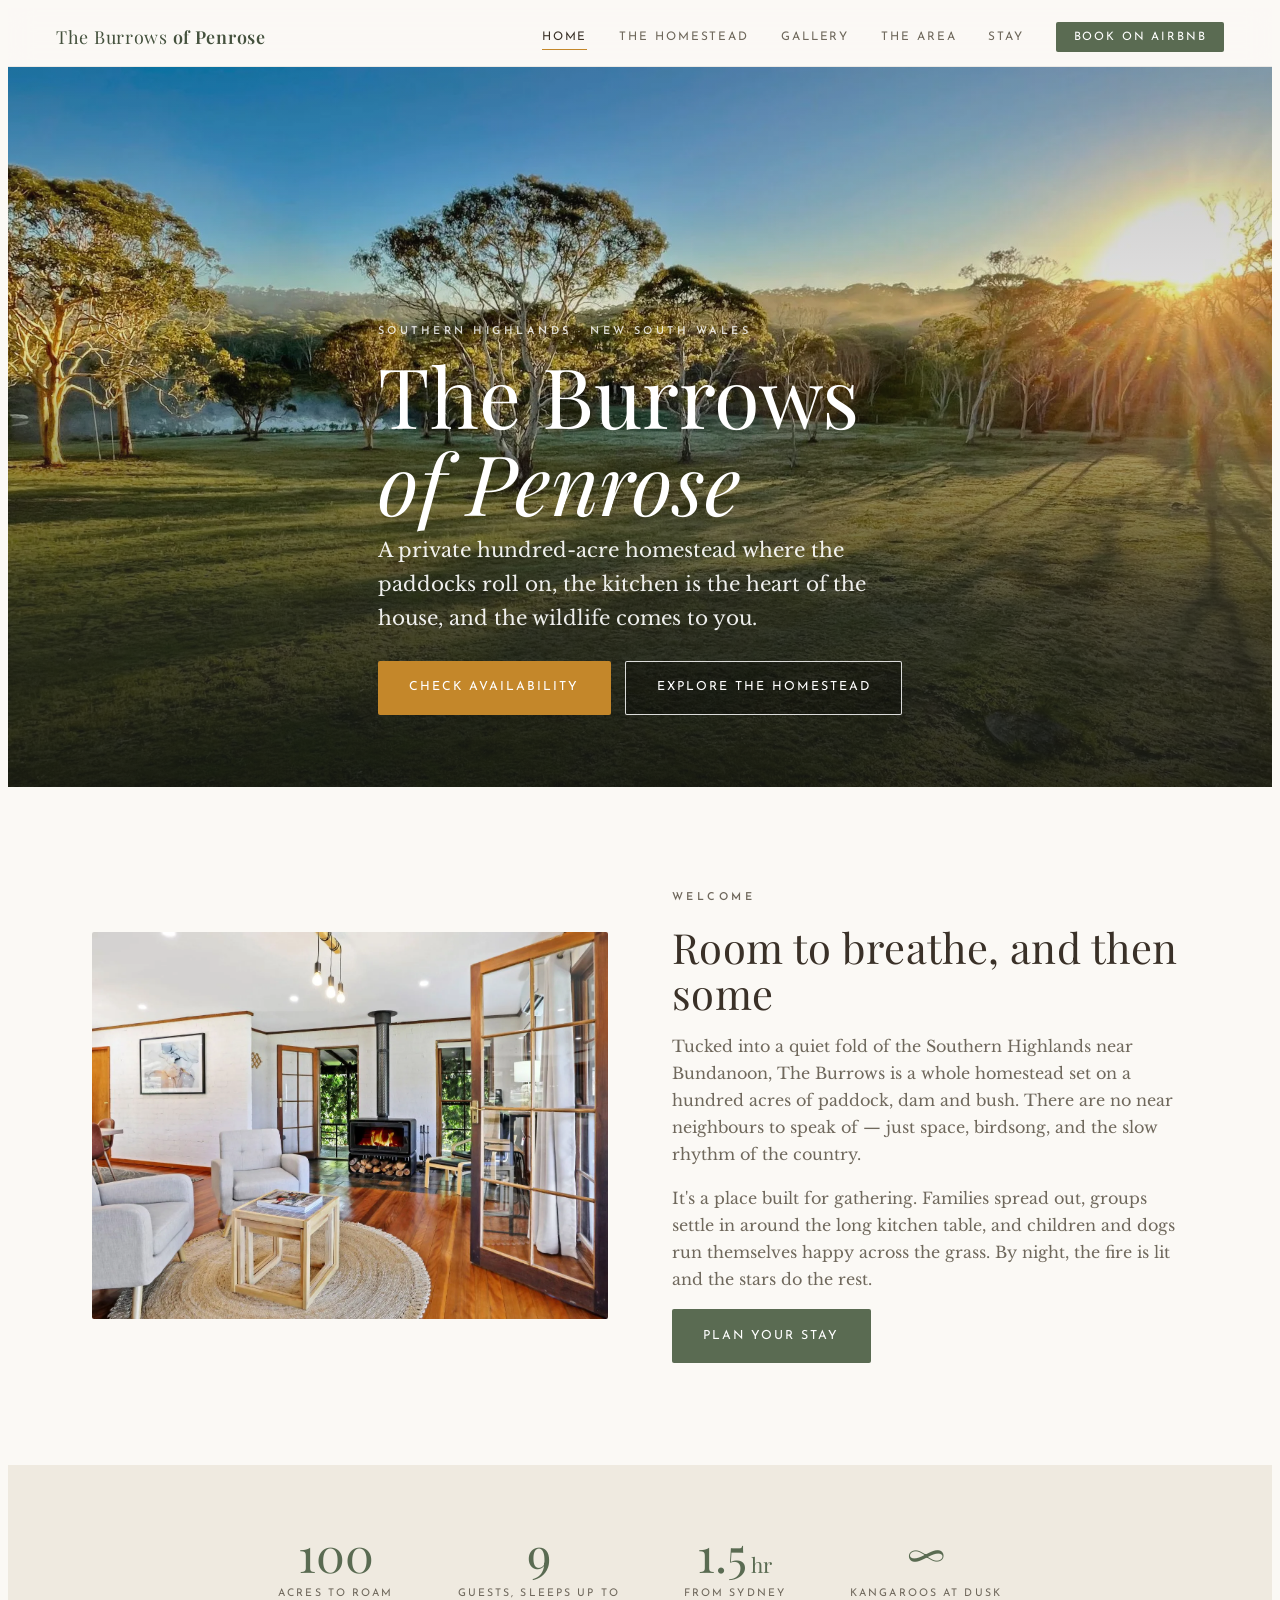
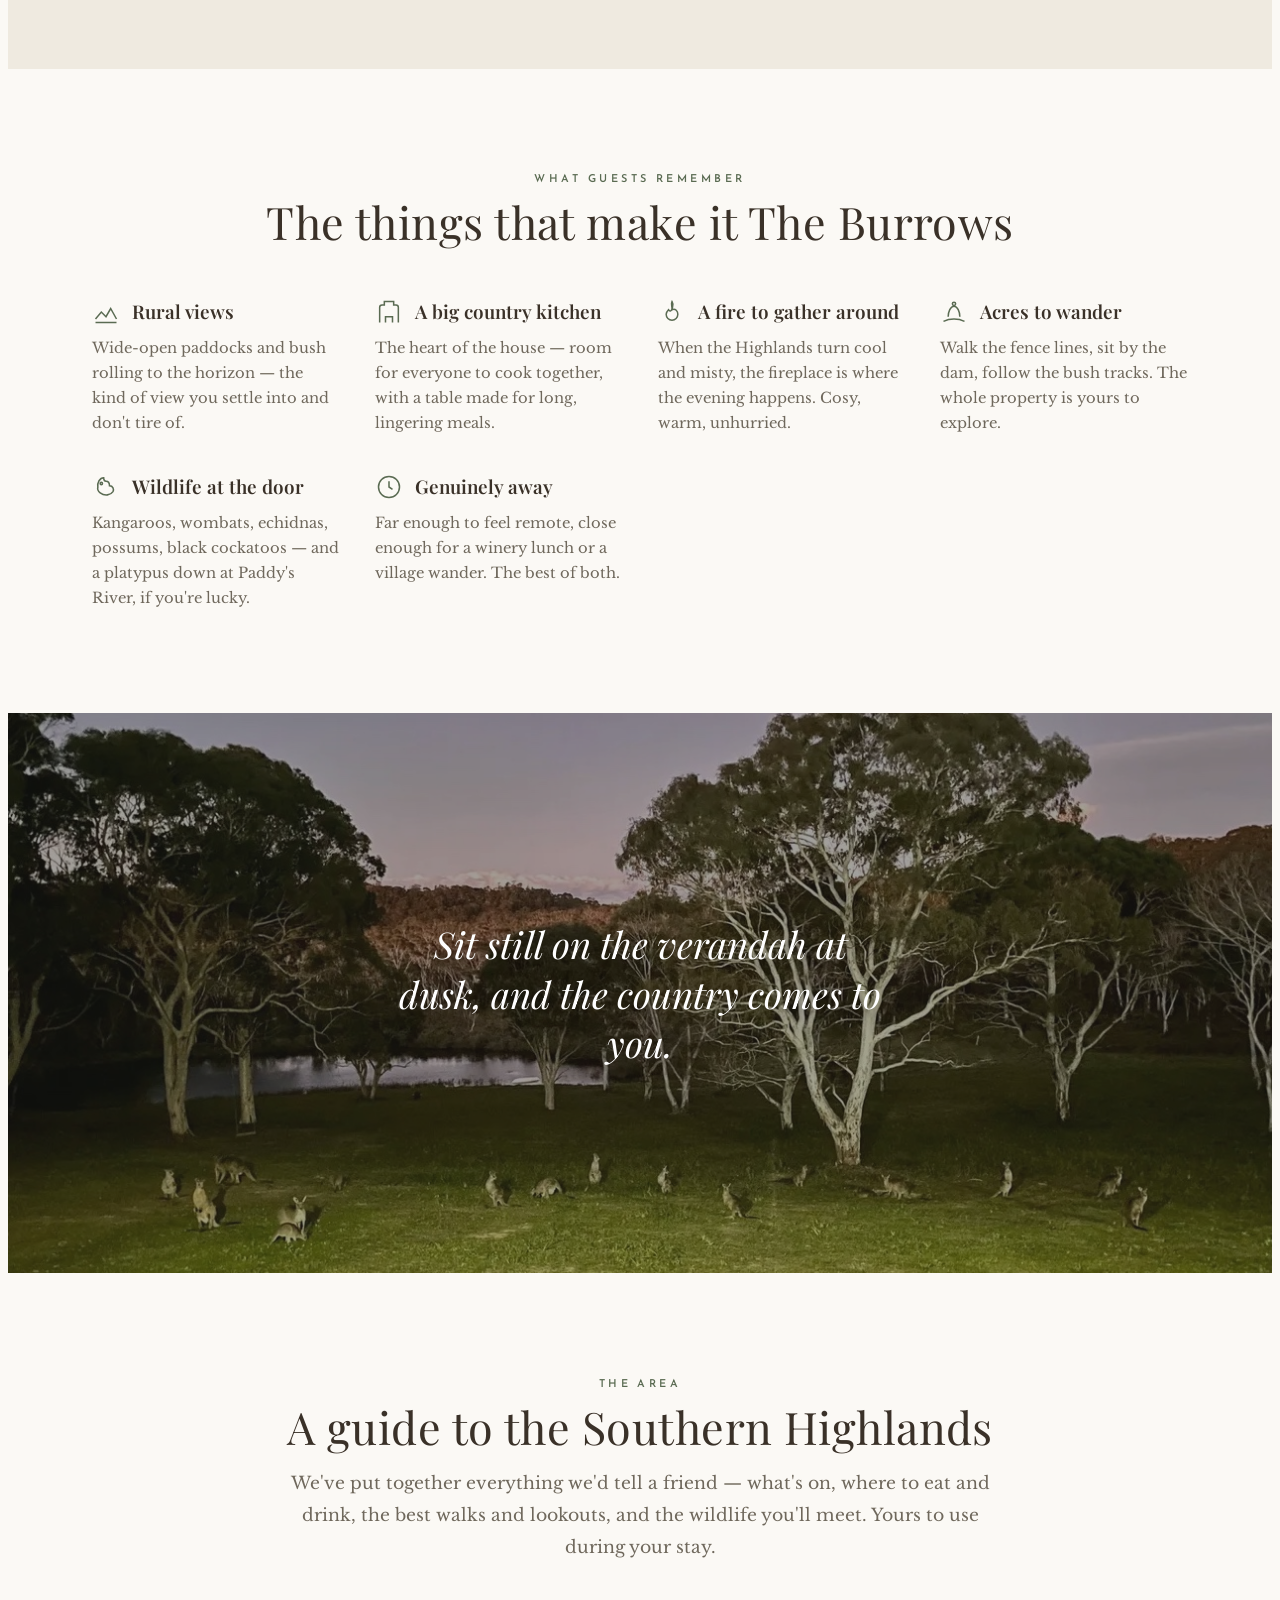
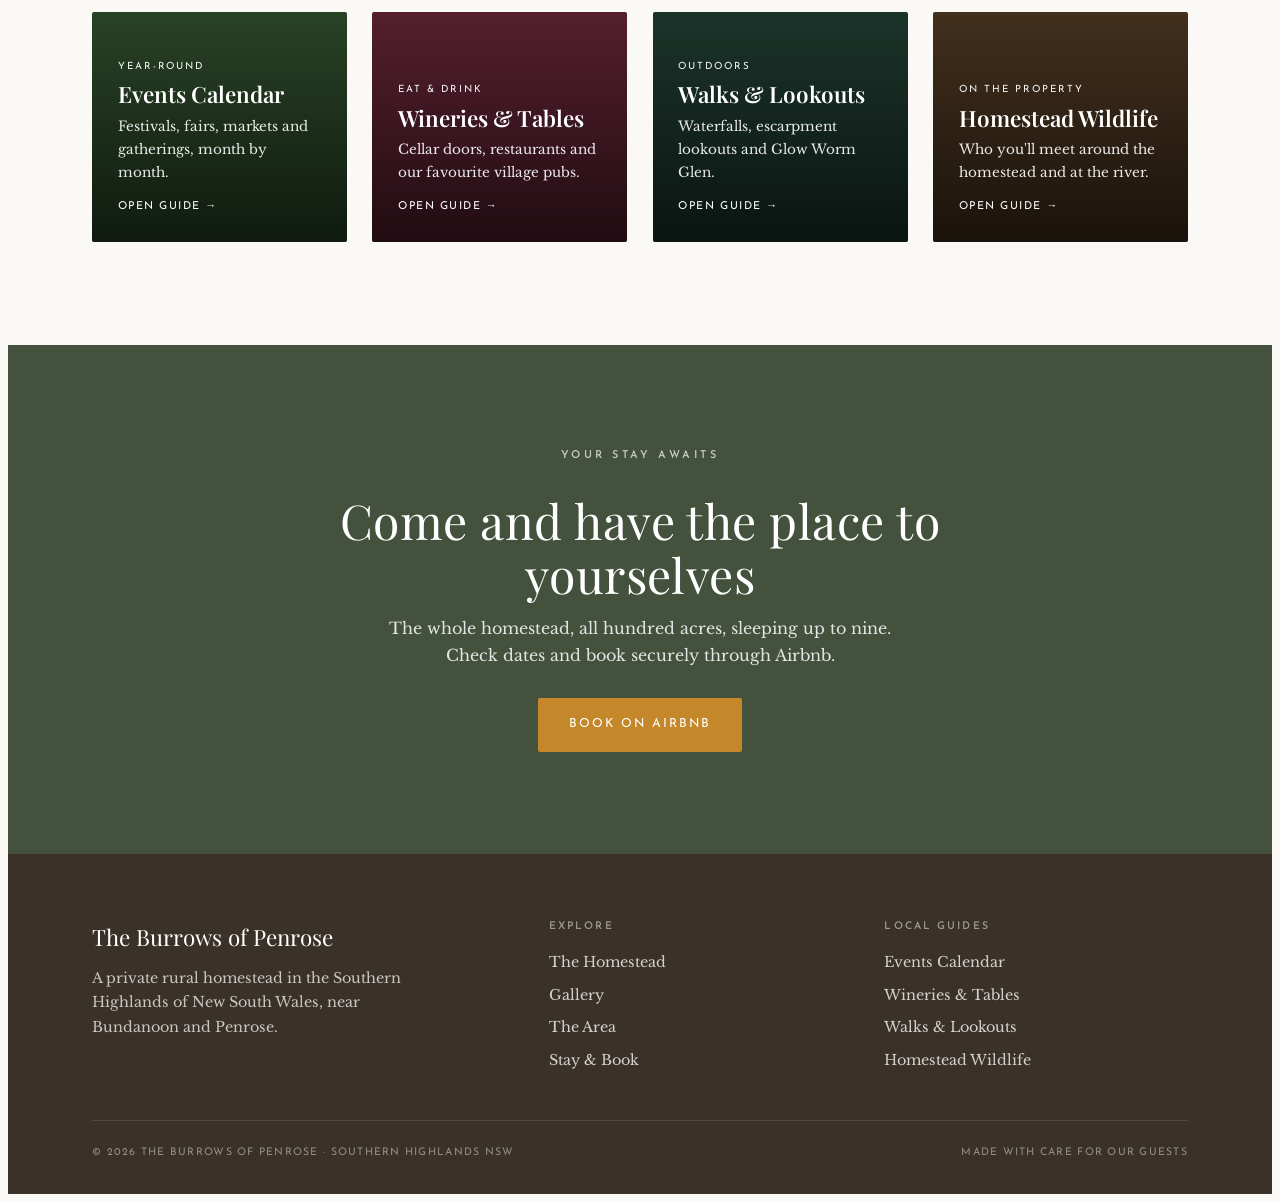
<file: index.html>
<!DOCTYPE html>
<html lang="en-AU">
<head>
<meta charset="UTF-8">
<meta name="viewport" content="width=device-width, initial-scale=1.0">
<title>The Burrows of Penrose — Rural Homestead Retreat, Southern Highlands NSW</title>
<meta name="description" content="A private 100-acre homestead retreat in the Southern Highlands of NSW. Sleeps up to 9 — rural views, abundant wildlife, a big country kitchen and a fireplace to gather around. Book your stay.">
<meta property="og:title" content="The Burrows of Penrose — Southern Highlands NSW">
<meta property="og:description" content="A private 100-acre homestead retreat near Bundanoon. Sleeps up to 9.">
<meta property="og:type" content="website">
<meta property="og:image" content="images/og-image.jpg">
<link rel="preconnect" href="https://fonts.googleapis.com">
<link rel="preconnect" href="https://fonts.gstatic.com" crossorigin>
<link href="https://fonts.googleapis.com/css2?family=Playfair+Display:ital,wght@0,400;0,600;1,400;1,600&family=Libre+Baskerville:ital@0;1&family=Josefin+Sans:wght@300;400;600&display=swap" rel="stylesheet">
<link rel="stylesheet" href="css/site.css">
</head>
<body class="page">

<!-- ============ NAV ============ -->
<nav class="site-nav" aria-label="Primary">
  <a class="site-nav__brand" href="index.html">The Burrows <b>of Penrose</b></a>
  <button class="site-nav__toggle" aria-label="Menu" aria-expanded="false"><span></span><span></span><span></span></button>
  <ul class="site-nav__links">
    <li><a href="index.html" class="is-active">Home</a></li>
    <li><a href="about.html">The Homestead</a></li>
    <li><a href="gallery.html">Gallery</a></li>
    <li><a href="area.html">The Area</a></li>
    <li><a href="book.html">Stay</a></li>
    <!-- EDIT: replace href with your Airbnb listing URL -->
    <li><a class="site-nav__book" href="https://www.airbnb.com.au/rooms/50922948" target="_blank" rel="noopener">Book on Airbnb</a></li>
  </ul>
</nav>

<!-- ============ HERO ============ -->
<header class="hero">
  <img class="hero__img" src="images/hero.jpg" alt="The Burrows of Penrose homestead at golden hour">
  <div class="hero__inner wrap">
    <p class="eyebrow">Southern Highlands · New South Wales</p>
    <h1>The Burrows<br><em>of Penrose</em></h1>
    <p class="hero__sub">A private hundred-acre homestead where the paddocks roll on, the kitchen is the heart of the house, and the wildlife comes to you.</p>
    <!-- EDIT: replace href with your Airbnb listing URL -->
    <a class="btn btn--primary" href="https://www.airbnb.com.au/rooms/50922948" target="_blank" rel="noopener">Check availability</a>
    <a class="btn btn--ghost" href="about.html" style="margin-left:.6rem;">Explore the homestead</a>
  </div>
</header>

<!-- ============ WELCOME ============ -->
<section class="section-pad">
  <div class="wrap split reveal">
    <div class="split__media">
      <img src="images/welcome.jpg" alt="The homestead nestled in its paddocks">
    </div>
    <div>
      <p class="eyebrow">Welcome</p>
      <h2 class="h-display">Room to breathe, and then some</h2>
      <!-- EDIT: this is draft copy — swap in your own words -->
      <p>Tucked into a quiet fold of the Southern Highlands near Bundanoon, The Burrows is a whole homestead set on a hundred acres of paddock, dam and bush. There are no near neighbours to speak of — just space, birdsong, and the slow rhythm of the country.</p>
      <p>It's a place built for gathering. Families spread out, groups settle in around the long kitchen table, and children and dogs run themselves happy across the grass. By night, the fire is lit and the stars do the rest.</p>
      <a class="btn btn--dark" href="book.html">Plan your stay</a>
    </div>
  </div>
</section>

<!-- ============ FACTS STRIP ============ -->
<section class="section-pad--sm tint">
  <div class="wrap facts reveal">
    <div class="fact"><span class="n">100</span><span class="l">Acres to roam</span></div>
    <div class="fact"><span class="n">9</span><span class="l">Guests, sleeps up to</span></div>
    <div class="fact"><span class="n">1.5<small style="font-size:1.3rem;"> hr</small></span><span class="l">From Sydney</span></div>
    <div class="fact"><span class="n">∞</span><span class="l">Kangaroos at dusk</span></div>
  </div>
</section>

<!-- ============ WHAT GUESTS LOVE ============ -->
<section class="section-pad">
  <div class="wrap">
    <div class="section-label reveal">
      <p class="eyebrow">What guests remember</p>
      <h2 class="h-display">The things that make it The Burrows</h2>
    </div>
    <div class="features reveal">
      <div class="feature">
        <div class="feature__header">
          <svg class="feature__icon" viewBox="0 0 24 24" fill="none" stroke="currentColor" stroke-width="1.3"><path d="M3 18l5-6 4 4 4-7 5 9"/><path d="M3 21h18"/></svg>
          <h3>Rural views</h3>
        </div>
        <p>Wide-open paddocks and bush rolling to the horizon — the kind of view you settle into and don't tire of.</p>
      </div>
      <div class="feature">
        <div class="feature__header">
          <svg class="feature__icon" viewBox="0 0 24 24" fill="none" stroke="currentColor" stroke-width="1.3"><path d="M4 21V8a2 2 0 012-2h2V3h8v3h2a2 2 0 012 2v13"/><path d="M9 21v-5h6v5"/></svg>
          <h3>A big country kitchen</h3>
        </div>
        <p>The heart of the house — room for everyone to cook together, with a table made for long, lingering meals.</p>
      </div>
      <div class="feature">
        <div class="feature__header">
          <svg class="feature__icon" viewBox="0 0 24 24" fill="none" stroke="currentColor" stroke-width="1.3"><path d="M12 3c2 3 0 5 0 7 3-1 5 1 5 4a5 5 0 01-10 0c0-2 1-3 2-4 1 2 3 1 3-1 0-3-1-4 0-6z"/></svg>
          <h3>A fire to gather around</h3>
        </div>
        <p>When the Highlands turn cool and misty, the fireplace is where the evening happens. Cosy, warm, unhurried.</p>
      </div>
      <div class="feature">
        <div class="feature__header">
          <svg class="feature__icon" viewBox="0 0 24 24" fill="none" stroke="currentColor" stroke-width="1.3"><path d="M3 20s4-2 9-2 9 2 9 2"/><path d="M7 16c0-4 2-9 5-9s5 5 5 9"/><circle cx="12" cy="5" r="1.4"/></svg>
          <h3>Acres to wander</h3>
        </div>
        <p>Walk the fence lines, sit by the dam, follow the bush tracks. The whole property is yours to explore.</p>
      </div>
      <div class="feature">
        <div class="feature__header">
          <svg class="feature__icon" viewBox="0 0 24 24" fill="none" stroke="currentColor" stroke-width="1.3"><path d="M5 13c-1-5 2-9 5-9 0 2 1 3 2 3 2 0 3 2 3 4 3 0 4 3 3 5-2 3-7 4-11 1-2-1.5-2.5-3-2-5z"/><circle cx="8" cy="9" r="1"/></svg>
          <h3>Wildlife at the door</h3>
        </div>
        <p>Kangaroos, wombats, echidnas, possums, black cockatoos — and a platypus down at Paddy's River, if you're lucky.</p>
      </div>
      <div class="feature">
        <div class="feature__header">
          <svg class="feature__icon" viewBox="0 0 24 24" fill="none" stroke="currentColor" stroke-width="1.3"><circle cx="12" cy="12" r="9"/><path d="M12 7v5l3 2"/></svg>
          <h3>Genuinely away</h3>
        </div>
        <p>Far enough to feel remote, close enough for a winery lunch or a village wander. The best of both.</p>
      </div>
    </div>
  </div>
</section>

<!-- ============ IMAGE BAND ============ -->
<section class="band">
  <img src="images/feature-wildlife.jpg" alt="Kangaroos grazing at dusk">
  <p class="band__quote">Sit still on the verandah at dusk, and the country comes to you.</p>
</section>

<!-- ============ THE AREA TEASER ============ -->
<section class="section-pad">
  <div class="wrap">
    <div class="section-label reveal">
      <p class="eyebrow">The Area</p>
      <h2 class="h-display">A guide to the Southern Highlands</h2>
      <p class="lede" style="max-width:60ch;margin:1rem auto 0;">We've put together everything we'd tell a friend — what's on, where to eat and drink, the best walks and lookouts, and the wildlife you'll meet. Yours to use during your stay.</p>
    </div>
    <div class="guide-grid reveal">
      <a class="guide-card gc-events" href="guides/events.html">
        <span class="gc-eyebrow">Year-round</span>
        <h3>Events Calendar</h3>
        <p>Festivals, fairs, markets and gatherings, month by month.</p>
        <span class="gc-go">Open guide →</span>
      </a>
      <a class="guide-card gc-food" href="guides/food-and-drink.html">
        <span class="gc-eyebrow">Eat &amp; Drink</span>
        <h3>Wineries &amp; Tables</h3>
        <p>Cellar doors, restaurants and our favourite village pubs.</p>
        <span class="gc-go">Open guide →</span>
      </a>
      <a class="guide-card gc-nature" href="guides/nature.html">
        <span class="gc-eyebrow">Outdoors</span>
        <h3>Walks &amp; Lookouts</h3>
        <p>Waterfalls, escarpment lookouts and Glow Worm Glen.</p>
        <span class="gc-go">Open guide →</span>
      </a>
      <a class="guide-card gc-wildlife" href="guides/wildlife.html">
        <span class="gc-eyebrow">On the property</span>
        <h3>Homestead Wildlife</h3>
        <p>Who you'll meet around the homestead and at the river.</p>
        <span class="gc-go">Open guide →</span>
      </a>
    </div>
  </div>
</section>

<!-- ============ BOOKING CTA ============ -->
<section class="section-pad cta">
  <div class="wrap wrap--narrow reveal">
    <p class="eyebrow">Your stay awaits</p>
    <h2 class="h-display">Come and have the place to yourselves</h2>
    <p>The whole homestead, all hundred acres, sleeping up to nine. Check dates and book securely through Airbnb.</p>
    <!-- EDIT: replace href with your Airbnb listing URL -->
    <a class="btn btn--primary" href="https://www.airbnb.com.au/rooms/50922948" target="_blank" rel="noopener">Book on Airbnb</a>
  </div>
</section>

<!-- ============ FOOTER ============ -->
<footer class="site-footer">
  <div class="wrap">
    <div class="site-footer__grid">
      <div>
        <div class="site-footer__brand">The Burrows of Penrose</div>
        <p>A private rural homestead in the Southern Highlands of New South Wales, near Bundanoon and Penrose.</p>
      </div>
      <div>
        <h4>Explore</h4>
        <ul>
          <li><a href="about.html">The Homestead</a></li>
          <li><a href="gallery.html">Gallery</a></li>
          <li><a href="area.html">The Area</a></li>
          <li><a href="book.html">Stay &amp; Book</a></li>
        </ul>
      </div>
      <div>
        <h4>Local Guides</h4>
        <ul>
          <li><a href="guides/events.html">Events Calendar</a></li>
          <li><a href="guides/food-and-drink.html">Wineries &amp; Tables</a></li>
          <li><a href="guides/nature.html">Walks &amp; Lookouts</a></li>
          <li><a href="guides/wildlife.html">Homestead Wildlife</a></li>
        </ul>
      </div>
    </div>
    <div class="site-footer__base">
      <span>© 2026 The Burrows of Penrose · Southern Highlands NSW</span>
      <span>Made with care for our guests</span>
    </div>
  </div>
</footer>

<script src="js/site.js"></script>
</body>
</html>
</file>
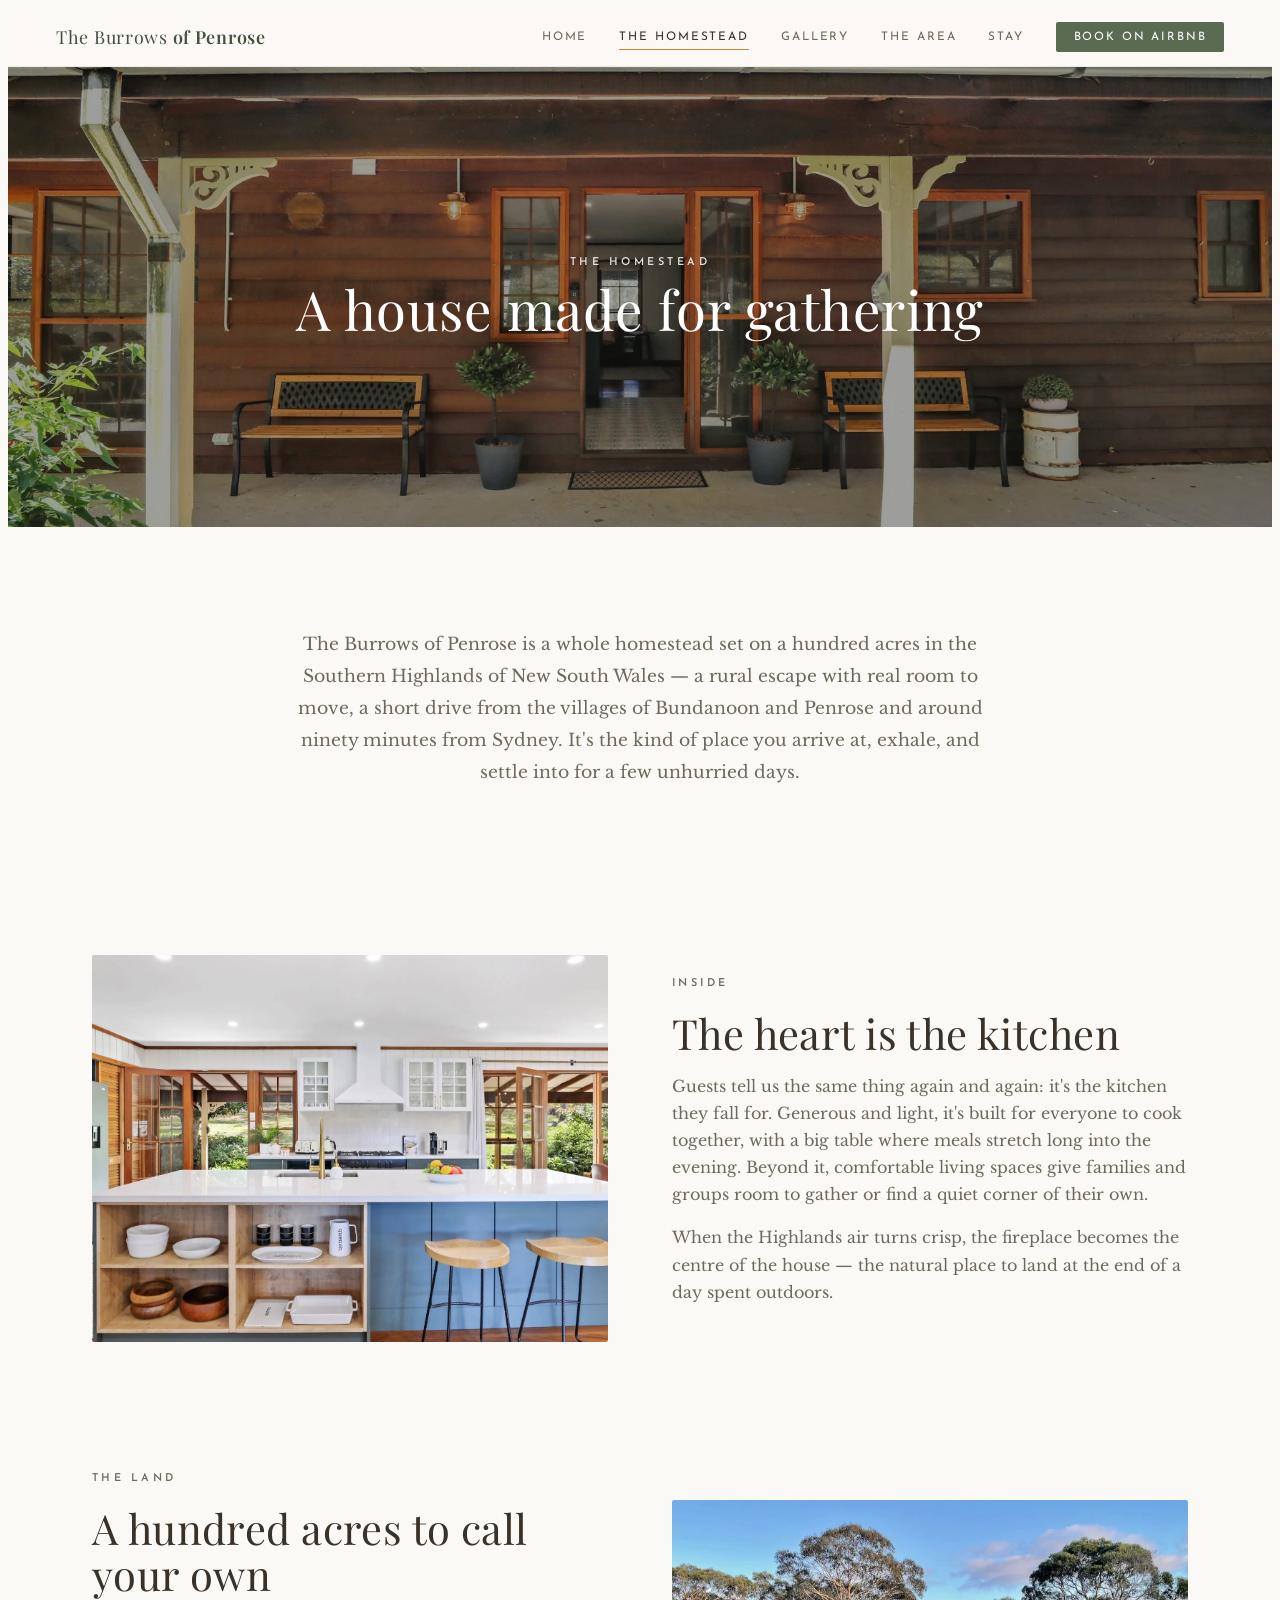
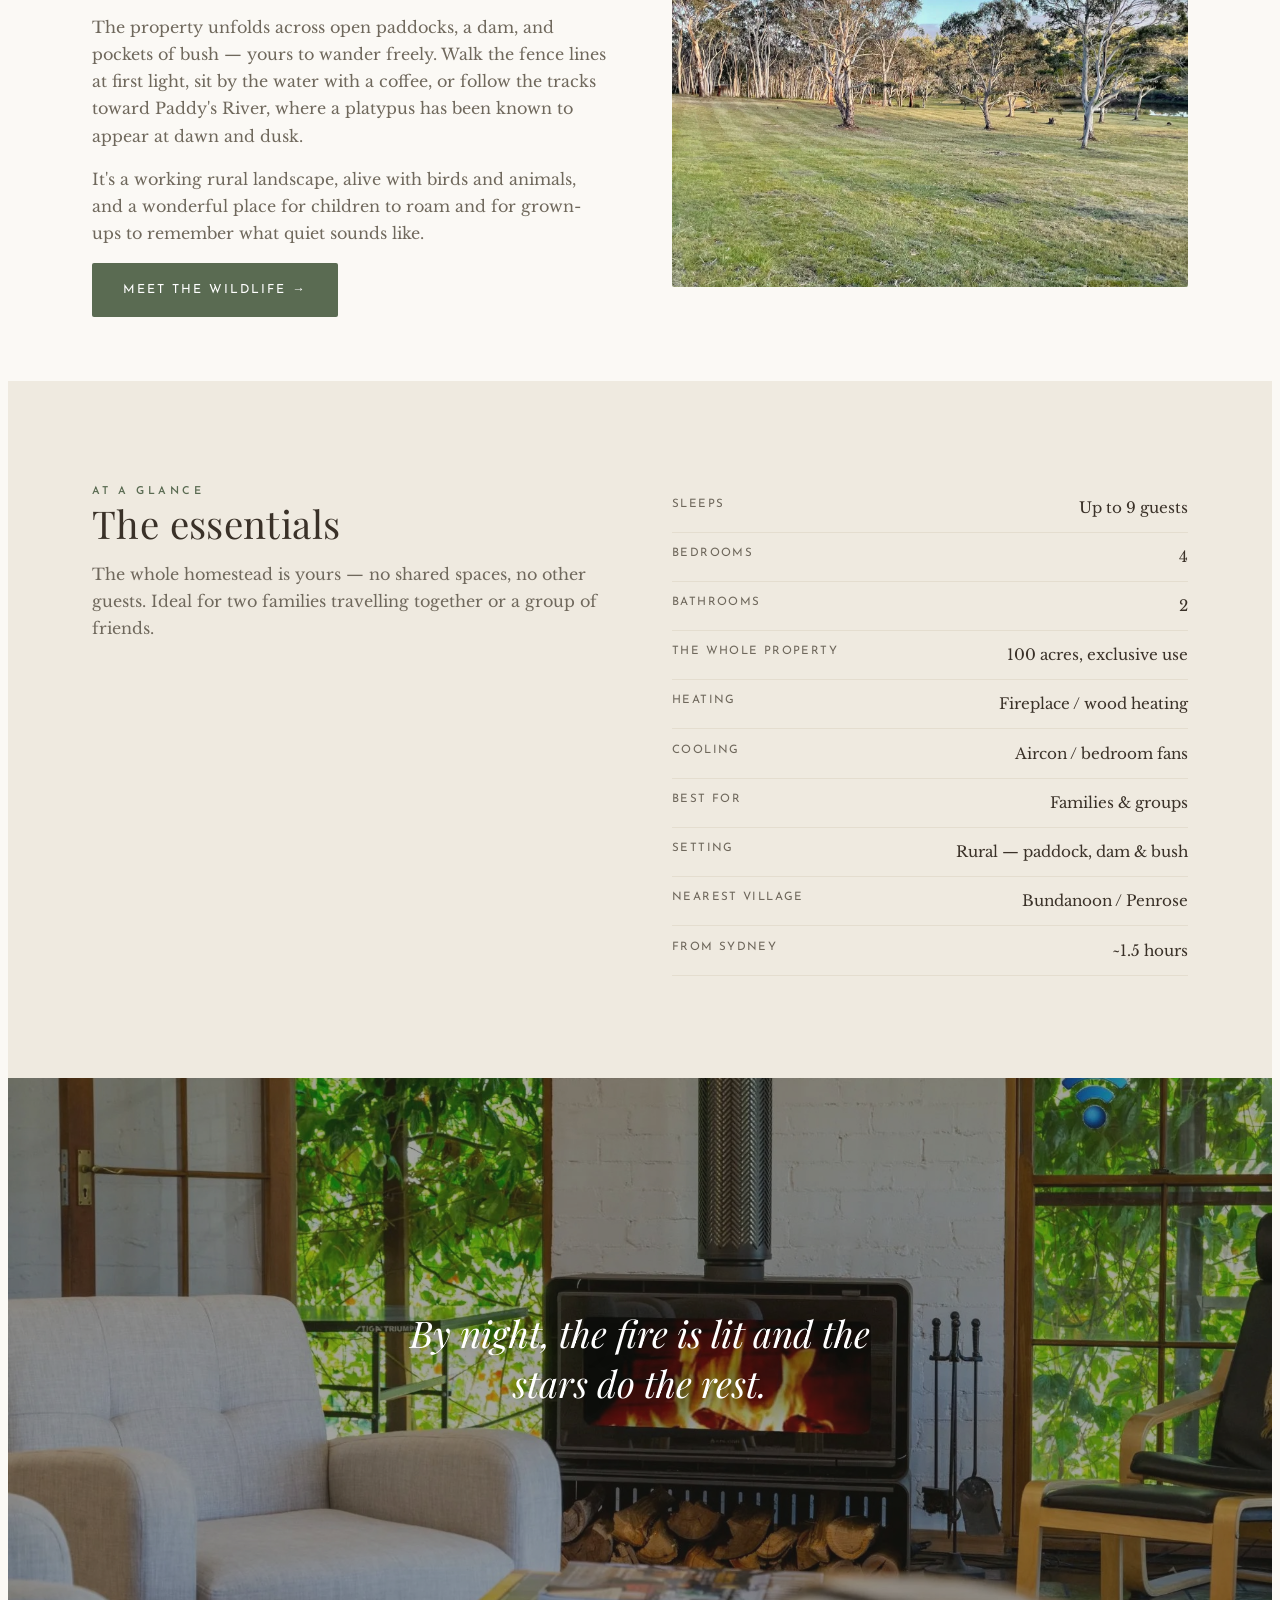
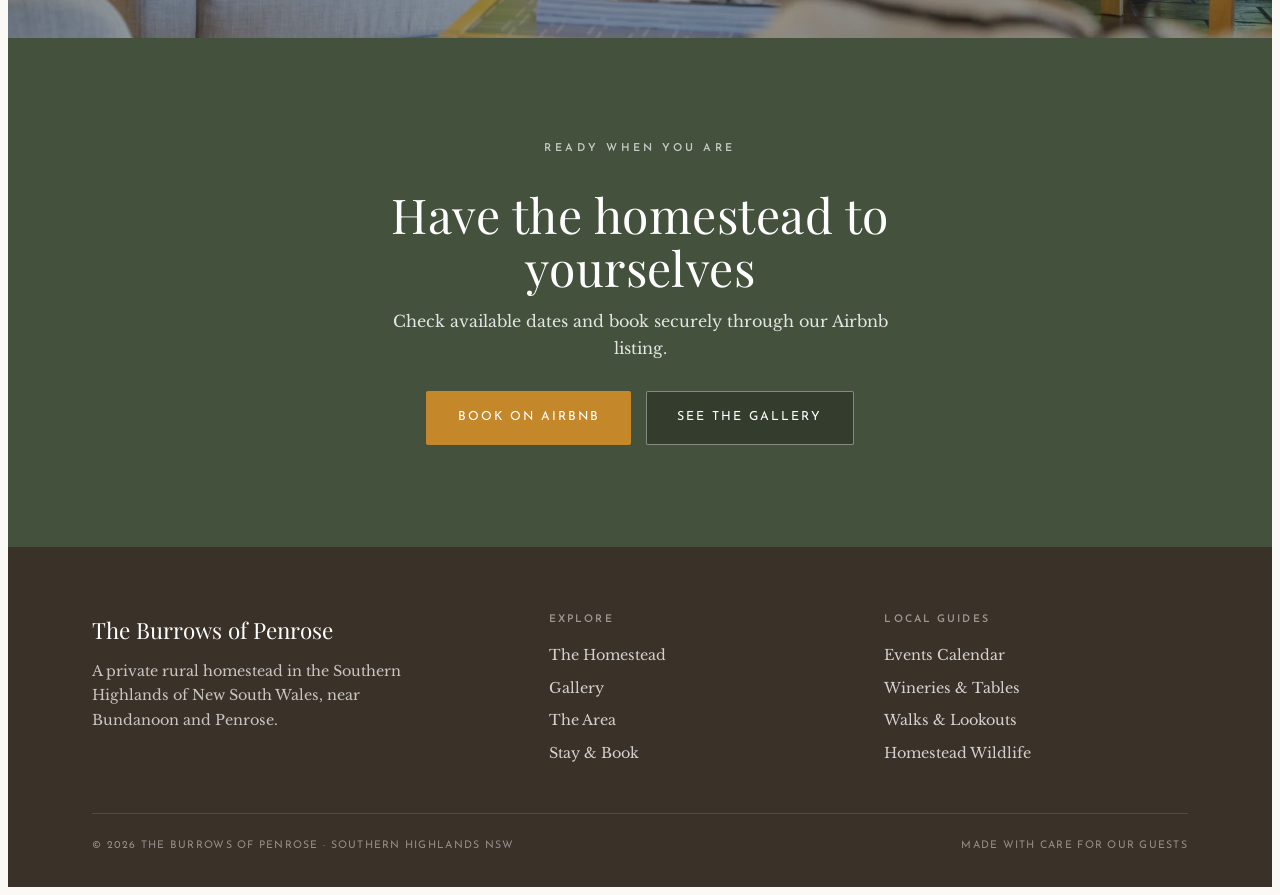
<file: about.html>
<!DOCTYPE html>
<html lang="en-AU">
<head>
<meta charset="UTF-8">
<meta name="viewport" content="width=device-width, initial-scale=1.0">
<title>The Homestead — The Burrows of Penrose</title>
<meta name="description" content="A whole 100-acre homestead in the Southern Highlands sleeping up to 9. A big country kitchen, a fireplace, paddocks, dam and bush — room for families and groups to spread out.">
<meta property="og:title" content="The Homestead — The Burrows of Penrose">
<meta property="og:image" content="images/og-image.jpg">
<link rel="preconnect" href="https://fonts.googleapis.com">
<link rel="preconnect" href="https://fonts.gstatic.com" crossorigin>
<link href="https://fonts.googleapis.com/css2?family=Playfair+Display:ital,wght@0,400;0,600;1,400;1,600&family=Libre+Baskerville:ital@0;1&family=Josefin+Sans:wght@300;400;600&display=swap" rel="stylesheet">
<link rel="stylesheet" href="css/site.css">
</head>
<body class="page">

<nav class="site-nav" aria-label="Primary">
  <a class="site-nav__brand" href="index.html">The Burrows <b>of Penrose</b></a>
  <button class="site-nav__toggle" aria-label="Menu" aria-expanded="false"><span></span><span></span><span></span></button>
  <ul class="site-nav__links">
    <li><a href="index.html">Home</a></li>
    <li><a href="about.html" class="is-active">The Homestead</a></li>
    <li><a href="gallery.html">Gallery</a></li>
    <li><a href="area.html">The Area</a></li>
    <li><a href="book.html">Stay</a></li>
    <li><a class="site-nav__book" href="https://www.airbnb.com.au/rooms/50922948" target="_blank" rel="noopener">Book on Airbnb</a></li>
  </ul>
</nav>

<!-- page hero (compact) -->
<header class="band" style="height:clamp(300px,40vw,460px);">
  <img src="images/about-homestead.jpg" alt="The homestead exterior">
  <div style="position:relative;z-index:1;text-align:center;">
    <p class="eyebrow" style="color:rgba(255,255,255,.85)">The Homestead</p>
    <h1 class="h-display" style="color:#fff;font-size:clamp(2.2rem,5vw,3.4rem);margin-top:.4rem;">A house made for gathering</h1>
  </div>
</header>

<!-- intro -->
<section class="section-pad">
  <div class="wrap wrap--narrow reveal" style="text-align:center;">
    <!-- EDIT: draft copy — replace with your own story -->
    <p class="lede">The Burrows of Penrose is a whole homestead set on a hundred acres in the Southern Highlands of New South Wales — a rural escape with real room to move, a short drive from the villages of Bundanoon and Penrose and around ninety minutes from Sydney. It's the kind of place you arrive at, exhale, and settle into for a few unhurried days.</p>
  </div>
</section>

<!-- the house -->
<section class="section-pad--sm">
  <div class="wrap split reveal">
    <div class="split__media"><img src="images/about-inside.jpg" alt="Inside the homestead — living and kitchen"></div>
    <div>
      <p class="eyebrow">Inside</p>
      <h2 class="h-display">The heart is the kitchen</h2>
      <!-- EDIT -->
      <p>Guests tell us the same thing again and again: it's the kitchen they fall for. Generous and light, it's built for everyone to cook together, with a big table where meals stretch long into the evening. Beyond it, comfortable living spaces give families and groups room to gather or find a quiet corner of their own.</p>
      <p>When the Highlands air turns crisp, the fireplace becomes the centre of the house — the natural place to land at the end of a day spent outdoors.</p>
    </div>
  </div>
</section>

<!-- the land -->
<section class="section-pad--sm">
  <div class="wrap split split--flip reveal">
    <div class="split__media"><img src="images/about-land.jpg" alt="Paddocks, dam and bush across the property"></div>
    <div>
      <p class="eyebrow">The land</p>
      <h2 class="h-display">A hundred acres to call your own</h2>
      <!-- EDIT -->
      <p>The property unfolds across open paddocks, a dam, and pockets of bush — yours to wander freely. Walk the fence lines at first light, sit by the water with a coffee, or follow the tracks toward Paddy's River, where a platypus has been known to appear at dawn and dusk.</p>
      <p>It's a working rural landscape, alive with birds and animals, and a wonderful place for children to roam and for grown-ups to remember what quiet sounds like.</p>
      <a class="btn btn--dark" href="guides/wildlife.html">Meet the wildlife →</a>
    </div>
  </div>
</section>

<!-- fast facts -->
<section class="section-pad tint">
  <div class="wrap essentials-grid">
    <div class="reveal">
      <p class="eyebrow">At a glance</p>
      <h2 class="h-display" style="font-size:clamp(1.8rem,4vw,2.4rem);">The essentials</h2>
      <p style="color:var(--stone);margin-top:1rem;">The whole homestead is yours — no shared spaces, no other guests. Ideal for two families travelling together or a group of friends.</p>
    </div>
    <!-- EDIT: confirm/replace the bracketed values below -->
    <ul class="deflist reveal">
      <li><span>Sleeps</span><span>Up to 9 guests</span></li>
      <li><span>Bedrooms</span><span>4</span></li>
      <li><span>Bathrooms</span><span>2</span></li>
      <li><span>The whole property</span><span>100 acres, exclusive use</span></li>
      <li><span>Heating</span><span>Fireplace / wood heating</span></li>
      <li><span>Cooling</span><span>Aircon / bedroom fans</span></li>
      <li><span>Best for</span><span>Families &amp; groups</span></li>
      <li><span>Setting</span><span>Rural — paddock, dam &amp; bush</span></li>
      <li><span>Nearest village</span><span>Bundanoon / Penrose</span></li>
      <li><span>From Sydney</span><span>~1.5 hours</span></li>
    </ul>
  </div>
</section>

<!-- band -->
<section class="band">
  <img src="images/feature-fireplace.jpg" alt="The fireplace lit in the evening">
  <p class="band__quote">By night, the fire is lit and the stars do the rest.</p>
</section>

<!-- CTA -->
<section class="section-pad cta">
  <div class="wrap wrap--narrow reveal">
    <p class="eyebrow">Ready when you are</p>
    <h2 class="h-display">Have the homestead to yourselves</h2>
    <p>Check available dates and book securely through our Airbnb listing.</p>
    <a class="btn btn--primary" href="https://www.airbnb.com.au/rooms/50922948" target="_blank" rel="noopener">Book on Airbnb</a>
    <a class="btn btn--ghost" href="gallery.html" style="margin-left:.6rem;border-color:rgba(255,255,255,.4);">See the gallery</a>
  </div>
</section>

<footer class="site-footer">
  <div class="wrap">
    <div class="site-footer__grid">
      <div>
        <div class="site-footer__brand">The Burrows of Penrose</div>
        <p>A private rural homestead in the Southern Highlands of New South Wales, near Bundanoon and Penrose.</p>
      </div>
      <div>
        <h4>Explore</h4>
        <ul>
          <li><a href="about.html">The Homestead</a></li>
          <li><a href="gallery.html">Gallery</a></li>
          <li><a href="area.html">The Area</a></li>
          <li><a href="book.html">Stay &amp; Book</a></li>
        </ul>
      </div>
      <div>
        <h4>Local Guides</h4>
        <ul>
          <li><a href="guides/events.html">Events Calendar</a></li>
          <li><a href="guides/food-and-drink.html">Wineries &amp; Tables</a></li>
          <li><a href="guides/nature.html">Walks &amp; Lookouts</a></li>
          <li><a href="guides/wildlife.html">Homestead Wildlife</a></li>
        </ul>
      </div>
    </div>
    <div class="site-footer__base">
      <span>© 2026 The Burrows of Penrose · Southern Highlands NSW</span>
      <span>Made with care for our guests</span>
    </div>
  </div>
</footer>

<script src="js/site.js"></script>
</body>
</html>
</file>
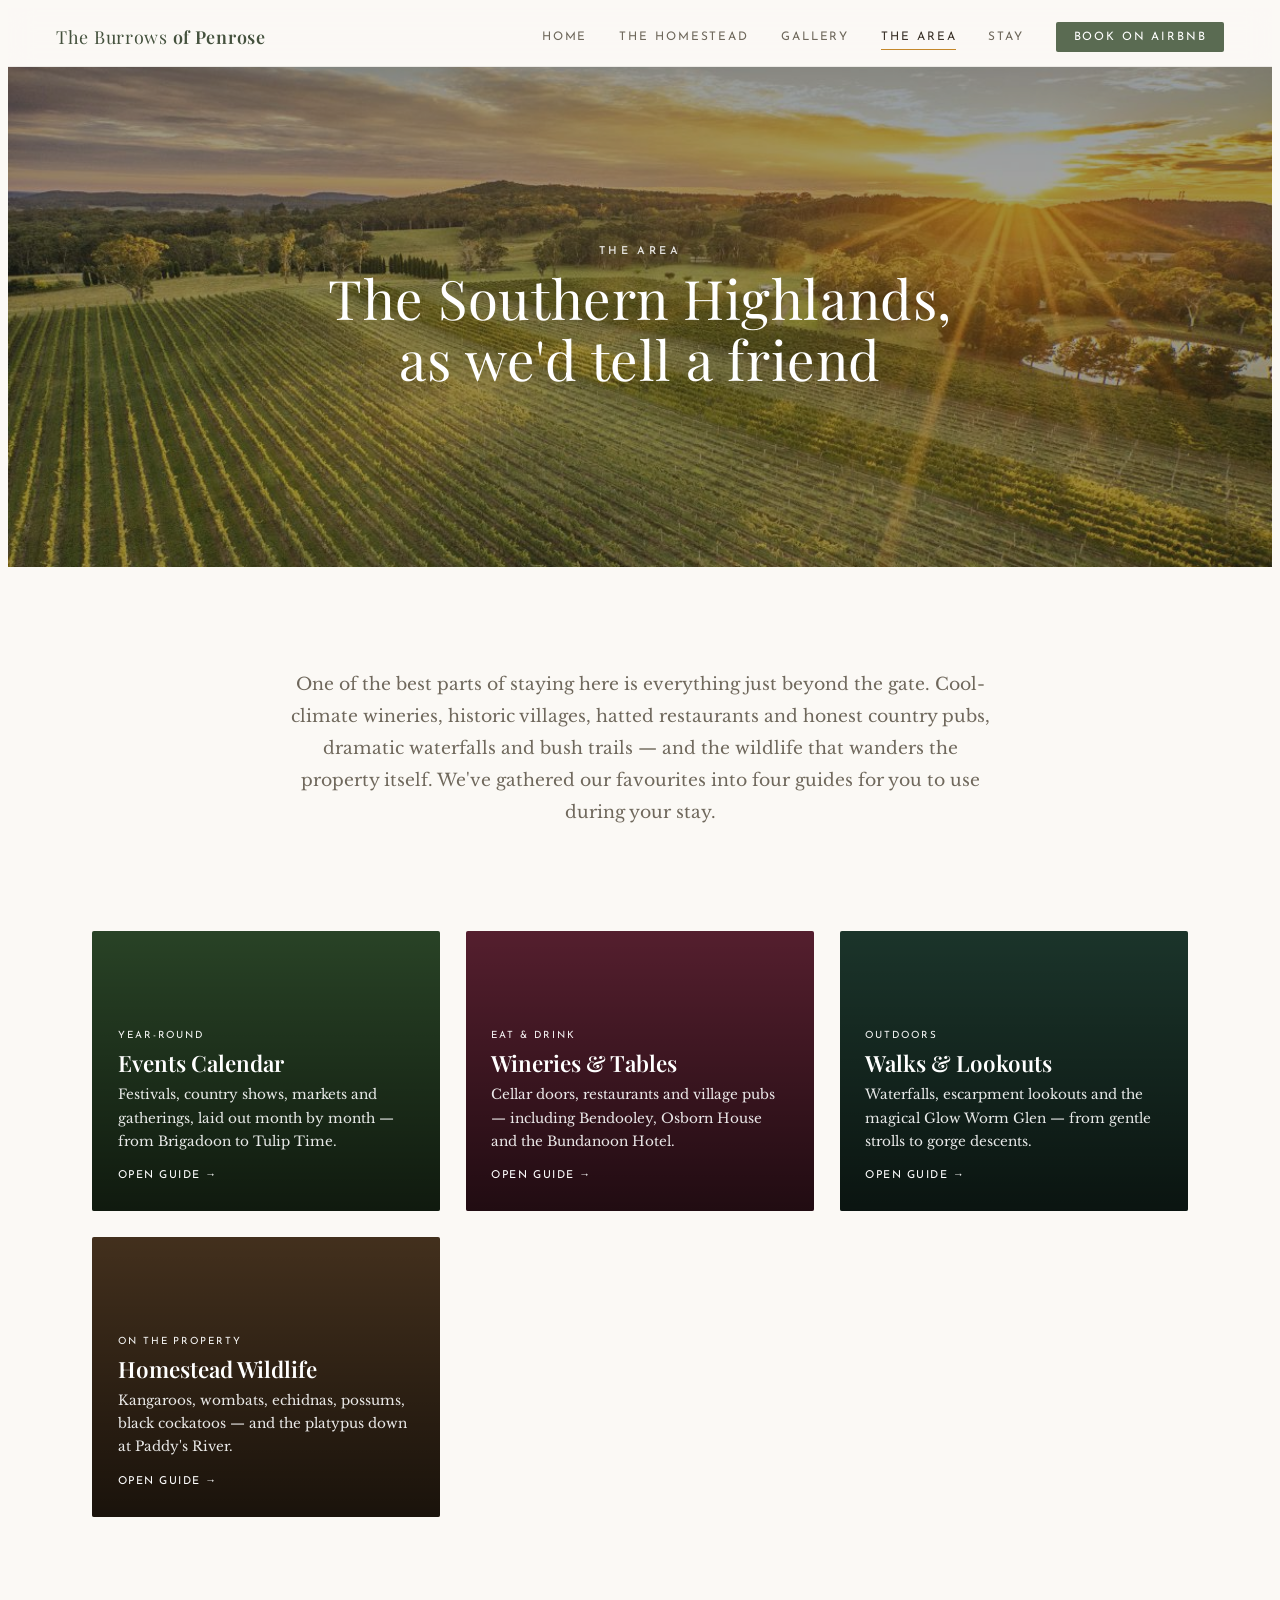
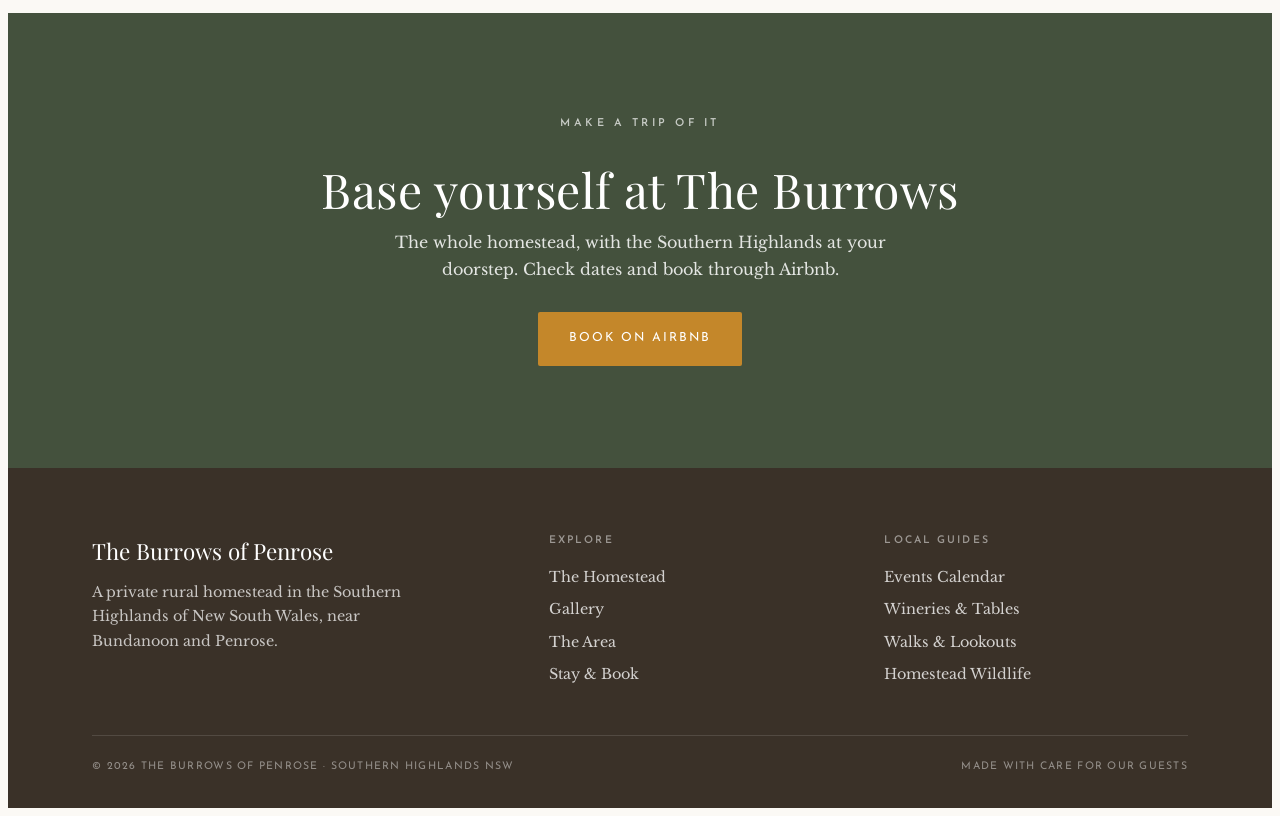
<file: area.html>
<!DOCTYPE html>
<html lang="en-AU">
<head>
<meta charset="UTF-8">
<meta name="viewport" content="width=device-width, initial-scale=1.0">
<title>The Area — The Burrows of Penrose</title>
<meta name="description" content="Our insider guide to the Southern Highlands: what's on through the year, the best wineries and tables, walks and lookouts, and the wildlife around the homestead.">
<meta property="og:image" content="images/og-image.jpg">
<link rel="preconnect" href="https://fonts.googleapis.com">
<link rel="preconnect" href="https://fonts.gstatic.com" crossorigin>
<link href="https://fonts.googleapis.com/css2?family=Playfair+Display:ital,wght@0,400;0,600;1,400;1,600&family=Libre+Baskerville:ital@0;1&family=Josefin+Sans:wght@300;400;600&display=swap" rel="stylesheet">
<link rel="stylesheet" href="css/site.css">
</head>
<body class="page">

<nav class="site-nav" aria-label="Primary">
  <a class="site-nav__brand" href="index.html">The Burrows <b>of Penrose</b></a>
  <button class="site-nav__toggle" aria-label="Menu" aria-expanded="false"><span></span><span></span><span></span></button>
  <ul class="site-nav__links">
    <li><a href="index.html">Home</a></li>
    <li><a href="about.html">The Homestead</a></li>
    <li><a href="gallery.html">Gallery</a></li>
    <li><a href="area.html" class="is-active">The Area</a></li>
    <li><a href="book.html">Stay</a></li>
    <li><a class="site-nav__book" href="https://www.airbnb.com.au/rooms/50922948" target="_blank" rel="noopener">Book on Airbnb</a></li>
  </ul>
</nav>

<header class="band" style="height:clamp(320px,42vw,500px);">
  <img src="images/area-hero.jpg" alt="The rolling Southern Highlands landscape">
  <div style="position:relative;z-index:1;text-align:center;">
    <p class="eyebrow" style="color:rgba(255,255,255,.85)">The Area</p>
    <h1 class="h-display" style="color:#fff;font-size:clamp(2.2rem,5vw,3.4rem);margin-top:.4rem;">The Southern Highlands,<br>as we'd tell a friend</h1>
  </div>
</header>

<section class="section-pad">
  <div class="wrap wrap--narrow reveal" style="text-align:center;">
    <p class="lede">One of the best parts of staying here is everything just beyond the gate. Cool-climate wineries, historic villages, hatted restaurants and honest country pubs, dramatic waterfalls and bush trails — and the wildlife that wanders the property itself. We've gathered our favourites into four guides for you to use during your stay.</p>
  </div>
</section>

<section style="padding:0 0 clamp(3.5rem,8vw,6rem);">
  <div class="wrap">
    <div class="guide-grid reveal" style="grid-template-columns:repeat(auto-fit,minmax(260px,1fr));">
      <a class="guide-card gc-events" href="guides/events.html" style="min-height:280px;">
        <span class="gc-eyebrow">Year-round</span>
        <h3>Events Calendar</h3>
        <p>Festivals, country shows, markets and gatherings, laid out month by month — from Brigadoon to Tulip Time.</p>
        <span class="gc-go">Open guide →</span>
      </a>
      <a class="guide-card gc-food" href="guides/food-and-drink.html" style="min-height:280px;">
        <span class="gc-eyebrow">Eat &amp; Drink</span>
        <h3>Wineries &amp; Tables</h3>
        <p>Cellar doors, restaurants and village pubs — including Bendooley, Osborn House and the Bundanoon Hotel.</p>
        <span class="gc-go">Open guide →</span>
      </a>
      <a class="guide-card gc-nature" href="guides/nature.html" style="min-height:280px;">
        <span class="gc-eyebrow">Outdoors</span>
        <h3>Walks &amp; Lookouts</h3>
        <p>Waterfalls, escarpment lookouts and the magical Glow Worm Glen — from gentle strolls to gorge descents.</p>
        <span class="gc-go">Open guide →</span>
      </a>
      <a class="guide-card gc-wildlife" href="guides/wildlife.html" style="min-height:280px;">
        <span class="gc-eyebrow">On the property</span>
        <h3>Homestead Wildlife</h3>
        <p>Kangaroos, wombats, echidnas, possums, black cockatoos — and the platypus down at Paddy's River.</p>
        <span class="gc-go">Open guide →</span>
      </a>
    </div>
  </div>
</section>

<section class="section-pad cta">
  <div class="wrap wrap--narrow reveal">
    <p class="eyebrow">Make a trip of it</p>
    <h2 class="h-display">Base yourself at The Burrows</h2>
    <p>The whole homestead, with the Southern Highlands at your doorstep. Check dates and book through Airbnb.</p>
    <a class="btn btn--primary" href="https://www.airbnb.com.au/rooms/50922948" target="_blank" rel="noopener">Book on Airbnb</a>
  </div>
</section>

<footer class="site-footer">
  <div class="wrap">
    <div class="site-footer__grid">
      <div>
        <div class="site-footer__brand">The Burrows of Penrose</div>
        <p>A private rural homestead in the Southern Highlands of New South Wales, near Bundanoon and Penrose.</p>
      </div>
      <div>
        <h4>Explore</h4>
        <ul>
          <li><a href="about.html">The Homestead</a></li>
          <li><a href="gallery.html">Gallery</a></li>
          <li><a href="area.html">The Area</a></li>
          <li><a href="book.html">Stay &amp; Book</a></li>
        </ul>
      </div>
      <div>
        <h4>Local Guides</h4>
        <ul>
          <li><a href="guides/events.html">Events Calendar</a></li>
          <li><a href="guides/food-and-drink.html">Wineries &amp; Tables</a></li>
          <li><a href="guides/nature.html">Walks &amp; Lookouts</a></li>
          <li><a href="guides/wildlife.html">Homestead Wildlife</a></li>
        </ul>
      </div>
    </div>
    <div class="site-footer__base">
      <span>© 2026 The Burrows of Penrose · Southern Highlands NSW</span>
      <span>Made with care for our guests</span>
    </div>
  </div>
</footer>

<script src="js/site.js"></script>
</body>
</html>
</file>
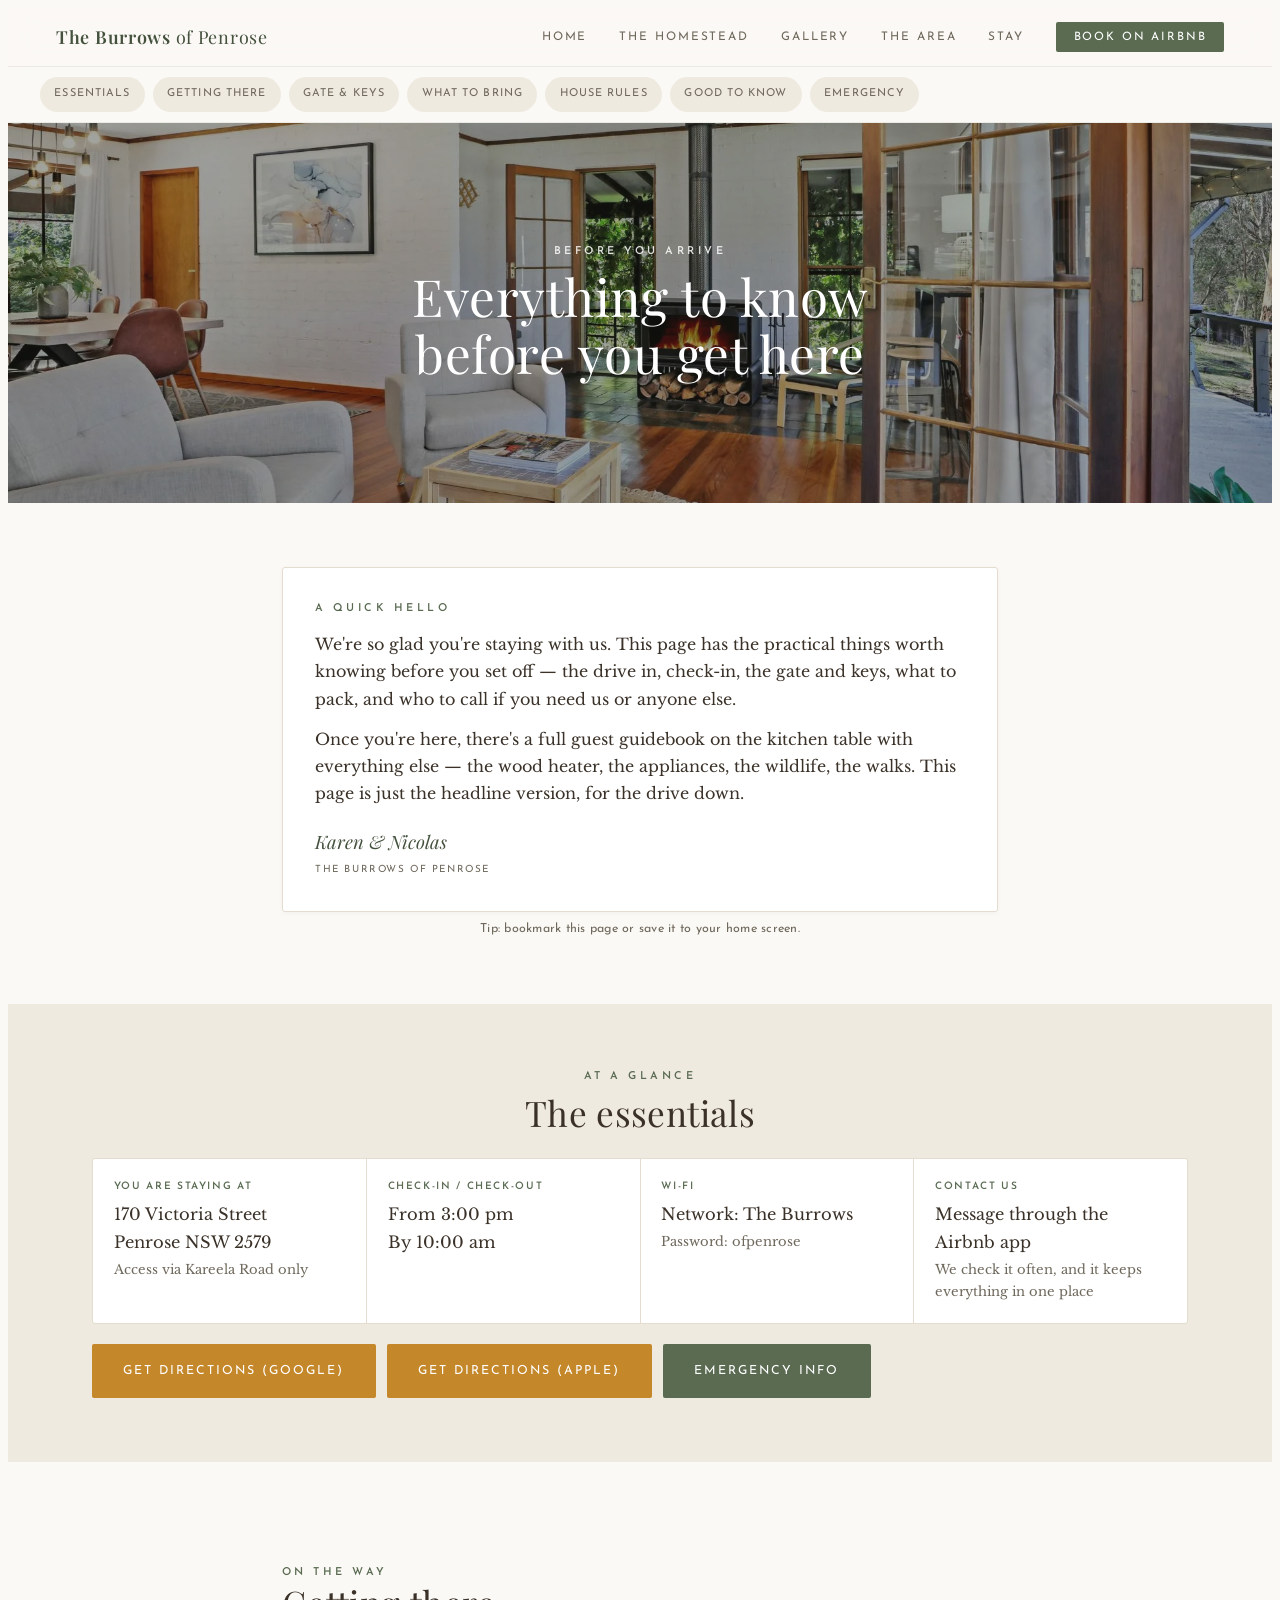
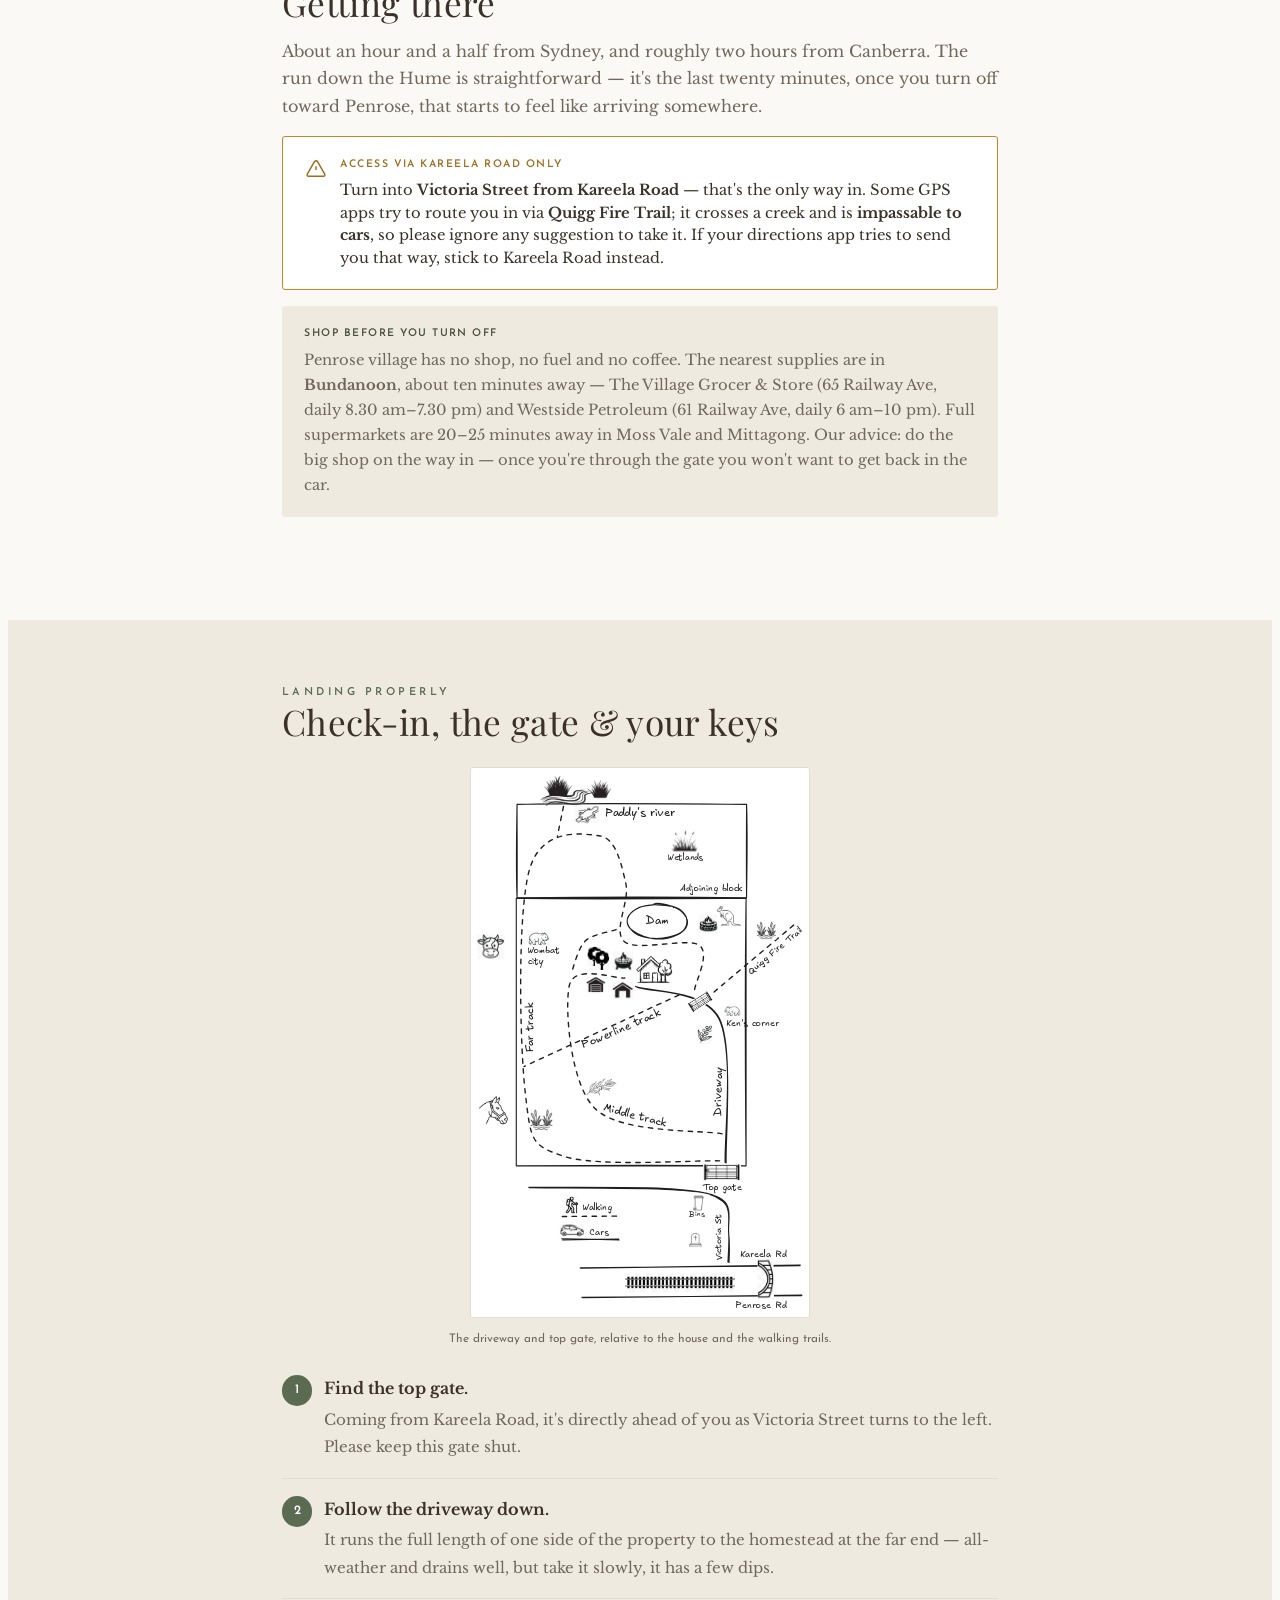
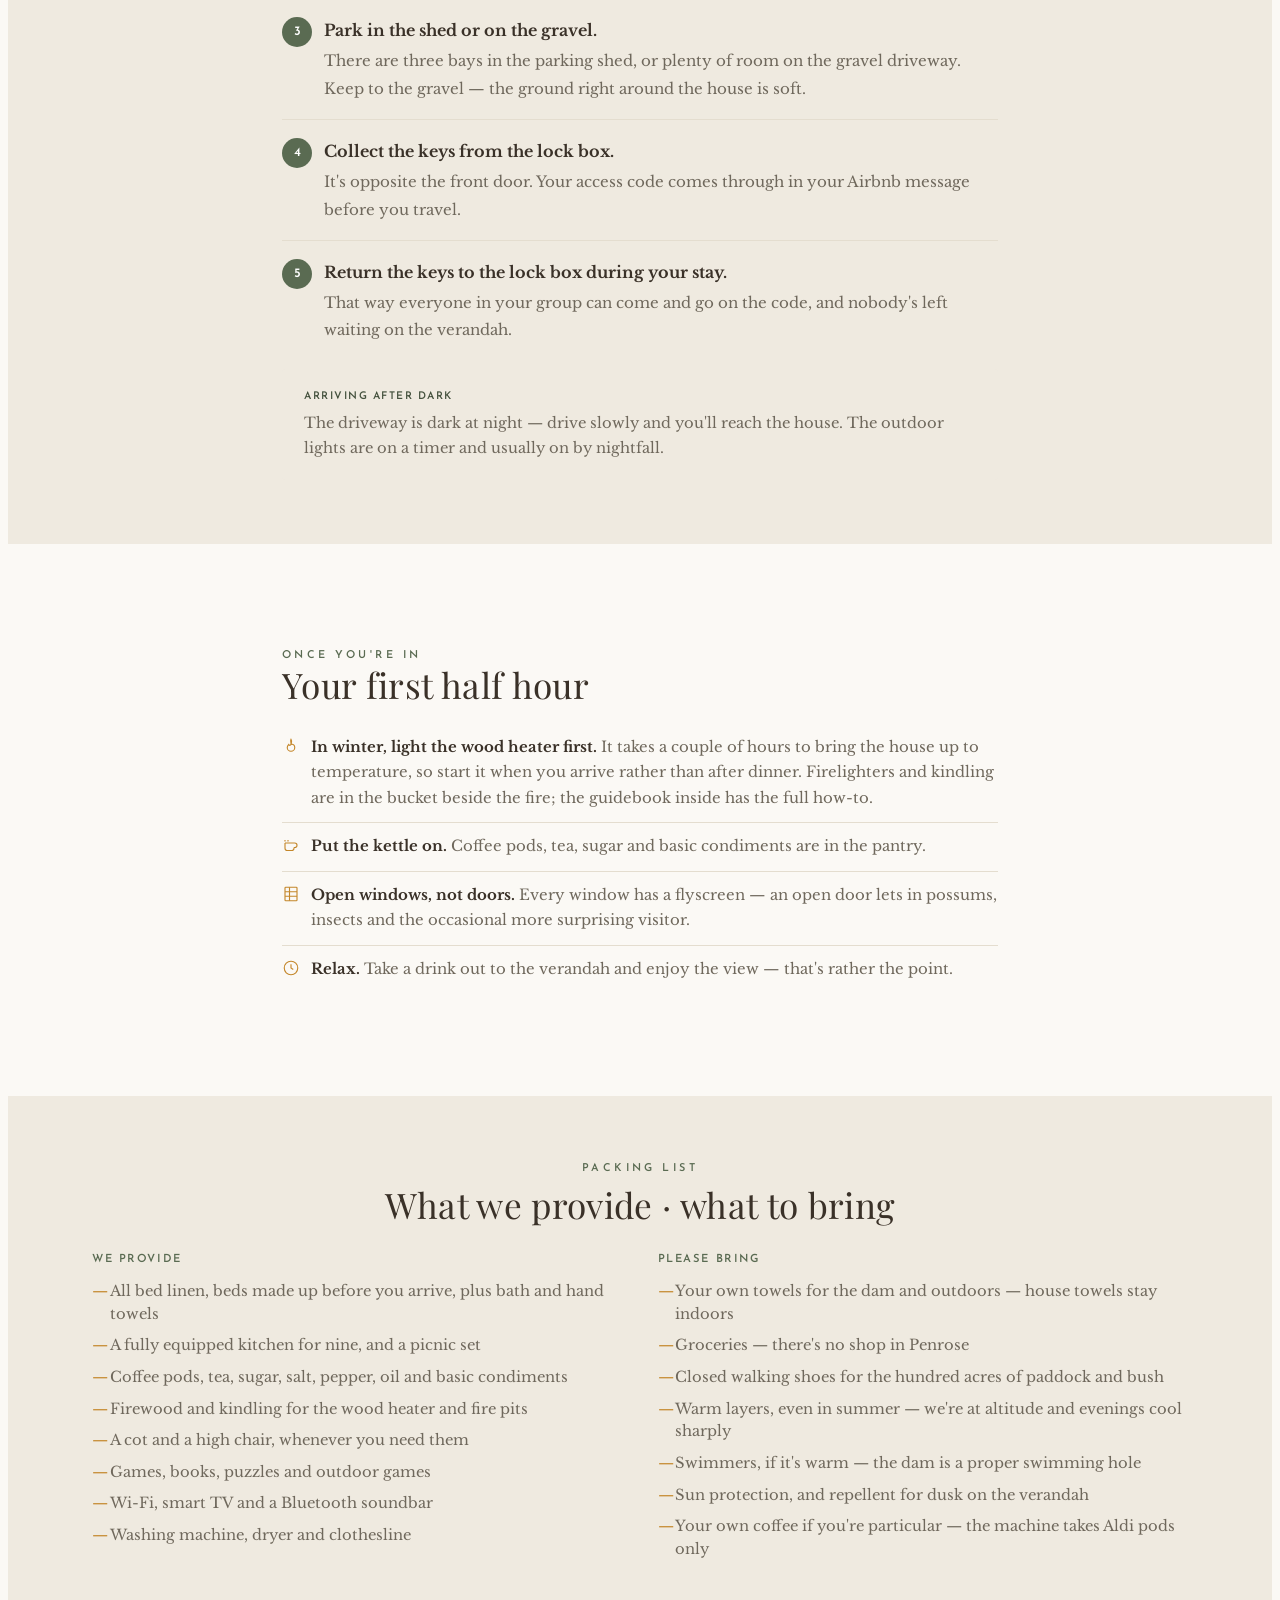
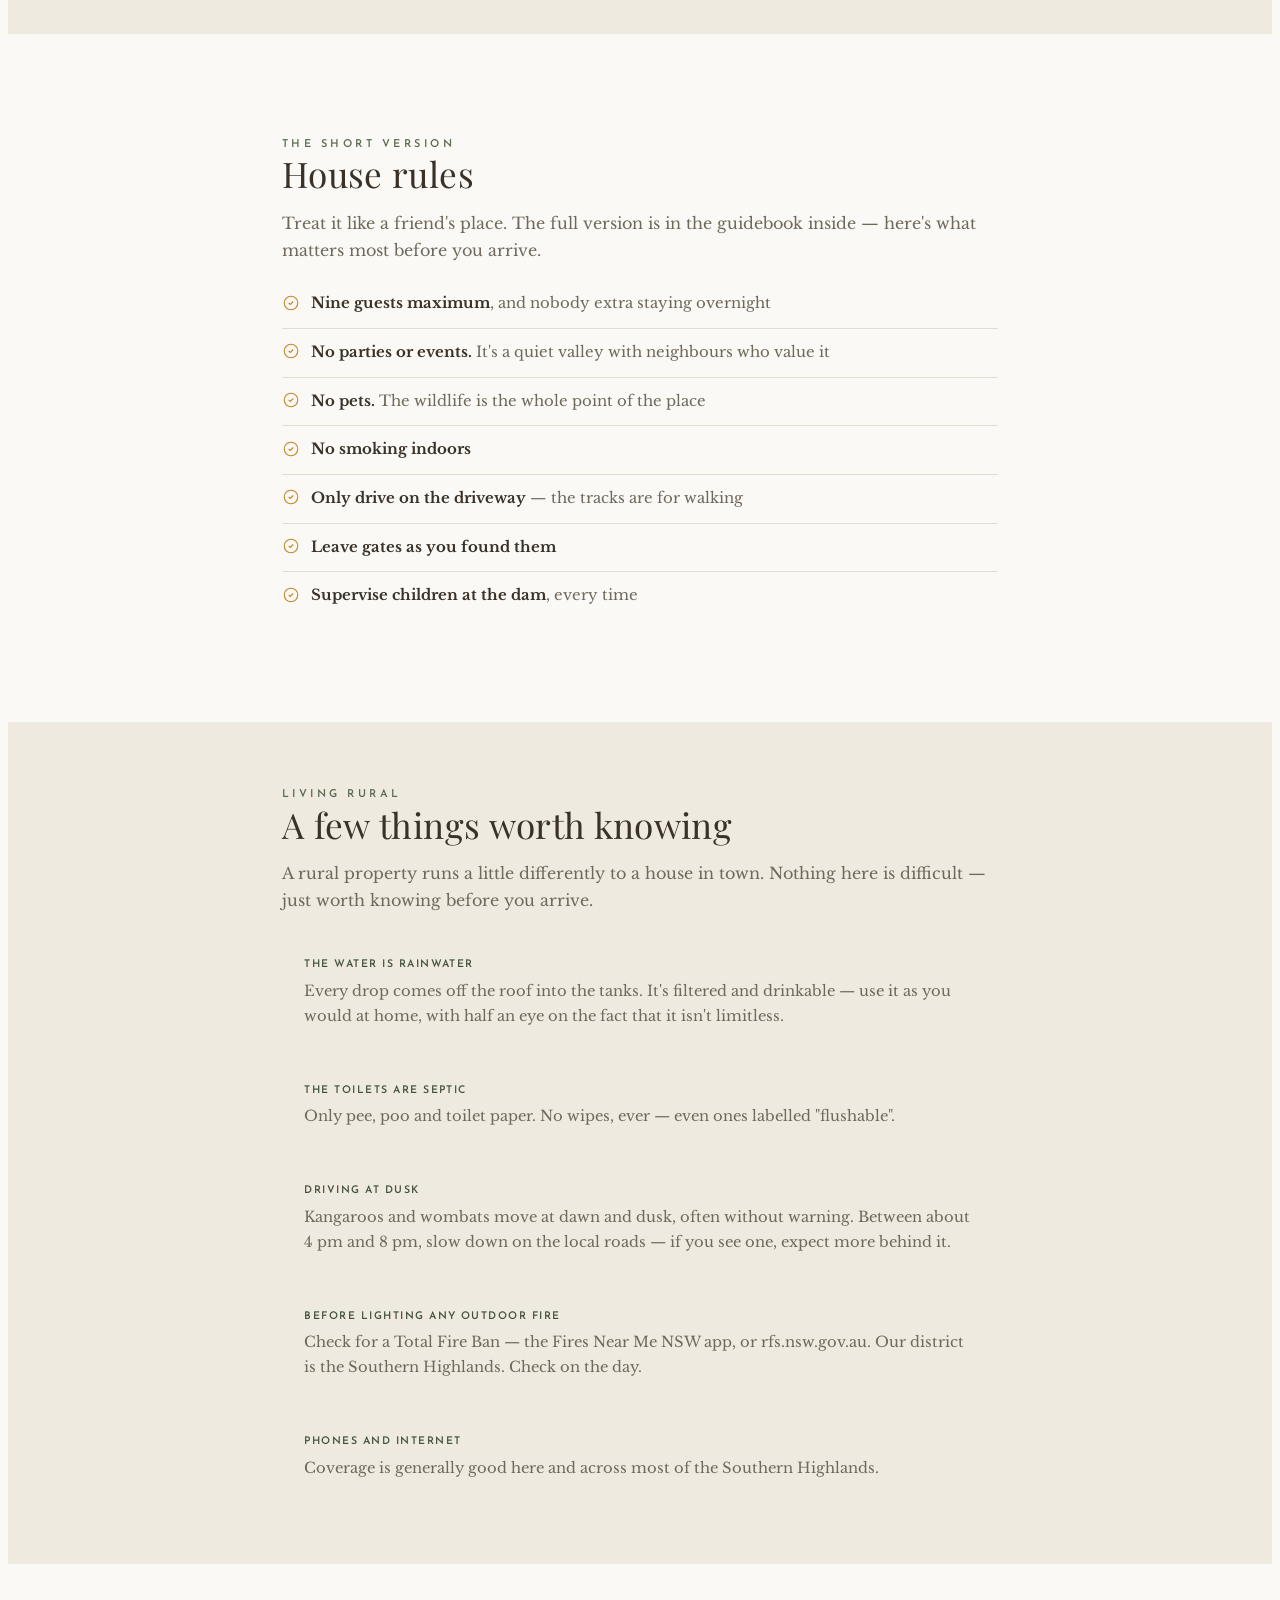
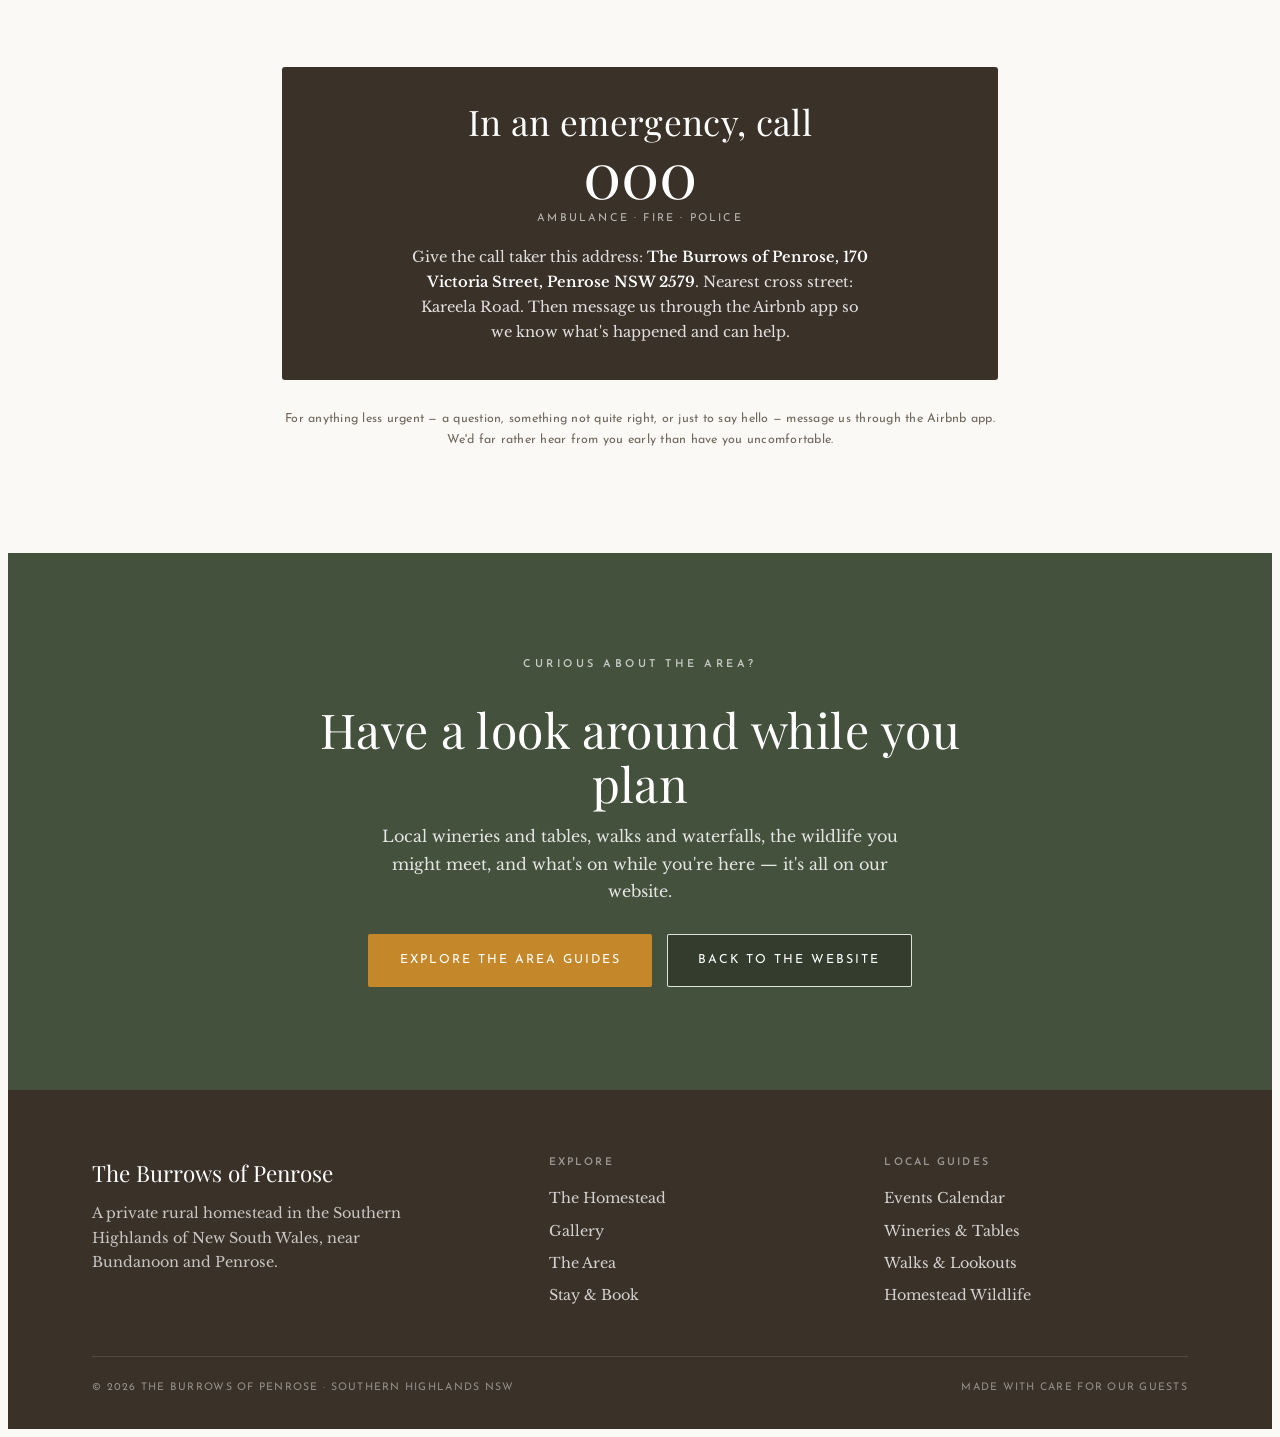
<file: arrival-guide.html>
<!DOCTYPE html>
<html lang="en-AU">
<head>
<meta charset="UTF-8">
<meta name="viewport" content="width=device-width, initial-scale=1.0">
<meta name="robots" content="noindex, nofollow">
<title>Before You Arrive — The Burrows of Penrose</title>
<meta name="description" content="Everything to know before you arrive at The Burrows of Penrose — directions, check-in, the gate and keys, what to bring, and who to call.">
<link rel="preconnect" href="https://fonts.googleapis.com">
<link rel="preconnect" href="https://fonts.gstatic.com" crossorigin>
<link href="https://fonts.googleapis.com/css2?family=Playfair+Display:ital,wght@0,400;0,600;1,400;1,600&family=Libre+Baskerville:ital@0;1&family=Josefin+Sans:wght@300;400;600&display=swap" rel="stylesheet">
<link rel="stylesheet" href="css/site.css">
<style>
  /* ---------- page-specific: quick-jump chip rail ---------- */
  .jump-rail {
    position: sticky; top: 56px; z-index: 90;
    background: rgba(251,249,245,.94);
    -webkit-backdrop-filter: blur(8px); backdrop-filter: blur(8px);
    border-bottom: 1px solid rgba(58,49,40,.08);
    overflow-x: auto; -webkit-overflow-scrolling: touch;
    scrollbar-width: none;
  }
  .jump-rail::-webkit-scrollbar { display: none; }
  .jump-rail__inner {
    display: flex; gap: .5rem; white-space: nowrap;
    padding: .65rem clamp(1.1rem,4vw,2rem);
  }
  .jump-rail a {
    font-family: 'Josefin Sans', sans-serif;
    font-size: .68rem; letter-spacing: .1em; text-transform: uppercase;
    color: var(--stone); background: var(--oat);
    padding: .5rem .9rem; border-radius: 999px;
    flex: none; transition: background .2s ease, color .2s ease;
  }
  .jump-rail a:hover { background: var(--eucalypt); color: #fff; }

  /* ---------- welcome note ---------- */
  .note-card {
    background: #fff; border: 1px solid var(--sand); border-radius: 3px;
    padding: clamp(1.4rem,4vw,2rem); box-shadow: 0 1px 4px rgba(0,0,0,.04);
  }
  .signoff {
    font-family: 'Playfair Display', Georgia, serif; font-style: italic;
    font-size: 1.15rem; color: var(--eucalypt-deep); margin-top: 1.2rem;
  }
  .signoff small {
    display: block; font-family: 'Josefin Sans', sans-serif; font-style: normal;
    font-size: .62rem; letter-spacing: .16em; text-transform: uppercase;
    color: var(--stone); margin-top: .3rem;
  }

  /* ---------- essentials cards ---------- */
  .ess-grid {
    display: grid; grid-template-columns: repeat(auto-fit, minmax(210px,1fr));
    gap: 1px; background: var(--sand); border: 1px solid var(--sand);
    border-radius: 3px; overflow: hidden;
  }
  .ess-card { background: #fff; padding: 1.2rem 1.3rem; }
  .ess-card .k {
    font-family: 'Josefin Sans', sans-serif; font-size: .64rem; font-weight: 600;
    letter-spacing: .16em; text-transform: uppercase; color: var(--eucalypt);
    display: block; margin-bottom: .35rem;
  }
  .ess-card .v { font-size: 1.02rem; }
  .ess-card .v small { display: block; font-size: .82rem; color: var(--stone); margin-top: .15rem; }
  .ess-card a { color: var(--bark); }
  .ess-card a:hover { color: var(--amber-deep); }

  .btn-row { display: flex; flex-wrap: wrap; gap: .7rem; margin-top: 1.3rem; }

  /* ---------- numbered steps ---------- */
  .steps { list-style: none; counter-reset: step; }
  .steps li {
    counter-increment: step; position: relative; padding: 0 0 1.1rem 2.6rem;
    margin-bottom: 1.1rem; border-bottom: 1px solid var(--sand);
  }
  .steps li:last-child { border-bottom: 0; margin-bottom: 0; padding-bottom: 0; }
  .steps li::before {
    content: counter(step); position: absolute; left: 0; top: 0;
    width: 1.9rem; height: 1.9rem; border-radius: 50%;
    background: var(--eucalypt); color: #fff;
    font-family: 'Josefin Sans', sans-serif; font-size: .8rem; font-weight: 600;
    display: flex; align-items: center; justify-content: center;
  }
  .steps li strong { display: block; margin-bottom: .2rem; }
  .steps li span { color: var(--stone); font-size: .94rem; }

  /* ---------- two-column provide/bring ---------- */
  .pb-grid {
    display: grid; grid-template-columns: 1fr 1fr; gap: clamp(1.2rem,4vw,2.2rem);
  }
  .pb-grid h4 {
    font-family: 'Josefin Sans', sans-serif; font-size: .7rem; font-weight: 600;
    letter-spacing: .14em; text-transform: uppercase; color: var(--eucalypt);
    margin-bottom: .7rem;
  }
  .pb-grid ul { list-style: none; }
  .pb-grid li {
    padding-left: 1.1rem; position: relative; margin-bottom: .55rem;
    font-size: .92rem; color: var(--stone); line-height: 1.55;
  }
  .pb-grid li::before { content: '—'; position: absolute; left: 0; color: var(--amber); }
  @media (max-width: 560px) { .pb-grid { grid-template-columns: 1fr; } }

  /* ---------- rules chips ---------- */
  .rule-list { list-style: none; }
  .rule-list li {
    display: flex; gap: .7rem; padding: .7rem 0; border-bottom: 1px solid var(--sand);
    font-size: .93rem; color: var(--stone); align-items: flex-start;
  }
  .rule-list li:last-child { border-bottom: 0; }
  .rule-list li svg { flex: none; width: 18px; height: 18px; margin-top: .15rem; color: var(--amber); }
  .rule-list li strong { color: var(--bark); }

  /* ---------- good-to-know accordion-style notes ---------- */
  .know-card {
    background: var(--oat); border-radius: 3px; padding: 1.2rem 1.4rem; margin-bottom: .9rem;
  }
  .know-card:last-child { margin-bottom: 0; }
  .know-card .k {
    font-family: 'Josefin Sans', sans-serif; font-size: .66rem; font-weight: 600;
    letter-spacing: .14em; text-transform: uppercase; color: var(--eucalypt-deep);
    display: block; margin-bottom: .3rem;
  }
  .know-card p { font-size: .92rem; color: var(--stone); margin: 0; }

  /* ---------- emergency block ---------- */
  .emergency {
    background: var(--bark); color: #fff; border-radius: 3px;
    padding: clamp(1.6rem,4vw,2.2rem); text-align: center;
  }
  .emergency .num {
    font-family: 'Playfair Display', Georgia, serif; font-size: clamp(3rem,10vw,4rem);
    line-height: 1; color: #fff;
  }
  .emergency .lbl {
    font-family: 'Josefin Sans', sans-serif; font-size: .68rem; letter-spacing: .2em;
    text-transform: uppercase; color: rgba(255,255,255,.65); margin-top: .3rem;
  }
  .emergency p { color: rgba(255,255,255,.85); max-width: 42ch; margin: 1rem auto 0; font-size: .92rem; }
  .emergency .addr { color: #fff; font-weight: 600; }

  .bookmark-tip {
    font-family: 'Josefin Sans', sans-serif; font-size: .78rem; letter-spacing: .02em;
    color: var(--stone); text-align: center; padding-top: .4rem;
  }

  /* ---------- warning callout (route / access) ---------- */
  .warn-card {
    background: #fff; border: 1.4px solid var(--amber); border-radius: 3px;
    padding: 1.2rem 1.4rem; display: flex; gap: .8rem; align-items: flex-start;
  }
  .warn-card svg { flex: none; width: 22px; height: 22px; margin-top: .1rem; color: var(--amber-deep); }
  .warn-card .k {
    font-family: 'Josefin Sans', sans-serif; font-size: .66rem; font-weight: 600;
    letter-spacing: .14em; text-transform: uppercase; color: var(--amber-deep);
    display: block; margin-bottom: .3rem;
  }
  .warn-card p { font-size: .92rem; color: var(--bark); margin: 0; line-height: 1.55; }

  /* ---------- property map plate ---------- */
  .map-plate { text-align: center; margin: 1.6rem 0; }
  .map-plate img {
    width: 100%; max-width: 340px; margin: 0 auto; display: block;
    border: 1px solid var(--sand); border-radius: 3px; background: var(--oat);
  }
  .map-plate figcaption {
    font-family: 'Josefin Sans', sans-serif; font-size: .74rem; color: var(--stone);
    margin-top: .7rem;
  }

  @media (max-width: 640px) {
    .jump-rail { top: 0; }
  }
</style>
</head>
<body class="page">

<!-- ============ NAV (brand + full menu — one tap back to the main site) ============ -->
<nav class="site-nav" aria-label="Primary">
  <a class="site-nav__brand" href="index.html"><b>The Burrows</b> of Penrose</a>
  <button class="site-nav__toggle" aria-label="Menu" aria-expanded="false"><span></span><span></span><span></span></button>
  <ul class="site-nav__links">
    <li><a href="index.html">Home</a></li>
    <li><a href="about.html">The Homestead</a></li>
    <li><a href="gallery.html">Gallery</a></li>
    <li><a href="area.html">The Area</a></li>
    <li><a href="book.html">Stay</a></li>
    <li><a class="site-nav__book" href="https://www.airbnb.com.au/rooms/50922948" target="_blank" rel="noopener">Book on Airbnb</a></li>
  </ul>
</nav>

<!-- ============ QUICK JUMP ============ -->
<div class="jump-rail" aria-label="Jump to section">
  <div class="jump-rail__inner">
    <a href="#essentials">Essentials</a>
    <a href="#getting-there">Getting there</a>
    <a href="#arrival">Gate &amp; keys</a>
    <a href="#provide-bring">What to bring</a>
    <a href="#rules">House rules</a>
    <a href="#good-to-know">Good to know</a>
    <a href="#emergency">Emergency</a>
  </div>
</div>

<!-- ============ HEADER ============ -->
<header class="band" style="height:clamp(240px,34vw,380px);">
  <img src="images/welcome.jpg" alt="The homestead nestled in its paddocks">
  <div style="position:relative;z-index:1;text-align:center;padding:0 1.4rem;">
    <p class="eyebrow" style="color:rgba(255,255,255,.85)">Before You Arrive</p>
    <h1 class="h-display" style="color:#fff;font-size:clamp(2rem,7vw,3.2rem);margin-top:.4rem;">Everything to know<br>before you get here</h1>
  </div>
</header>

<!-- ============ WELCOME NOTE ============ -->
<section class="section-pad--sm">
  <div class="wrap wrap--narrow reveal">
    <div class="note-card">
      <p class="eyebrow">A quick hello</p>
      <p style="margin-top:.8rem;">We're so glad you're staying with us. This page has the practical
      things worth knowing before you set off — the drive in, check-in, the gate and keys, what to
      pack, and who to call if you need us or anyone else.</p>
      <p style="margin-top:.8rem;">Once you're here, there's a full guest guidebook on the kitchen
      table with everything else — the wood heater, the appliances, the wildlife, the walks. This
      page is just the headline version, for the drive down.</p>
      <p class="signoff">Karen &amp; Nicolas<small>The Burrows of Penrose</small></p>
    </div>
    <p class="bookmark-tip">Tip: bookmark this page or save it to your home screen.</p>
  </div>
</section>

<!-- ============ ESSENTIALS AT A GLANCE ============ -->
<section class="section-pad--sm tint" id="essentials">
  <div class="wrap reveal">
    <p class="eyebrow" style="text-align:center;">At a glance</p>
    <h2 class="h-display" style="text-align:center;font-size:clamp(1.6rem,4vw,2.2rem);margin:.4rem 0 1.6rem;">The essentials</h2>

    <div class="ess-grid">
      <div class="ess-card">
        <span class="k">You are staying at</span>
        <div class="v">170 Victoria Street<br>Penrose NSW 2579<small>Access via Kareela Road only</small></div>
      </div>
      <div class="ess-card">
        <span class="k">Check-in / check-out</span>
        <div class="v">From 3:00 pm<br>By 10:00 am</div>
      </div>
      <div class="ess-card">
        <span class="k">Wi-Fi</span>
        <div class="v">Network: The Burrows<small>Password: ofpenrose</small></div>
      </div>
      <div class="ess-card">
        <span class="k">Contact us</span>
        <div class="v">Message through the Airbnb app<small>We check it often, and it keeps everything in one place</small></div>
      </div>
    </div>

    <div class="btn-row">
      <a class="btn btn--primary" href="https://www.google.com/maps/search/?api=1&query=170+Victoria+Street+Penrose+NSW+2579" target="_blank" rel="noopener">Get directions (Google)</a>
      <a class="btn btn--primary" href="https://maps.apple.com/place?coordinate=-34.677450,150.199155&name=70%20Victoria%20St&map=explore" target="_blank" rel="noopener">Get directions (Apple)</a>
      <a class="btn btn--dark" href="#emergency">Emergency info</a>
    </div>
  </div>
</section>

<!-- ============ GETTING THERE ============ -->
<section class="section-pad" id="getting-there">
  <div class="wrap wrap--narrow reveal">
    <p class="eyebrow">On the way</p>
    <h2 class="h-display" style="font-size:clamp(1.6rem,4vw,2.2rem);">Getting there</h2>
    <p style="color:var(--stone);margin:1rem 0;">About an hour and a half from Sydney, and roughly
    two hours from Canberra. The run down the Hume is straightforward — it's the last twenty
    minutes, once you turn off toward Penrose, that starts to feel like arriving somewhere.</p>

    <div class="warn-card">
      <svg viewBox="0 0 24 24" fill="none" stroke="currentColor" stroke-width="1.6"><path d="M12 9v4"/><path d="M12 16.5h.01"/><path d="M10.3 3.9L2.5 17.5a1.6 1.6 0 001.4 2.4h16.2a1.6 1.6 0 001.4-2.4L13.7 3.9a1.6 1.6 0 00-2.8 0z"/></svg>
      <div>
        <span class="k">Access via Kareela Road only</span>
        <p>Turn into <strong>Victoria Street from Kareela Road</strong> — that's the only way in.
        Some GPS apps try to route you in via <strong>Quigg Fire Trail</strong>; it crosses a creek and is
        <strong>impassable to cars</strong>, so please ignore any suggestion to take it. If your
        directions app tries to send you that way, stick to Kareela Road instead.</p>
      </div>
    </div>

    <div class="know-card" style="margin-top:1rem;">
      <span class="k">Shop before you turn off</span>
      <p>Penrose village has no shop, no fuel and no coffee. The nearest supplies are in
      <strong>Bundanoon</strong>, about ten minutes away — The Village Grocer &amp; Store (65
      Railway Ave, daily 8.30 am–7.30 pm) and Westside Petroleum (61 Railway Ave, daily 6 am–10 pm).
      Full supermarkets are 20–25 minutes away in Moss Vale and Mittagong. Our advice: do the big
      shop on the way in — once you're through the gate you won't want to get back in the car.</p>
    </div>
  </div>
</section>

<!-- ============ ARRIVAL: GATE, DRIVEWAY, KEYS ============ -->
<section class="section-pad--sm tint" id="arrival">
  <div class="wrap wrap--narrow reveal">
    <p class="eyebrow">Landing properly</p>
    <h2 class="h-display" style="font-size:clamp(1.6rem,4vw,2.2rem);">Check-in, the gate &amp; your keys</h2>

    <figure class="map-plate">
      <img src="images/property-map.svg" alt="Property map of The Burrows of Penrose, showing the driveway and top gate off Victoria Street relative to the homestead and the walking trails">
      <figcaption>The driveway and top gate, relative to the house and the walking trails.</figcaption>
    </figure>

    <ol class="steps" style="margin-top:1.6rem;">
      <li>
        <strong>Find the top gate.</strong>
        <span>Coming from Kareela Road, it's directly ahead of you as Victoria Street turns to the left. Please keep this gate shut.</span>
      </li>
      <li>
        <strong>Follow the driveway down.</strong>
        <span>It runs the full length of one side of the property to the homestead at the far end — all-weather and drains well, but take it slowly, it has a few dips.</span>
      </li>
      <li>
        <strong>Park in the shed or on the gravel.</strong>
        <span>There are three bays in the parking shed, or plenty of room on the gravel driveway. Keep to the gravel — the ground right around the house is soft.</span>
      </li>
      <li>
        <strong>Collect the keys from the lock box.</strong>
        <span>It's opposite the front door. Your access code comes through in your Airbnb message before you travel.</span>
      </li>
      <li>
        <strong>Return the keys to the lock box during your stay.</strong>
        <span>That way everyone in your group can come and go on the code, and nobody's left waiting on the verandah.</span>
      </li>
    </ol>

    <div class="know-card" style="margin-top:1.6rem;">
      <span class="k">Arriving after dark</span>
      <p>The driveway is dark at night — drive slowly and you'll reach the house. The outdoor
      lights are on a timer and usually on by nightfall.</p>
    </div>
  </div>
</section>

<!-- ============ FIRST HALF HOUR ============ -->
<section class="section-pad">
  <div class="wrap wrap--narrow reveal">
    <p class="eyebrow">Once you're in</p>
    <h2 class="h-display" style="font-size:clamp(1.6rem,4vw,2.2rem);">Your first half hour</h2>
    <ul class="rule-list" style="margin-top:1.2rem;">
      <li><svg viewBox="0 0 24 24" fill="none" stroke="currentColor" stroke-width="1.5"><path d="M12 3c2 3 0 5 0 7 3-1 5 1 5 4a5 5 0 01-10 0c0-2 1-3 2-4 1 2 3 1 3-1 0-3-1-4 0-6z"/></svg>
        <span><strong>In winter, light the wood heater first.</strong> It takes a couple of hours to bring the house up to temperature, so start it when you arrive rather than after dinner. Firelighters and kindling are in the bucket beside the fire; the guidebook inside has the full how-to.</span></li>
      <li><svg viewBox="0 0 24 24" fill="none" stroke="currentColor" stroke-width="1.5"><path d="M4 8h13a3 3 0 010 6h-1"/><path d="M4 8v7a3 3 0 003 3h6a3 3 0 003-3v-1"/><path d="M4 4v2"/><path d="M8 4v2"/></svg>
        <span><strong>Put the kettle on.</strong> Coffee pods, tea, sugar and basic condiments are in the pantry.</span></li>
      <li><svg viewBox="0 0 24 24" fill="none" stroke="currentColor" stroke-width="1.5"><rect x="4" y="3" width="16" height="18" rx="1"/><path d="M4 9h16M4 15h16M10 3v18"/></svg>
        <span><strong>Open windows, not doors.</strong> Every window has a flyscreen — an open door lets in possums, insects and the occasional more surprising visitor.</span></li>
      <li><svg viewBox="0 0 24 24" fill="none" stroke="currentColor" stroke-width="1.5"><circle cx="12" cy="12" r="9"/><path d="M12 7v5l3 2"/></svg>
        <span><strong>Relax.</strong> Take a drink out to the verandah and enjoy the view — that's rather the point.</span></li>
    </ul>
  </div>
</section>

<!-- ============ WHAT WE PROVIDE / WHAT TO BRING ============ -->
<section class="section-pad--sm tint" id="provide-bring">
  <div class="wrap reveal">
    <p class="eyebrow" style="text-align:center;">Packing list</p>
    <h2 class="h-display" style="text-align:center;font-size:clamp(1.6rem,4vw,2.2rem);margin:.4rem 0 1.6rem;">What we provide · what to bring</h2>

    <div class="pb-grid">
      <div>
        <h4>We provide</h4>
        <ul>
          <li>All bed linen, beds made up before you arrive, plus bath and hand towels</li>
          <li>A fully equipped kitchen for nine, and a picnic set</li>
          <li>Coffee pods, tea, sugar, salt, pepper, oil and basic condiments</li>
          <li>Firewood and kindling for the wood heater and fire pits</li>
          <li>A cot and a high chair, whenever you need them</li>
          <li>Games, books, puzzles and outdoor games</li>
          <li>Wi-Fi, smart TV and a Bluetooth soundbar</li>
          <li>Washing machine, dryer and clothesline</li>
        </ul>
      </div>
      <div>
        <h4>Please bring</h4>
        <ul>
          <li>Your own towels for the dam and outdoors — house towels stay indoors</li>
          <li>Groceries — there's no shop in Penrose</li>
          <li>Closed walking shoes for the hundred acres of paddock and bush</li>
          <li>Warm layers, even in summer — we're at altitude and evenings cool sharply</li>
          <li>Swimmers, if it's warm — the dam is a proper swimming hole</li>
          <li>Sun protection, and repellent for dusk on the verandah</li>
          <li>Your own coffee if you're particular — the machine takes Aldi pods only</li>
        </ul>
      </div>
    </div>
  </div>
</section>

<!-- ============ HOUSE RULES ============ -->
<section class="section-pad" id="rules">
  <div class="wrap wrap--narrow reveal">
    <p class="eyebrow">The short version</p>
    <h2 class="h-display" style="font-size:clamp(1.6rem,4vw,2.2rem);">House rules</h2>
    <p style="color:var(--stone);margin:1rem 0;">Treat it like a friend's place. The full version is
    in the guidebook inside — here's what matters most before you arrive.</p>
    <ul class="rule-list">
      <li><svg viewBox="0 0 24 24" fill="none" stroke="currentColor" stroke-width="1.5"><circle cx="12" cy="12" r="9"/><path d="M9 12l2 2 4-4"/></svg><span><strong>Nine guests maximum</strong>, and nobody extra staying overnight</span></li>
      <li><svg viewBox="0 0 24 24" fill="none" stroke="currentColor" stroke-width="1.5"><circle cx="12" cy="12" r="9"/><path d="M9 12l2 2 4-4"/></svg><span><strong>No parties or events.</strong> It's a quiet valley with neighbours who value it</span></li>
      <li><svg viewBox="0 0 24 24" fill="none" stroke="currentColor" stroke-width="1.5"><circle cx="12" cy="12" r="9"/><path d="M9 12l2 2 4-4"/></svg><span><strong>No pets.</strong> The wildlife is the whole point of the place</span></li>
      <li><svg viewBox="0 0 24 24" fill="none" stroke="currentColor" stroke-width="1.5"><circle cx="12" cy="12" r="9"/><path d="M9 12l2 2 4-4"/></svg><span><strong>No smoking indoors</strong></span></li>
      <li><svg viewBox="0 0 24 24" fill="none" stroke="currentColor" stroke-width="1.5"><circle cx="12" cy="12" r="9"/><path d="M9 12l2 2 4-4"/></svg><span><strong>Only drive on the driveway</strong> — the tracks are for walking</span></li>
      <li><svg viewBox="0 0 24 24" fill="none" stroke="currentColor" stroke-width="1.5"><circle cx="12" cy="12" r="9"/><path d="M9 12l2 2 4-4"/></svg><span><strong>Leave gates as you found them</strong></span></li>
      <li><svg viewBox="0 0 24 24" fill="none" stroke="currentColor" stroke-width="1.5"><circle cx="12" cy="12" r="9"/><path d="M9 12l2 2 4-4"/></svg><span><strong>Supervise children at the dam</strong>, every time</span></li>
    </ul>
  </div>
</section>

<!-- ============ GOOD TO KNOW (rural notes) ============ -->
<section class="section-pad--sm tint" id="good-to-know">
  <div class="wrap wrap--narrow reveal">
    <p class="eyebrow">Living rural</p>
    <h2 class="h-display" style="font-size:clamp(1.6rem,4vw,2.2rem);">A few things worth knowing</h2>
    <p style="color:var(--stone);margin:1rem 0 1.4rem;">A rural property runs a little differently
    to a house in town. Nothing here is difficult — just worth knowing before you arrive.</p>

    <div class="know-card">
      <span class="k">The water is rainwater</span>
      <p>Every drop comes off the roof into the tanks. It's filtered and drinkable — use it as you
      would at home, with half an eye on the fact that it isn't limitless.</p>
    </div>
    <div class="know-card">
      <span class="k">The toilets are septic</span>
      <p>Only pee, poo and toilet paper. No wipes, ever — even ones labelled "flushable".</p>
    </div>
    <div class="know-card">
      <span class="k">Driving at dusk</span>
      <p>Kangaroos and wombats move at dawn and dusk, often without warning. Between about 4 pm and
      8 pm, slow down on the local roads — if you see one, expect more behind it.</p>
    </div>
    <div class="know-card">
      <span class="k">Before lighting any outdoor fire</span>
      <p>Check for a Total Fire Ban — the Fires Near Me NSW app, or rfs.nsw.gov.au. Our district is
      the Southern Highlands. Check on the day.</p>
    </div>
    <div class="know-card">
      <span class="k">Phones and internet</span>
      <p>Coverage is generally good here and across most of the Southern Highlands.</p>
    </div>
  </div>
</section>

<!-- ============ EMERGENCY ============ -->
<section class="section-pad" id="emergency">
  <div class="wrap wrap--narrow reveal">
    <div class="emergency">
      <h2 class="h-display" style="font-size:clamp(1.6rem,4vw,2.2rem);color: white">In an emergency, call</h2>
      <div class="num"><a href="tel:000" style="color:#fff;">000</a></div>
      <div class="lbl">Ambulance · Fire · Police</div>
      <p>Give the call taker this address: <span class="addr">The Burrows of Penrose, 170 Victoria
      Street, Penrose NSW 2579</span>. Nearest cross street: Kareela Road. Then message us through
      the Airbnb app so we know what's happened and can help.</p>
    </div>
    <p class="bookmark-tip" style="margin-top:1.4rem;">For anything less urgent — a question, something
    not quite right, or just to say hello — message us through the Airbnb app. We'd far rather hear
    from you early than have you uncomfortable.</p>
  </div>
</section>

<!-- ============ EXPLORE MORE / NAVIGATE TO SITE ============ -->
<section class="section-pad cta">
  <div class="wrap wrap--narrow reveal">
    <p class="eyebrow">Curious about the area?</p>
    <h2 class="h-display">Have a look around while you plan</h2>
    <p>Local wineries and tables, walks and waterfalls, the wildlife you might meet, and what's on
    while you're here — it's all on our website.</p>
    <a class="btn btn--primary" href="area.html">Explore the area guides</a>
    <a class="btn btn--ghost" href="index.html" style="margin-left:.6rem;">Back to the website</a>
  </div>
</section>

<!-- ============ FOOTER ============ -->
<footer class="site-footer">
  <div class="wrap">
    <div class="site-footer__grid">
      <div>
        <div class="site-footer__brand">The Burrows of Penrose</div>
        <p>A private rural homestead in the Southern Highlands of New South Wales, near Bundanoon and Penrose.</p>
      </div>
      <div>
        <h4>Explore</h4>
        <ul>
          <li><a href="about.html">The Homestead</a></li>
          <li><a href="gallery.html">Gallery</a></li>
          <li><a href="area.html">The Area</a></li>
          <li><a href="book.html">Stay &amp; Book</a></li>
        </ul>
      </div>
      <div>
        <h4>Local Guides</h4>
        <ul>
          <li><a href="guides/events.html">Events Calendar</a></li>
          <li><a href="guides/food-and-drink.html">Wineries &amp; Tables</a></li>
          <li><a href="guides/nature.html">Walks &amp; Lookouts</a></li>
          <li><a href="guides/wildlife.html">Homestead Wildlife</a></li>
        </ul>
      </div>
    </div>
    <div class="site-footer__base">
      <span>© 2026 The Burrows of Penrose · Southern Highlands NSW</span>
      <span>Made with care for our guests</span>
    </div>
  </div>
</footer>

<script src="js/site.js"></script>
</body>
</html>
</file>
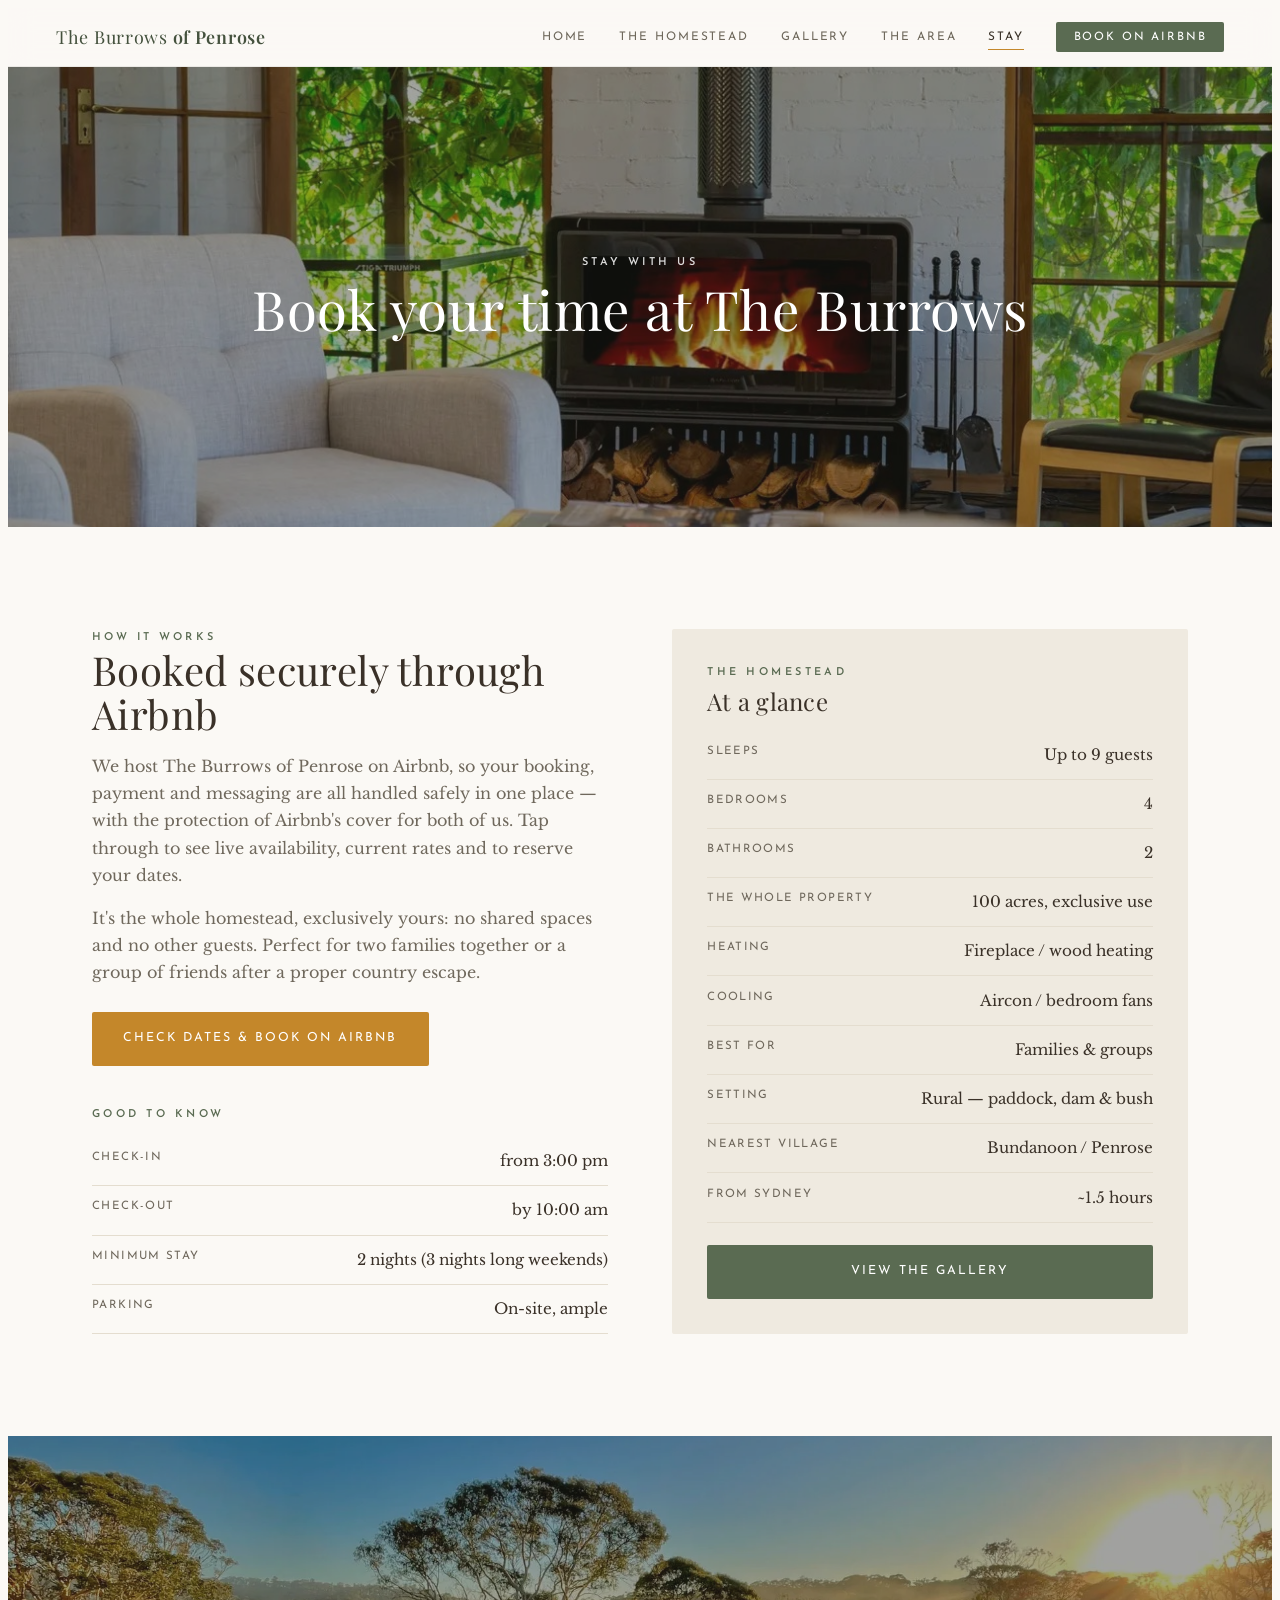
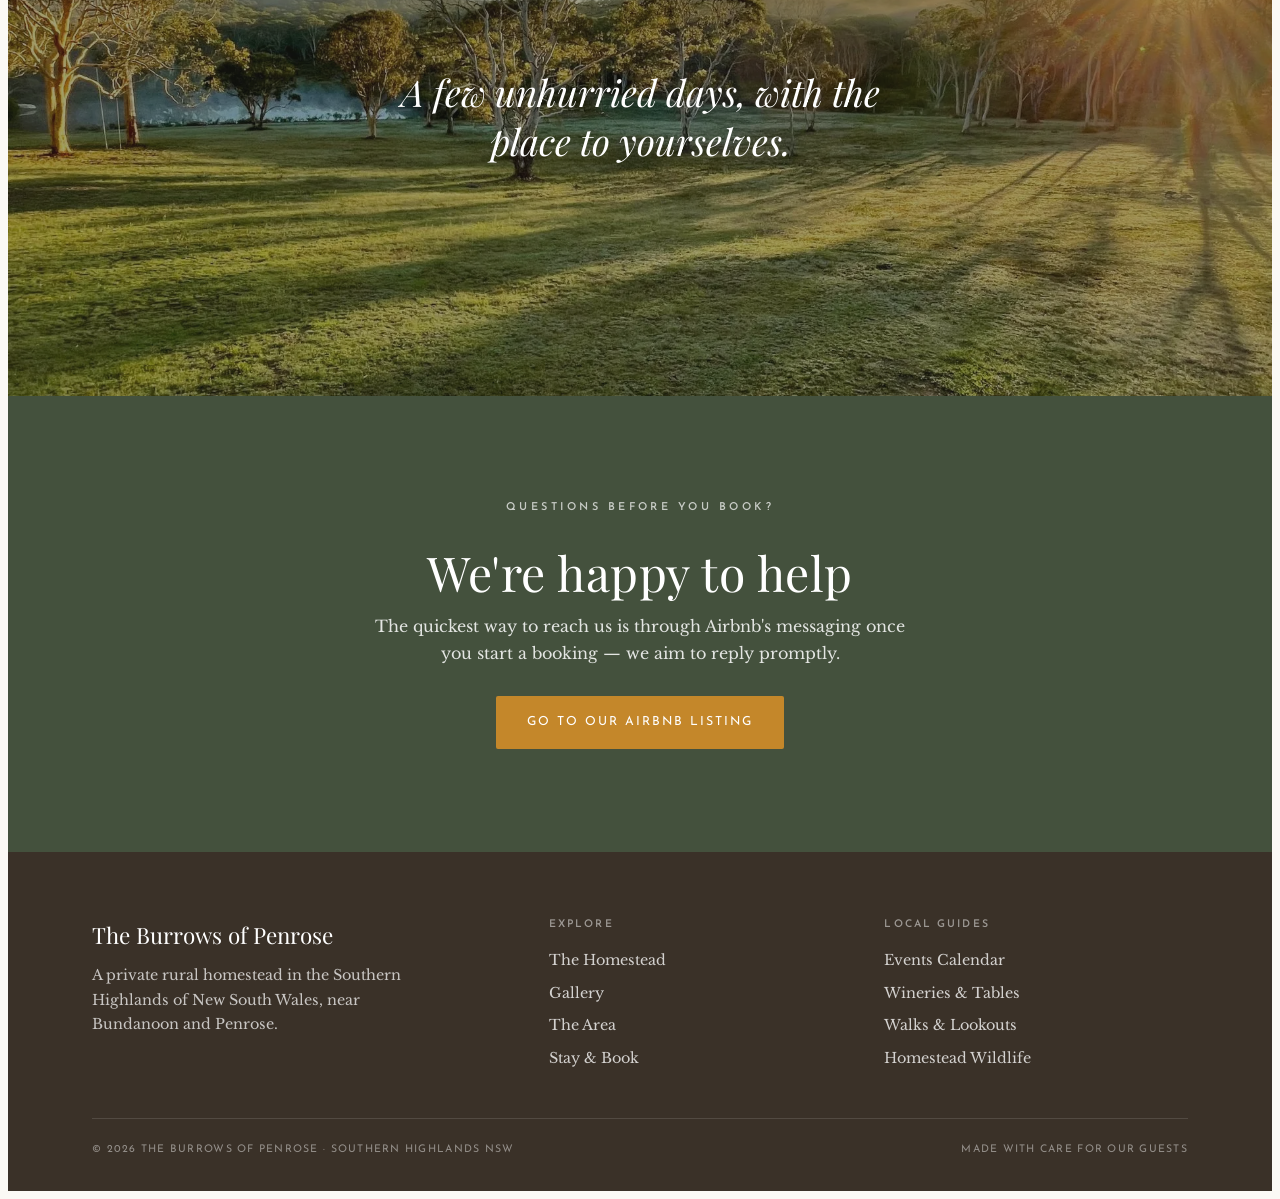
<file: book.html>
<!DOCTYPE html>
<html lang="en-AU">
<head>
<meta charset="UTF-8">
<meta name="viewport" content="width=device-width, initial-scale=1.0">
<title>Stay &amp; Book — The Burrows of Penrose</title>
<meta name="description" content="Book your stay at The Burrows of Penrose — a whole 100-acre homestead in the Southern Highlands NSW, sleeping up to 9. Secure booking through Airbnb.">
<meta property="og:image" content="images/og-image.jpg">
<link rel="preconnect" href="https://fonts.googleapis.com">
<link rel="preconnect" href="https://fonts.gstatic.com" crossorigin>
<link href="https://fonts.googleapis.com/css2?family=Playfair+Display:ital,wght@0,400;0,600;1,400;1,600&family=Libre+Baskerville:ital@0;1&family=Josefin+Sans:wght@300;400;600&display=swap" rel="stylesheet">
<link rel="stylesheet" href="css/site.css">
</head>
<body class="page">

<nav class="site-nav" aria-label="Primary">
  <a class="site-nav__brand" href="index.html">The Burrows <b>of Penrose</b></a>
  <button class="site-nav__toggle" aria-label="Menu" aria-expanded="false"><span></span><span></span><span></span></button>
  <ul class="site-nav__links">
    <li><a href="index.html">Home</a></li>
    <li><a href="about.html">The Homestead</a></li>
    <li><a href="gallery.html">Gallery</a></li>
    <li><a href="area.html">The Area</a></li>
    <li><a href="book.html" class="is-active">Stay</a></li>
    <li><a class="site-nav__book" href="https://www.airbnb.com.au/rooms/50922948" target="_blank" rel="noopener">Book on Airbnb</a></li>
  </ul>
</nav>

<header class="band" style="height:clamp(300px,40vw,460px);">
  <img src="images/book-hero.jpg" alt="An inviting corner of the homestead">
  <div style="position:relative;z-index:1;text-align:center;">
    <p class="eyebrow" style="color:rgba(255,255,255,.85)">Stay With Us</p>
    <h1 class="h-display" style="color:#fff;font-size:clamp(2.2rem,5vw,3.4rem);margin-top:.4rem;">Book your time at The Burrows</h1>
  </div>
</header>

<section class="section-pad">
  <div class="wrap essentials-grid">

    <div class="reveal">
      <p class="eyebrow">How it works</p>
      <h2 class="h-display" style="font-size:clamp(1.8rem,4vw,2.5rem);">Booked securely through Airbnb</h2>
      <!-- EDIT: draft copy -->
      <p style="color:var(--stone);margin:1rem 0;">We host The Burrows of Penrose on Airbnb, so your booking, payment and messaging are all handled safely in one place — with the protection of Airbnb's cover for both of us. Tap through to see live availability, current rates and to reserve your dates.</p>
      <p style="color:var(--stone);margin:0 0 1.6rem;">It's the whole homestead, exclusively yours: no shared spaces and no other guests. Perfect for two families together or a group of friends after a proper country escape.</p>
      <!-- EDIT: replace href with your Airbnb listing URL -->
      <a class="btn btn--primary" href="https://www.airbnb.com.au/rooms/50922948" target="_blank" rel="noopener">Check dates &amp; book on Airbnb</a>

      <div style="margin-top:2.5rem;">
        <p class="eyebrow">Good to know</p>
        <!-- EDIT: confirm these details and replace bracketed placeholders -->
        <ul class="deflist" style="margin-top:.8rem;">
          <li><span>Check-in</span><span> from 3:00 pm</span></li>
          <li><span>Check-out</span><span> by 10:00 am </span></li>
          <li><span>Minimum stay</span><span> 2 nights (3 nights long weekends) </span></li>
          <li><span>Parking</span><span>On-site, ample</span></li>
        </ul>
      </div>
    </div>

    <aside class="reveal" style="background:var(--oat);border-radius:2px;padding:clamp(1.5rem,4vw,2.2rem);">
      <p class="eyebrow">The homestead</p>
      <h3 class="h-display" style="font-size:1.5rem;margin:.3rem 0 1rem;">At a glance</h3>
      <ul class="deflist">
        <li><span>Sleeps</span><span>Up to 9 guests</span></li>
        <li><span>Bedrooms</span><span>4</span></li>
        <li><span>Bathrooms</span><span>2</span></li>
        <li><span>The whole property</span><span>100 acres, exclusive use</span></li>
        <li><span>Heating</span><span>Fireplace / wood heating</span></li>
        <li><span>Cooling</span><span>Aircon / bedroom fans</span></li>
        <li><span>Best for</span><span>Families &amp; groups</span></li>
        <li><span>Setting</span><span>Rural — paddock, dam &amp; bush</span></li>
        <li><span>Nearest village</span><span>Bundanoon / Penrose</span></li>
        <li><span>From Sydney</span><span>~1.5 hours</span></li>
      </ul>
      <a class="btn btn--dark" href="gallery.html" style="margin-top:1.4rem;width:100%;text-align:center;">View the gallery</a>
    </aside>

  </div>
</section>

<section class="band">
  <img src="images/feature-acreage.jpg" alt="The land at first light">
  <p class="band__quote">A few unhurried days, with the place to yourselves.</p>
</section>

<section class="section-pad cta">
  <div class="wrap wrap--narrow reveal">
    <p class="eyebrow">Questions before you book?</p>
    <h2 class="h-display">We're happy to help</h2>
    <!-- EDIT: add your preferred contact method, or keep Airbnb messaging only -->
    <p>The quickest way to reach us is through Airbnb's messaging once you start a booking — we aim to reply promptly.</p>
    <a class="btn btn--primary" href="https://www.airbnb.com.au/rooms/50922948" target="_blank" rel="noopener">Go to our Airbnb listing</a>
  </div>
</section>

<footer class="site-footer">
  <div class="wrap">
    <div class="site-footer__grid">
      <div>
        <div class="site-footer__brand">The Burrows of Penrose</div>
        <p>A private rural homestead in the Southern Highlands of New South Wales, near Bundanoon and Penrose.</p>
      </div>
      <div>
        <h4>Explore</h4>
        <ul>
          <li><a href="about.html">The Homestead</a></li>
          <li><a href="gallery.html">Gallery</a></li>
          <li><a href="area.html">The Area</a></li>
          <li><a href="book.html">Stay &amp; Book</a></li>
        </ul>
      </div>
      <div>
        <h4>Local Guides</h4>
        <ul>
          <li><a href="guides/events.html">Events Calendar</a></li>
          <li><a href="guides/food-and-drink.html">Wineries &amp; Tables</a></li>
          <li><a href="guides/nature.html">Walks &amp; Lookouts</a></li>
          <li><a href="guides/wildlife.html">Homestead Wildlife</a></li>
        </ul>
      </div>
    </div>
    <div class="site-footer__base">
      <span>© 2026 The Burrows of Penrose · Southern Highlands NSW</span>
      <span>Made with care for our guests</span>
    </div>
  </div>
</footer>

<script src="js/site.js"></script>
</body>
</html>
</file>
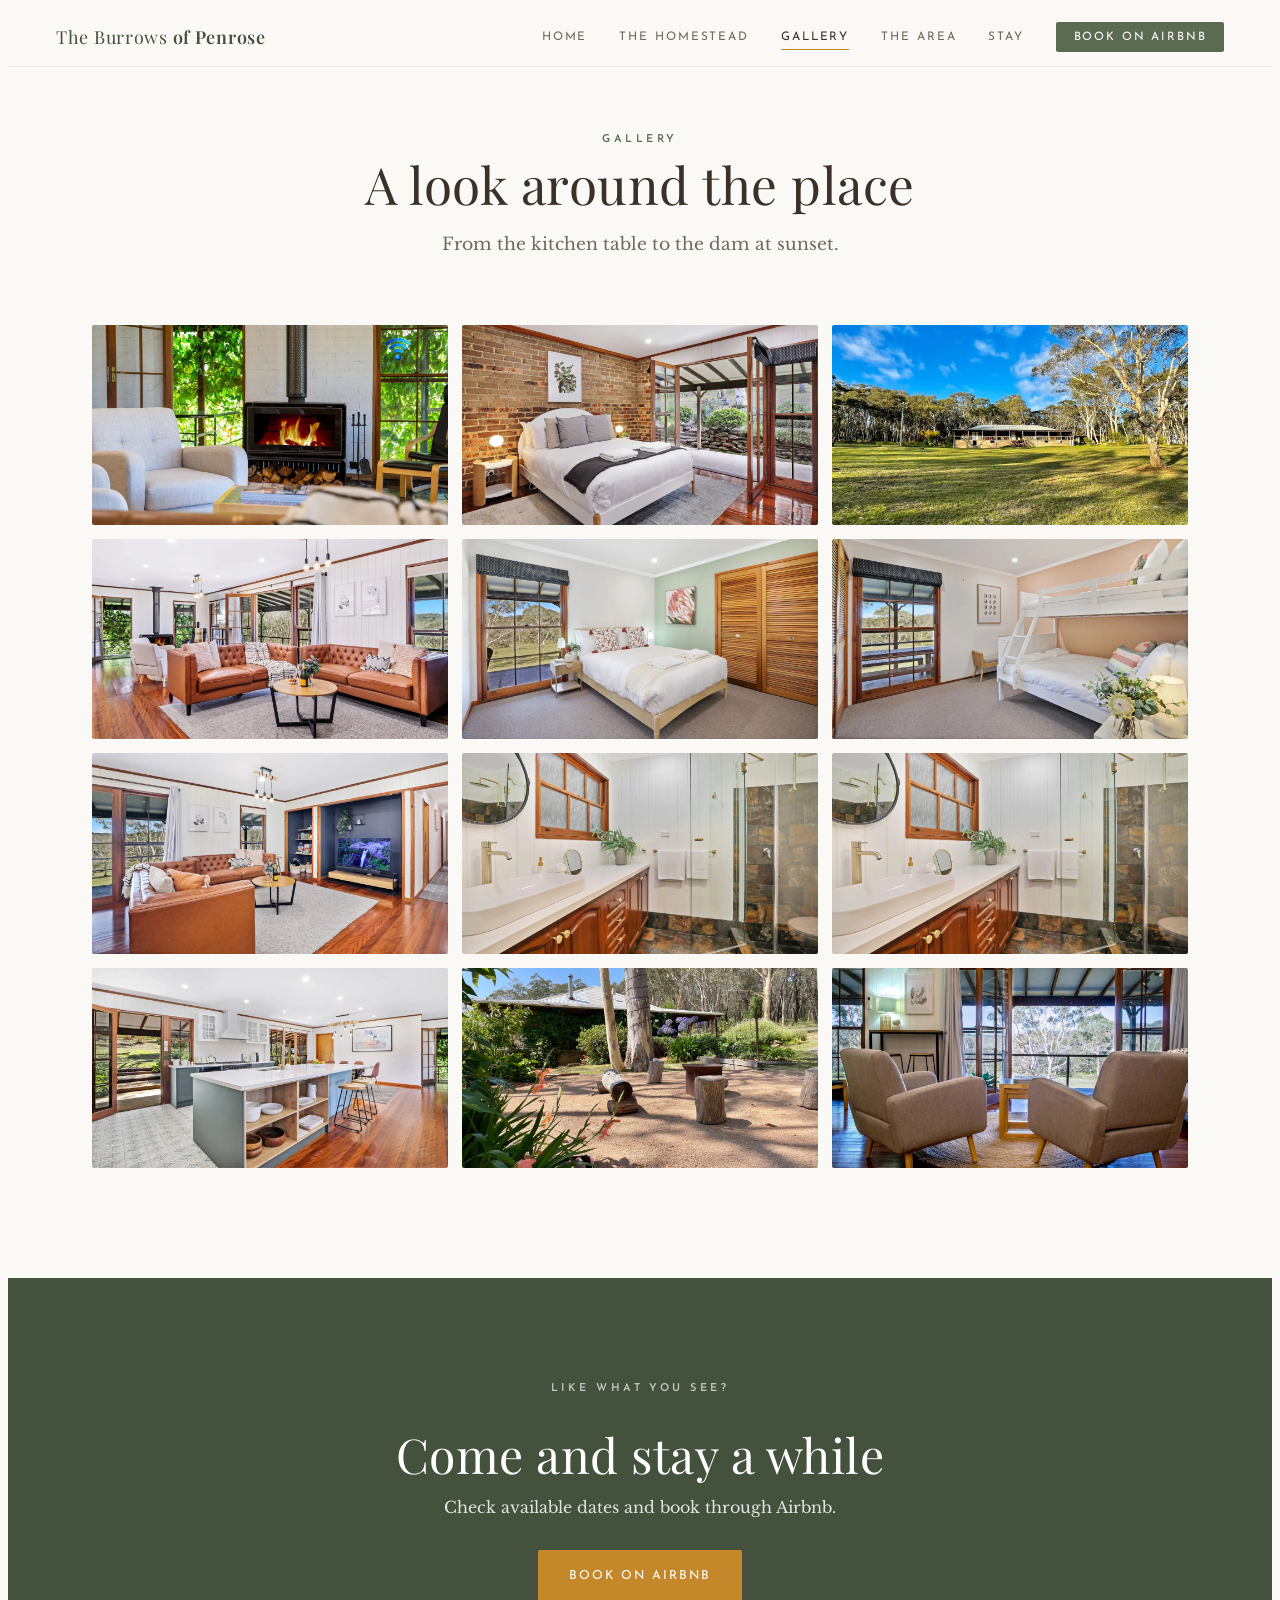
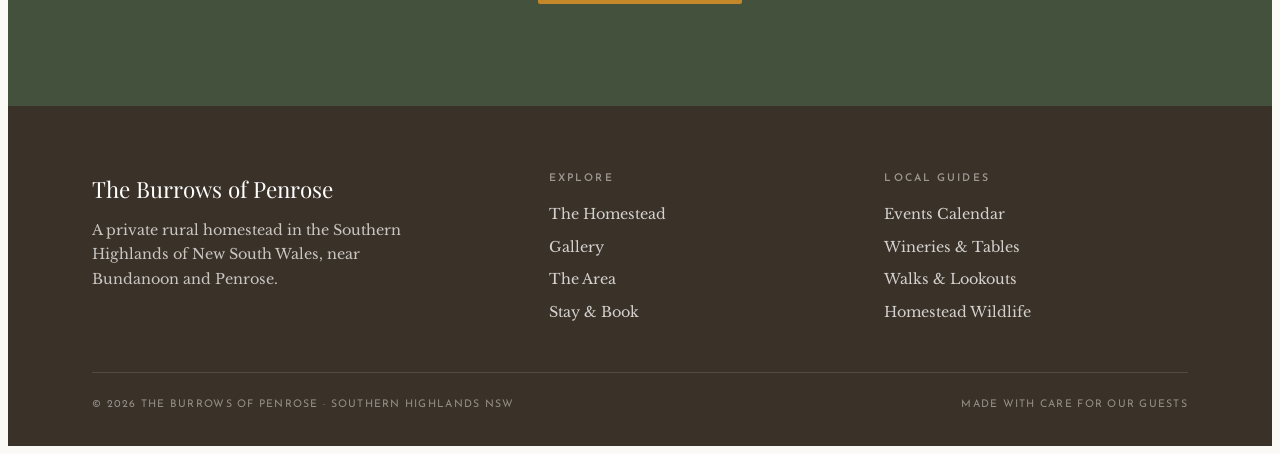
<file: gallery.html>
<!DOCTYPE html>
<html lang="en-AU">
<head>
<meta charset="UTF-8">
<meta name="viewport" content="width=device-width, initial-scale=1.0">
<title>Gallery — The Burrows of Penrose</title>
<meta name="description" content="A look around The Burrows of Penrose — the homestead, the kitchen, the fireplace, the land and the wildlife of the Southern Highlands.">
<meta property="og:image" content="images/og-image.jpg">
<link rel="preconnect" href="https://fonts.googleapis.com">
<link rel="preconnect" href="https://fonts.gstatic.com" crossorigin>
<link href="https://fonts.googleapis.com/css2?family=Playfair+Display:ital,wght@0,400;0,600;1,400;1,600&family=Libre+Baskerville:ital@0;1&family=Josefin+Sans:wght@300;400;600&display=swap" rel="stylesheet">
<link rel="stylesheet" href="css/site.css">
</head>
<body class="page">

<nav class="site-nav" aria-label="Primary">
  <a class="site-nav__brand" href="index.html">The Burrows <b>of Penrose</b></a>
  <button class="site-nav__toggle" aria-label="Menu" aria-expanded="false"><span></span><span></span><span></span></button>
  <ul class="site-nav__links">
    <li><a href="index.html">Home</a></li>
    <li><a href="about.html">The Homestead</a></li>
    <li><a href="gallery.html" class="is-active">Gallery</a></li>
    <li><a href="area.html">The Area</a></li>
    <li><a href="book.html">Stay</a></li>
    <li><a class="site-nav__book" href="https://www.airbnb.com.au/rooms/50922948" target="_blank" rel="noopener">Book on Airbnb</a></li>
  </ul>
</nav>

<section class="section-pad--sm" style="padding-top:clamp(2.5rem,6vw,4rem);">
  <div class="wrap" style="text-align:center;">
    <p class="eyebrow">Gallery</p>
    <h1 class="h-display" style="font-size:clamp(2.2rem,5vw,3.2rem);margin-top:.4rem;">A look around the place</h1>
    <p class="lede" style="max-width:54ch;margin:1rem auto 0;">From the kitchen table to the dam at sunset. <!-- EDIT: replace the placeholder images in /images with your own photos (same file names). --></p>
  </div>
</section>

<section style="padding:0 0 clamp(3.5rem,8vw,6rem);">
  <div class="wrap">
    <div class="gallery-grid reveal">
      <figure><img src="images/gallery-01.jpg" alt="Homestead exterior" loading="lazy"></figure>
      <figure><img src="images/gallery-02.jpg" alt="Living room" loading="lazy"></figure>
      <figure><img src="images/gallery-03.jpg" alt="The country kitchen" loading="lazy"></figure>
      <figure><img src="images/gallery-04.jpg" alt="A bedroom" loading="lazy"></figure>
      <figure><img src="images/gallery-05.jpg" alt="The fireplace" loading="lazy"></figure>
      <figure><img src="images/gallery-06.jpg" alt="Verandah view across the paddocks" loading="lazy"></figure>
      <figure><img src="images/gallery-07.jpg" alt="The dam" loading="lazy"></figure>
      <figure><img src="images/gallery-08.jpg" alt="Sunset over the paddocks" loading="lazy"></figure>
      <figure><img src="images/gallery-09.jpg" alt="A wildlife visitor" loading="lazy"></figure>
      <figure><img src="images/gallery-10.jpg" alt="A bush track on the property" loading="lazy"></figure>
      <figure><img src="images/gallery-11.jpg" alt="The dining space" loading="lazy"></figure>
      <figure><img src="images/gallery-12.jpg" alt="Morning mist over the land" loading="lazy"></figure>
    </div>
  </div>
</section>

<section class="section-pad cta">
  <div class="wrap wrap--narrow reveal">
    <p class="eyebrow">Like what you see?</p>
    <h2 class="h-display">Come and stay a while</h2>
    <p>Check available dates and book through Airbnb.</p>
    <a class="btn btn--primary" href="https://www.airbnb.com.au/rooms/50922948" target="_blank" rel="noopener">Book on Airbnb</a>
  </div>
</section>

<footer class="site-footer">
  <div class="wrap">
    <div class="site-footer__grid">
      <div>
        <div class="site-footer__brand">The Burrows of Penrose</div>
        <p>A private rural homestead in the Southern Highlands of New South Wales, near Bundanoon and Penrose.</p>
      </div>
      <div>
        <h4>Explore</h4>
        <ul>
          <li><a href="about.html">The Homestead</a></li>
          <li><a href="gallery.html">Gallery</a></li>
          <li><a href="area.html">The Area</a></li>
          <li><a href="book.html">Stay &amp; Book</a></li>
        </ul>
      </div>
      <div>
        <h4>Local Guides</h4>
        <ul>
          <li><a href="guides/events.html">Events Calendar</a></li>
          <li><a href="guides/food-and-drink.html">Wineries &amp; Tables</a></li>
          <li><a href="guides/nature.html">Walks &amp; Lookouts</a></li>
          <li><a href="guides/wildlife.html">Homestead Wildlife</a></li>
        </ul>
      </div>
    </div>
    <div class="site-footer__base">
      <span>© 2026 The Burrows of Penrose · Southern Highlands NSW</span>
      <span>Made with care for our guests</span>
    </div>
  </div>
</footer>

<script src="js/site.js"></script>
</body>
</html>
</file>
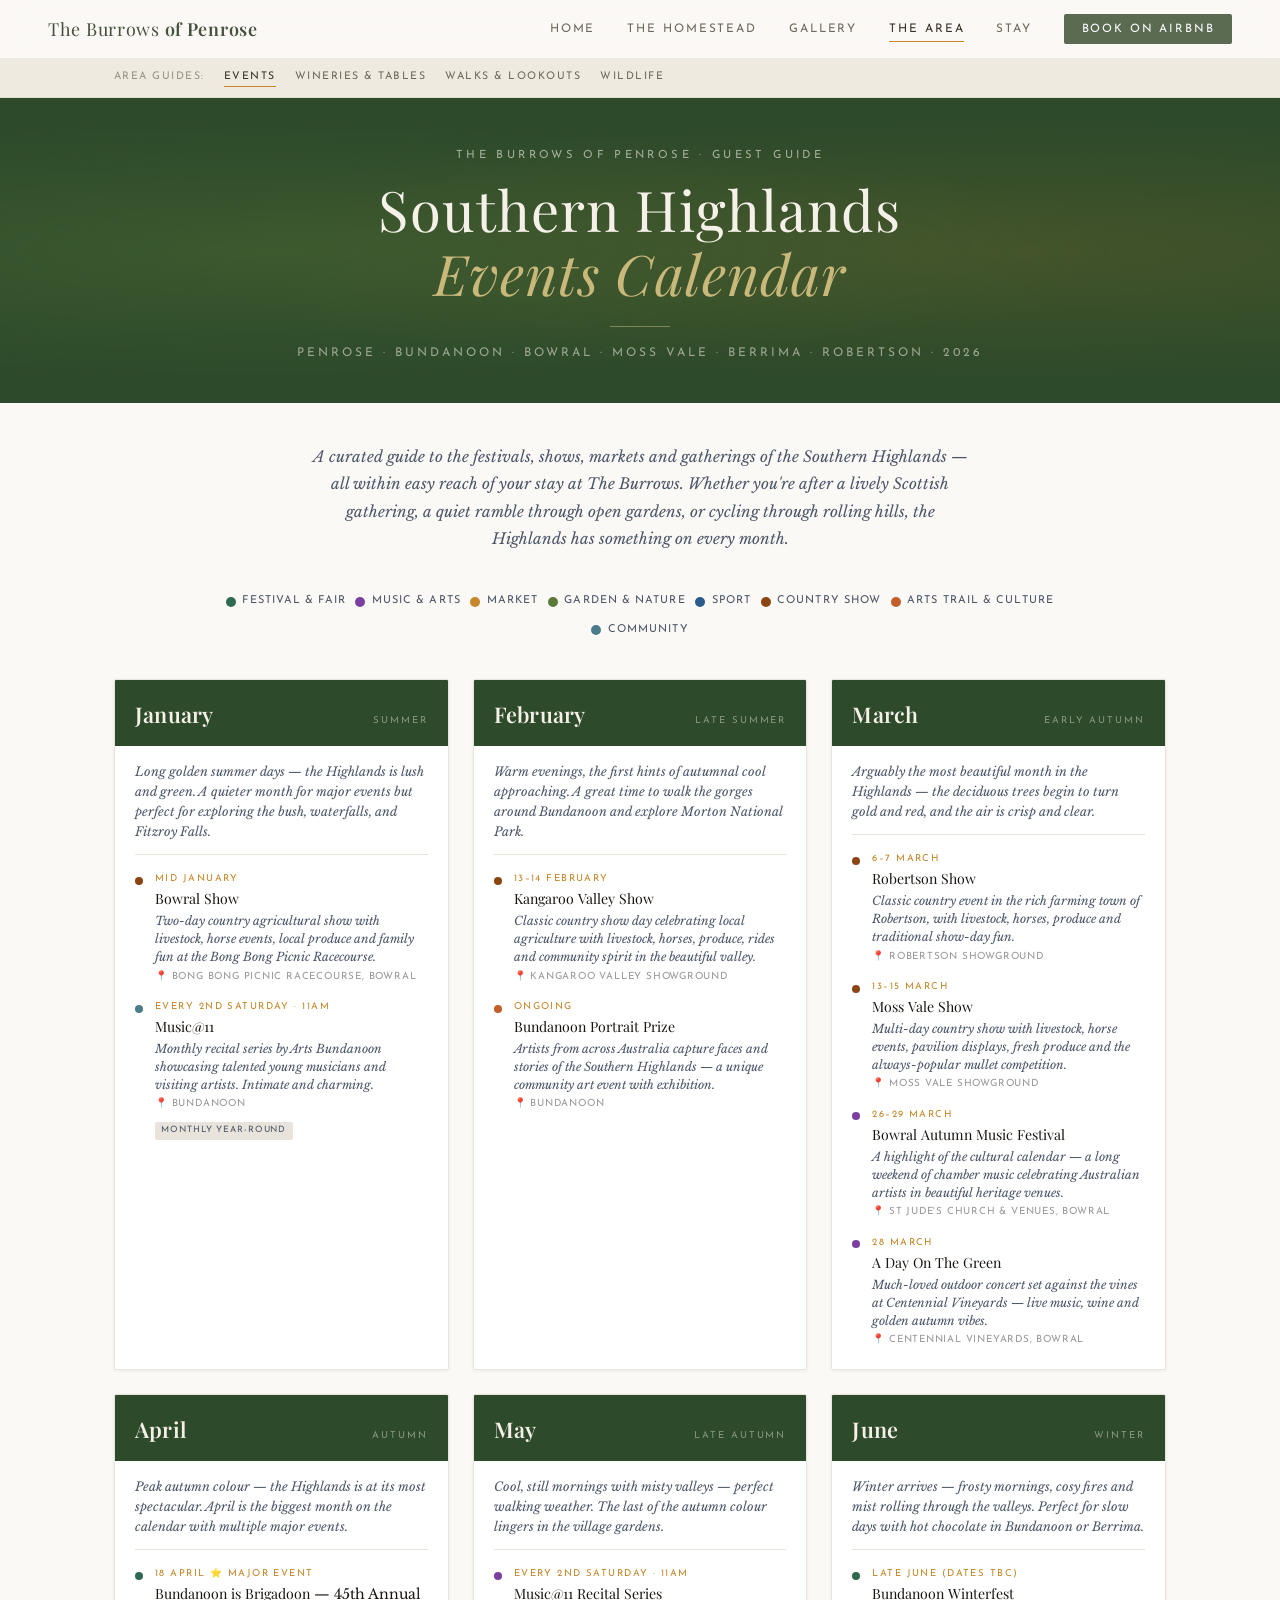
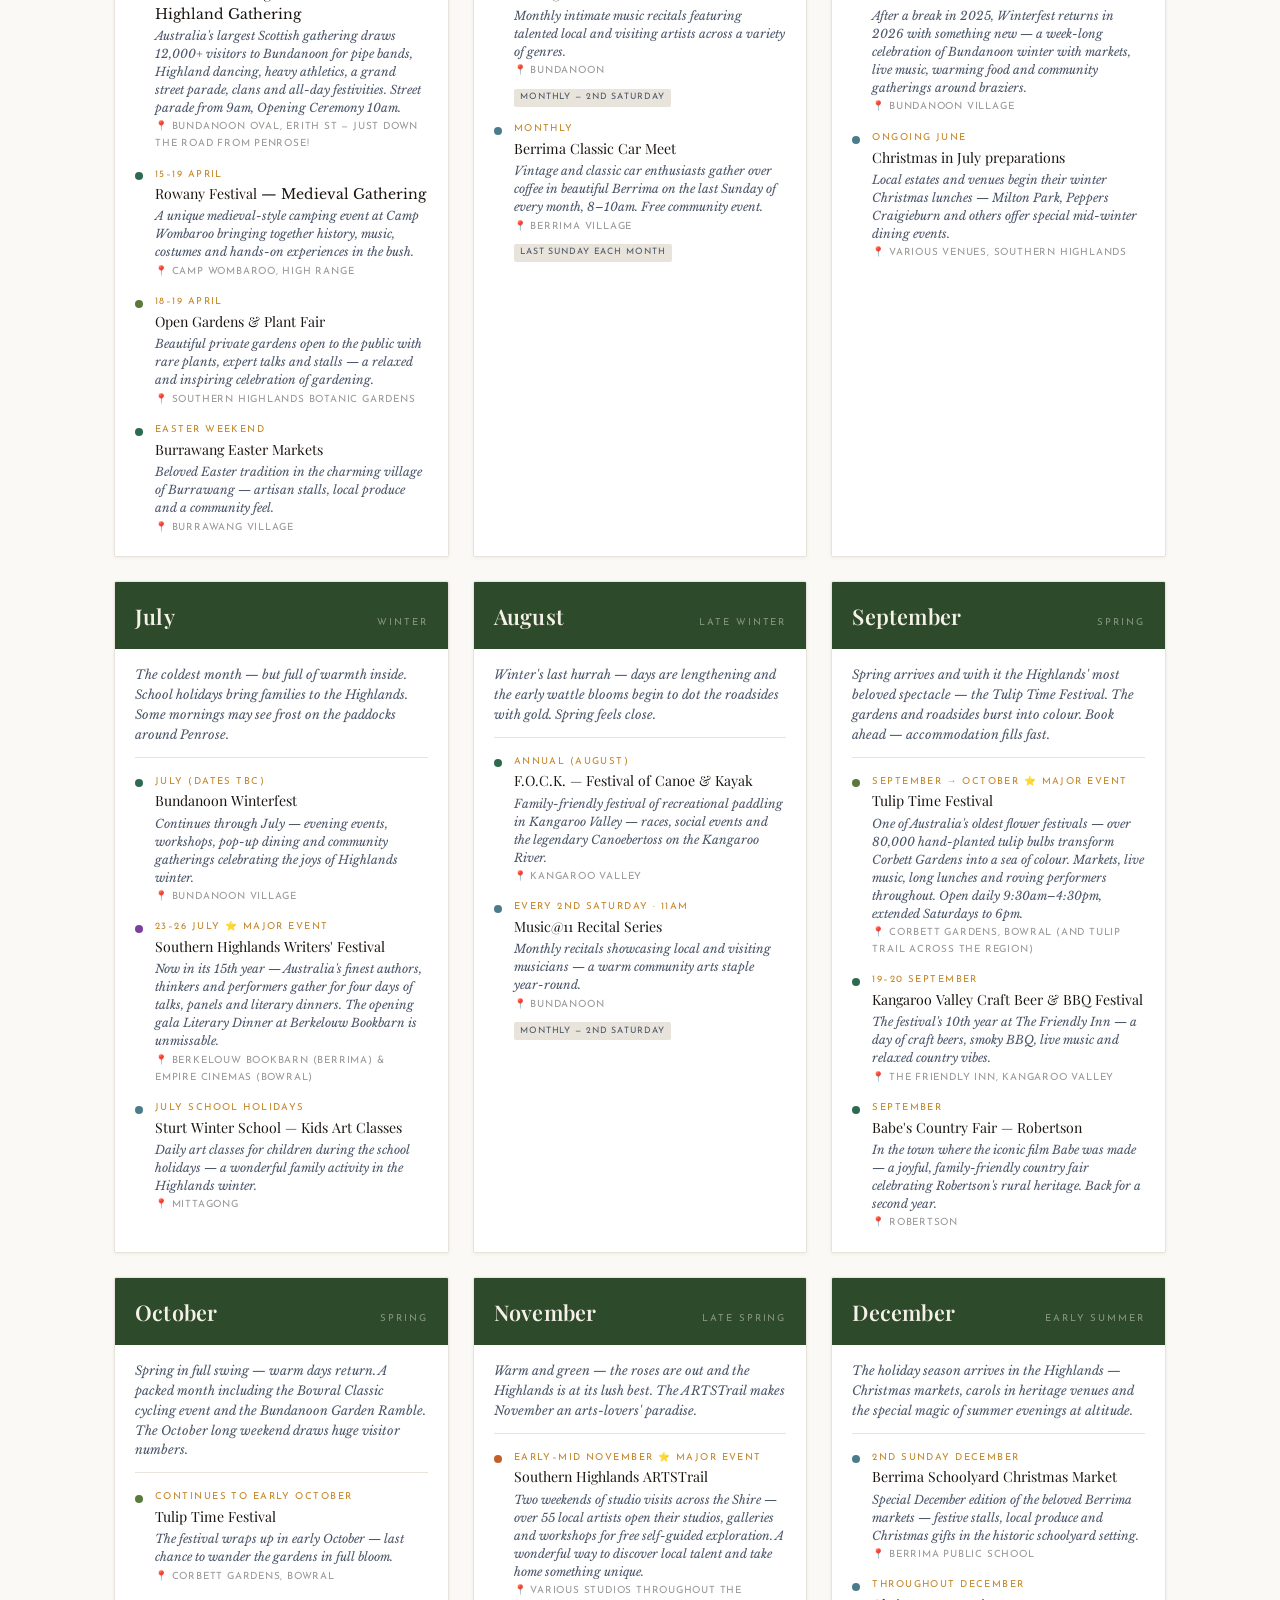
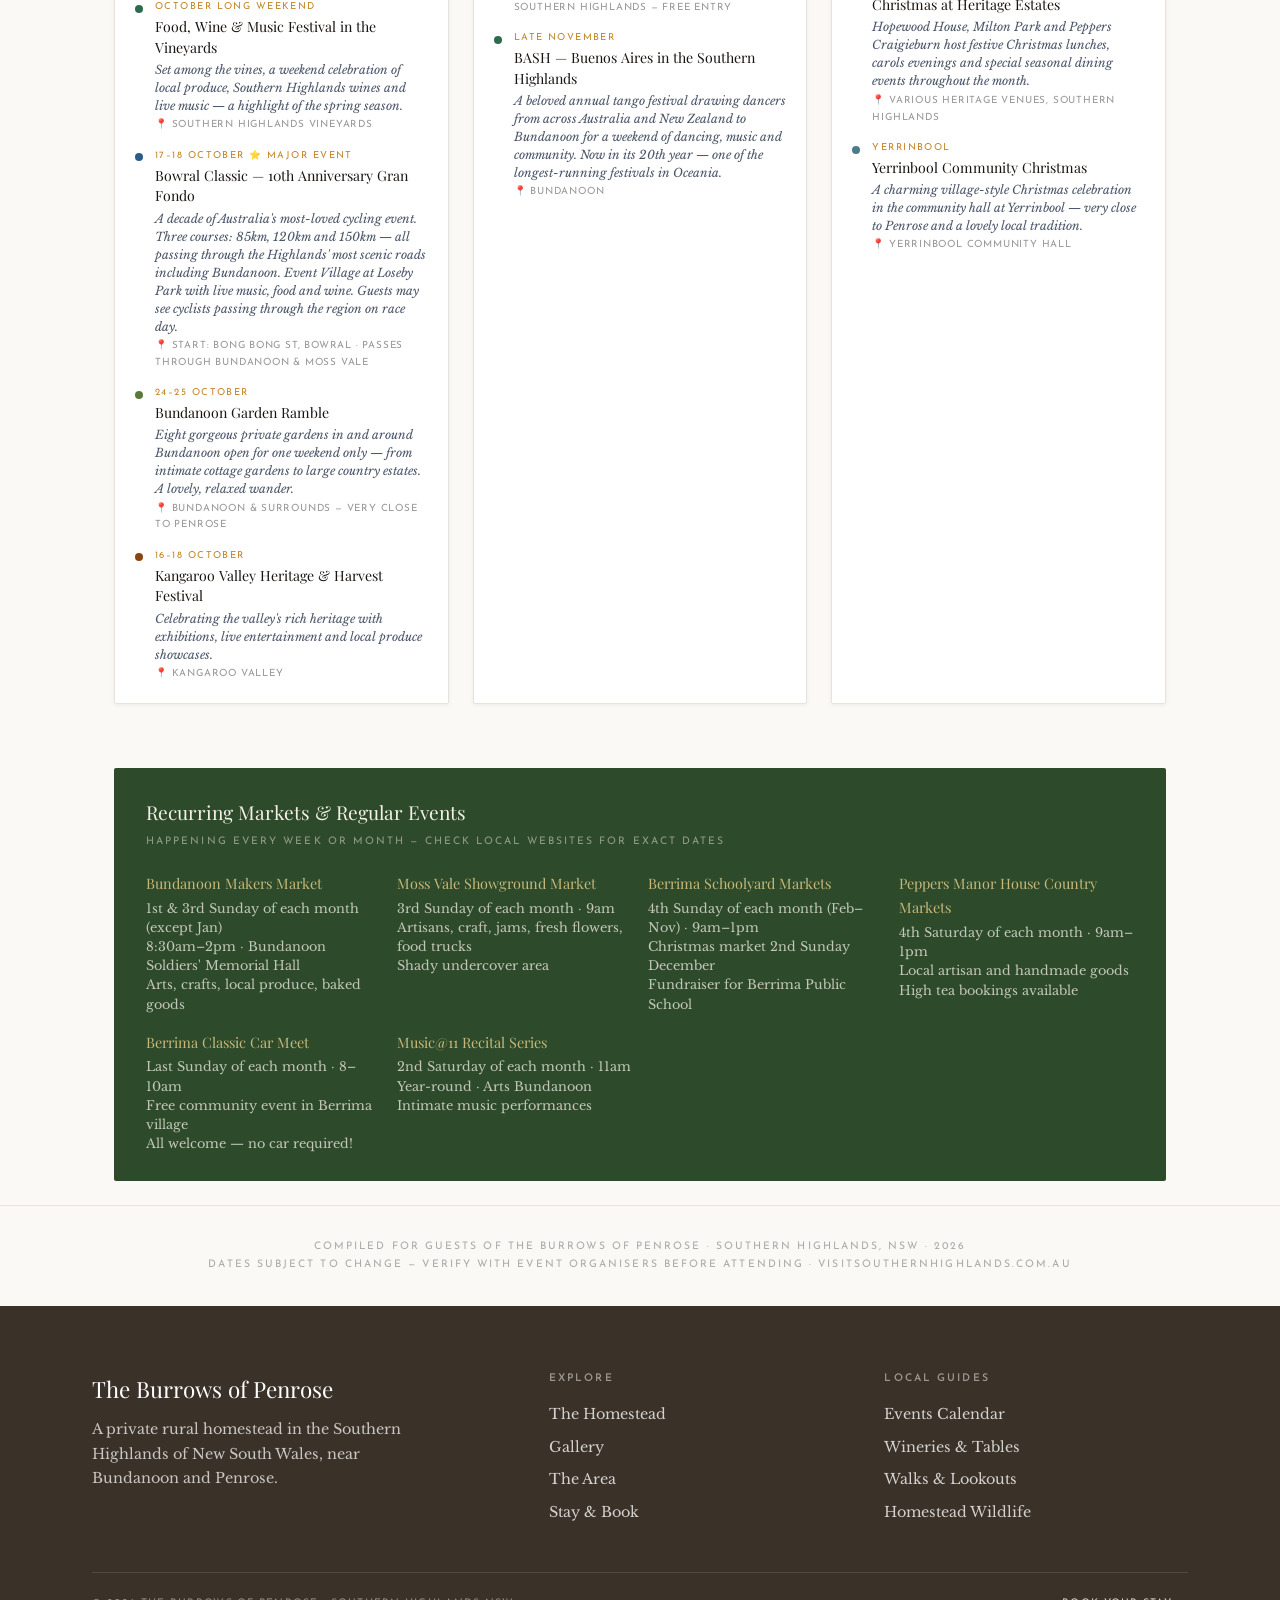
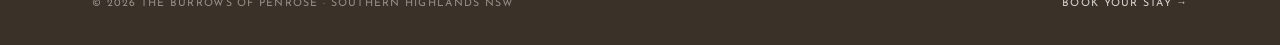
<file: guides/events.html>
<!DOCTYPE html>
<html lang="en">
<head>
<meta charset="UTF-8">
<meta name="viewport" content="width=device-width, initial-scale=1.0">
<title>Southern Highlands Events Calendar 2026 — The Burrows of Penrose</title>
<link href="https://fonts.googleapis.com/css2?family=Playfair+Display:ital,wght@0,400;0,600;1,400&family=Libre+Baskerville:ital@0;1&family=Josefin+Sans:wght@300;400;600&display=swap" rel="stylesheet">
<link rel="stylesheet" href="../css/site.css">
<style>
  :root {
    --ink: #1a1410;
    --parchment: #f5f0e8;
    --cream: #faf7f2;
    --forest: #2d4a2a;
    --moss: #5a7a3a;
    --amber: #c4872a;
    --rust: #8b3a2a;
    --slate: #4a5568;
    --mist: #e8e4dc;
  }

  * { margin: 0; padding: 0; box-sizing: border-box; }

  body {
    background: var(--cream);
    color: var(--ink);
    font-family: 'Libre Baskerville', Georgia, serif;
    line-height: 1.6;
  }

  /* Header */
  .header {
    background: var(--forest);
    color: var(--parchment);
    text-align: center;
    padding: 3rem 2rem 2.5rem;
    position: relative;
    overflow: hidden;
  }

  .header::before {
    content: '';
    position: absolute;
    inset: 0;
    background: 
      radial-gradient(ellipse at 20% 50%, rgba(90,122,58,0.3) 0%, transparent 60%),
      radial-gradient(ellipse at 80% 50%, rgba(196,135,42,0.15) 0%, transparent 60%);
  }

  .header-inner { position: relative; z-index: 1; }

  .header-eyebrow {
    font-family: 'Josefin Sans', sans-serif;
    font-size: 0.7rem;
    letter-spacing: 0.3em;
    text-transform: uppercase;
    color: rgba(245,240,232,0.6);
    margin-bottom: 0.75rem;
  }

  .header h1 {
    font-family: 'Playfair Display', Georgia, serif;
    font-size: clamp(2rem, 5vw, 3.5rem);
    font-weight: 400;
    letter-spacing: 0.02em;
    line-height: 1.15;
    margin-bottom: 0.5rem;
  }

  .header h1 em {
    font-style: italic;
    color: #c8b87a;
  }

  .header-sub {
    font-family: 'Josefin Sans', sans-serif;
    font-size: 0.75rem;
    letter-spacing: 0.25em;
    text-transform: uppercase;
    color: rgba(245,240,232,0.55);
    margin-top: 1rem;
  }

  .header-rule {
    width: 60px;
    height: 1px;
    background: rgba(200,184,122,0.5);
    margin: 1.25rem auto 0;
  }

  /* Intro */
  .intro {
    max-width: 720px;
    margin: 2.5rem auto;
    padding: 0 2rem;
    text-align: center;
    font-size: 0.95rem;
    color: var(--slate);
    font-style: italic;
    line-height: 1.8;
  }

  /* Legend */
  .legend {
    max-width: 900px;
    margin: 0 auto 2.5rem;
    padding: 0 2rem;
    display: flex;
    flex-wrap: wrap;
    gap: 0.6rem;
    justify-content: center;
  }

  .legend-item {
    display: flex;
    align-items: center;
    gap: 0.4rem;
    font-family: 'Josefin Sans', sans-serif;
    font-size: 0.68rem;
    letter-spacing: 0.1em;
    text-transform: uppercase;
    color: var(--slate);
  }

  .legend-dot {
    width: 10px;
    height: 10px;
    border-radius: 50%;
    flex-shrink: 0;
  }

  /* Calendar grid */
  .calendar {
    max-width: 1100px;
    margin: 0 auto;
    padding: 0 1.5rem 4rem;
    display: grid;
    grid-template-columns: repeat(auto-fill, minmax(320px, 1fr));
    gap: 1.5rem;
  }

  /* Month card */
  .month {
    background: white;
    border: 1px solid var(--mist);
    border-radius: 2px;
    overflow: hidden;
    box-shadow: 0 1px 4px rgba(0,0,0,0.06);
    transition: box-shadow 0.2s ease;
  }

  .month:hover { box-shadow: 0 4px 16px rgba(0,0,0,0.1); }

  .month-header {
    background: var(--forest);
    padding: 1rem 1.25rem 0.85rem;
    display: flex;
    align-items: baseline;
    gap: 0.75rem;
  }

  .month-name {
    font-family: 'Playfair Display', Georgia, serif;
    font-size: 1.35rem;
    font-weight: 600;
    color: var(--parchment);
    letter-spacing: 0.01em;
  }

  .month-season {
    font-family: 'Josefin Sans', sans-serif;
    font-size: 0.6rem;
    letter-spacing: 0.2em;
    text-transform: uppercase;
    color: rgba(245,240,232,0.45);
    margin-left: auto;
  }

  .month-body { padding: 1rem 1.25rem 1.25rem; }

  .month-note {
    font-size: 0.78rem;
    font-style: italic;
    color: var(--slate);
    margin-bottom: 1rem;
    padding-bottom: 0.75rem;
    border-bottom: 1px solid var(--mist);
    line-height: 1.6;
  }

  /* Event entry */
  .event {
    display: flex;
    gap: 0.75rem;
    margin-bottom: 0.85rem;
    align-items: flex-start;
  }

  .event:last-child { margin-bottom: 0; }

  .event-dot {
    width: 8px;
    height: 8px;
    border-radius: 50%;
    flex-shrink: 0;
    margin-top: 0.35rem;
  }

  .event-content { flex: 1; }

  .event-date {
    font-family: 'Josefin Sans', sans-serif;
    font-size: 0.6rem;
    letter-spacing: 0.15em;
    text-transform: uppercase;
    color: var(--amber);
    margin-bottom: 0.1rem;
  }

  .event-title {
    font-size: 0.88rem;
    font-weight: normal;
    color: var(--ink);
    line-height: 1.4;
    margin-bottom: 0.15rem;
  }

  .event-title strong {
    font-weight: normal;
    font-family: 'Playfair Display', Georgia, serif;
  }

  .event-desc {
    font-size: 0.75rem;
    color: var(--slate);
    line-height: 1.5;
    font-style: italic;
  }

  .event-loc {
    font-family: 'Josefin Sans', sans-serif;
    font-size: 0.62rem;
    letter-spacing: 0.08em;
    text-transform: uppercase;
    color: #999;
    margin-top: 0.15rem;
  }

  /* Recurring tag */
  .recurring {
    display: inline-block;
    font-family: 'Josefin Sans', sans-serif;
    font-size: 0.55rem;
    letter-spacing: 0.1em;
    text-transform: uppercase;
    background: var(--mist);
    color: var(--slate);
    padding: 0.1rem 0.4rem;
    border-radius: 2px;
    margin-top: 0.2rem;
  }

  /* Recurring markets section */
  .markets-box {
    max-width: 1100px;
    margin: 0 auto 0;
    padding: 0 1.5rem 1.5rem;
  }

  .markets-card {
    background: var(--forest);
    color: var(--parchment);
    border-radius: 2px;
    padding: 1.75rem 2rem;
  }

  .markets-card h2 {
    font-family: 'Playfair Display', Georgia, serif;
    font-size: 1.2rem;
    font-weight: 400;
    margin-bottom: 0.3rem;
  }

  .markets-card .sub {
    font-family: 'Josefin Sans', sans-serif;
    font-size: 0.65rem;
    letter-spacing: 0.2em;
    text-transform: uppercase;
    color: rgba(245,240,232,0.5);
    margin-bottom: 1.25rem;
  }

  .markets-grid {
    display: grid;
    grid-template-columns: repeat(auto-fill, minmax(200px, 1fr));
    gap: 1rem;
  }

  .market-item { }

  .market-name {
    font-family: 'Playfair Display', Georgia, serif;
    font-size: 0.9rem;
    margin-bottom: 0.2rem;
    color: #c8b87a;
  }

  .market-when {
    font-size: 0.8rem;
    color: rgba(245,240,232,0.75);
    line-height: 1.5;
  }

  /* Footer */
  .footer {
    text-align: center;
    padding: 2rem;
    font-family: 'Josefin Sans', sans-serif;
    font-size: 0.65rem;
    letter-spacing: 0.2em;
    text-transform: uppercase;
    color: #aaa;
    border-top: 1px solid var(--mist);
  }

  /* Category colours */
  .cat-festival  { background: #2d6a4f; }
  .cat-music     { background: #7b3fa0; }
  .cat-market    { background: #c4872a; }
  .cat-garden    { background: #5a7a3a; }
  .cat-sport     { background: #2a5c8b; }
  .cat-show      { background: #8b4513; }
  .cat-arts      { background: #c45e2a; }
  .cat-community { background: #4a7c8b; }

  @media (max-width: 600px) {
    .calendar { grid-template-columns: 1fr; padding: 0 1rem 3rem; }
    .markets-box { padding: 0 1rem 1rem; }
    .markets-grid { grid-template-columns: 1fr 1fr; }
  }

  @media print {
    body { background: white; }
    .month { break-inside: avoid; }
  }
</style>
</head>
<body class="page">

<nav class="site-nav" aria-label="Primary">
  <a class="site-nav__brand" href="../index.html">The Burrows <b>of Penrose</b></a>
  <button class="site-nav__toggle" aria-label="Menu" aria-expanded="false"><span></span><span></span><span></span></button>
  <ul class="site-nav__links">
    <li><a href="../index.html">Home</a></li>
    <li><a href="../about.html">The Homestead</a></li>
    <li><a href="../gallery.html">Gallery</a></li>
    <li><a href="../area.html" class="is-active">The Area</a></li>
    <li><a href="../book.html">Stay</a></li>
    <li><a class="site-nav__book" href="https://www.airbnb.com.au/rooms/50922948" target="_blank" rel="noopener">Book on Airbnb</a></li>
  </ul>
</nav>
<!-- guide sub-nav: move between the four area guides -->
<div style="background:var(--oat,#efeae0);border-bottom:1px solid rgba(58,49,40,.08);font-family:'Josefin Sans',sans-serif;">
  <div style="max-width:1100px;margin:0 auto;padding:.6rem clamp(1rem,4vw,1.5rem);display:flex;gap:1.2rem;flex-wrap:wrap;font-size:.66rem;letter-spacing:.14em;text-transform:uppercase;">
    <span style="color:#9a9384;">Area guides:</span>
    <a href="events.html" style="color:#3a3128;text-decoration:none;border-bottom:1px solid #c4872a;">Events</a>
    <a href="food-and-drink.html" style="color:#6f685c;text-decoration:none;">Wineries &amp; Tables</a>
    <a href="nature.html" style="color:#6f685c;text-decoration:none;">Walks &amp; Lookouts</a>
    <a href="wildlife.html" style="color:#6f685c;text-decoration:none;">Wildlife</a>
  </div>
</div>


<header class="header">
  <div class="header-inner">
    <div class="header-eyebrow">The Burrows of Penrose · Guest Guide</div>
    <h1>Southern Highlands<br><em>Events Calendar</em></h1>
    <div class="header-rule"></div>
    <div class="header-sub">Penrose · Bundanoon · Bowral · Moss Vale · Berrima · Robertson · 2026</div>
  </div>
</header>

<p class="intro">
  A curated guide to the festivals, shows, markets and gatherings of the Southern Highlands — 
  all within easy reach of your stay at The Burrows. Whether you're after a lively Scottish 
  gathering, a quiet ramble through open gardens, or cycling through rolling hills, the 
  Highlands has something on every month.
</p>

<div class="legend">
  <div class="legend-item"><span class="legend-dot cat-festival"></span> Festival &amp; Fair</div>
  <div class="legend-item"><span class="legend-dot cat-music"></span> Music &amp; Arts</div>
  <div class="legend-item"><span class="legend-dot cat-market"></span> Market</div>
  <div class="legend-item"><span class="legend-dot cat-garden"></span> Garden &amp; Nature</div>
  <div class="legend-item"><span class="legend-dot cat-sport"></span> Sport</div>
  <div class="legend-item"><span class="legend-dot cat-show"></span> Country Show</div>
  <div class="legend-item"><span class="legend-dot cat-arts"></span> Arts Trail &amp; Culture</div>
  <div class="legend-item"><span class="legend-dot cat-community"></span> Community</div>
</div>

<div class="calendar">

  <!-- JANUARY -->
  <div class="month">
    <div class="month-header">
      <span class="month-name">January</span>
      <span class="month-season">Summer</span>
    </div>
    <div class="month-body">
      <p class="month-note">Long golden summer days — the Highlands is lush and green. A quieter month for major events but perfect for exploring the bush, waterfalls, and Fitzroy Falls.</p>
      <div class="event">
        <span class="event-dot cat-show"></span>
        <div class="event-content">
          <div class="event-date">Mid January</div>
          <div class="event-title"><strong>Bowral Show</strong></div>
          <div class="event-desc">Two-day country agricultural show with livestock, horse events, local produce and family fun at the Bong Bong Picnic Racecourse.</div>
          <div class="event-loc">📍 Bong Bong Picnic Racecourse, Bowral</div>
        </div>
      </div>
      <div class="event">
        <span class="event-dot cat-community"></span>
        <div class="event-content">
          <div class="event-date">Every 2nd Saturday · 11am</div>
          <div class="event-title"><strong>Music@11</strong></div>
          <div class="event-desc">Monthly recital series by Arts Bundanoon showcasing talented young musicians and visiting artists. Intimate and charming.</div>
          <div class="event-loc">📍 Bundanoon</div>
          <span class="recurring">Monthly year-round</span>
        </div>
      </div>
    </div>
  </div>

  <!-- FEBRUARY -->
  <div class="month">
    <div class="month-header">
      <span class="month-name">February</span>
      <span class="month-season">Late Summer</span>
    </div>
    <div class="month-body">
      <p class="month-note">Warm evenings, the first hints of autumnal cool approaching. A great time to walk the gorges around Bundanoon and explore Morton National Park.</p>
      <div class="event">
        <span class="event-dot cat-show"></span>
        <div class="event-content">
          <div class="event-date">13–14 February</div>
          <div class="event-title"><strong>Kangaroo Valley Show</strong></div>
          <div class="event-desc">Classic country show day celebrating local agriculture with livestock, horses, produce, rides and community spirit in the beautiful valley.</div>
          <div class="event-loc">📍 Kangaroo Valley Showground</div>
        </div>
      </div>
      <div class="event">
        <span class="event-dot cat-arts"></span>
        <div class="event-content">
          <div class="event-date">Ongoing</div>
          <div class="event-title"><strong>Bundanoon Portrait Prize</strong></div>
          <div class="event-desc">Artists from across Australia capture faces and stories of the Southern Highlands — a unique community art event with exhibition.</div>
          <div class="event-loc">📍 Bundanoon</div>
        </div>
      </div>
    </div>
  </div>

  <!-- MARCH -->
  <div class="month">
    <div class="month-header">
      <span class="month-name">March</span>
      <span class="month-season">Early Autumn</span>
    </div>
    <div class="month-body">
      <p class="month-note">Arguably the most beautiful month in the Highlands — the deciduous trees begin to turn gold and red, and the air is crisp and clear.</p>
      <div class="event">
        <span class="event-dot cat-show"></span>
        <div class="event-content">
          <div class="event-date">6–7 March</div>
          <div class="event-title"><strong>Robertson Show</strong></div>
          <div class="event-desc">Classic country event in the rich farming town of Robertson, with livestock, horses, produce and traditional show-day fun.</div>
          <div class="event-loc">📍 Robertson Showground</div>
        </div>
      </div>
      <div class="event">
        <span class="event-dot cat-show"></span>
        <div class="event-content">
          <div class="event-date">13–15 March</div>
          <div class="event-title"><strong>Moss Vale Show</strong></div>
          <div class="event-desc">Multi-day country show with livestock, horse events, pavilion displays, fresh produce and the always-popular mullet competition.</div>
          <div class="event-loc">📍 Moss Vale Showground</div>
        </div>
      </div>
      <div class="event">
        <span class="event-dot cat-music"></span>
        <div class="event-content">
          <div class="event-date">26–29 March</div>
          <div class="event-title"><strong>Bowral Autumn Music Festival</strong></div>
          <div class="event-desc">A highlight of the cultural calendar — a long weekend of chamber music celebrating Australian artists in beautiful heritage venues.</div>
          <div class="event-loc">📍 St Jude's Church &amp; venues, Bowral</div>
        </div>
      </div>
      <div class="event">
        <span class="event-dot cat-music"></span>
        <div class="event-content">
          <div class="event-date">28 March</div>
          <div class="event-title"><strong>A Day On The Green</strong></div>
          <div class="event-desc">Much-loved outdoor concert set against the vines at Centennial Vineyards — live music, wine and golden autumn vibes.</div>
          <div class="event-loc">📍 Centennial Vineyards, Bowral</div>
        </div>
      </div>
    </div>
  </div>

  <!-- APRIL -->
  <div class="month">
    <div class="month-header">
      <span class="month-name">April</span>
      <span class="month-season">Autumn</span>
    </div>
    <div class="month-body">
      <p class="month-note">Peak autumn colour — the Highlands is at its most spectacular. April is the biggest month on the calendar with multiple major events.</p>
      <div class="event">
        <span class="event-dot cat-festival"></span>
        <div class="event-content">
          <div class="event-date">18 April ⭐ Major Event</div>
          <div class="event-title"><strong>Bundanoon is Brigadoon</strong> — 45th Annual Highland Gathering</div>
          <div class="event-desc">Australia's largest Scottish gathering draws 12,000+ visitors to Bundanoon for pipe bands, Highland dancing, heavy athletics, a grand street parade, clans and all-day festivities. Street parade from 9am, Opening Ceremony 10am.</div>
          <div class="event-loc">📍 Bundanoon Oval, Erith St — just down the road from Penrose!</div>
        </div>
      </div>
      <div class="event">
        <span class="event-dot cat-festival"></span>
        <div class="event-content">
          <div class="event-date">15–19 April</div>
          <div class="event-title"><strong>Rowany Festival</strong> — Medieval Gathering</div>
          <div class="event-desc">A unique medieval-style camping event at Camp Wombaroo bringing together history, music, costumes and hands-on experiences in the bush.</div>
          <div class="event-loc">📍 Camp Wombaroo, High Range</div>
        </div>
      </div>
      <div class="event">
        <span class="event-dot cat-garden"></span>
        <div class="event-content">
          <div class="event-date">18–19 April</div>
          <div class="event-title"><strong>Open Gardens &amp; Plant Fair</strong></div>
          <div class="event-desc">Beautiful private gardens open to the public with rare plants, expert talks and stalls — a relaxed and inspiring celebration of gardening.</div>
          <div class="event-loc">📍 Southern Highlands Botanic Gardens</div>
        </div>
      </div>
      <div class="event">
        <span class="event-dot cat-festival"></span>
        <div class="event-content">
          <div class="event-date">Easter Weekend</div>
          <div class="event-title"><strong>Burrawang Easter Markets</strong></div>
          <div class="event-desc">Beloved Easter tradition in the charming village of Burrawang — artisan stalls, local produce and a community feel.</div>
          <div class="event-loc">📍 Burrawang Village</div>
        </div>
      </div>
    </div>
  </div>

  <!-- MAY -->
  <div class="month">
    <div class="month-header">
      <span class="month-name">May</span>
      <span class="month-season">Late Autumn</span>
    </div>
    <div class="month-body">
      <p class="month-note">Cool, still mornings with misty valleys — perfect walking weather. The last of the autumn colour lingers in the village gardens.</p>
      <div class="event">
        <span class="event-dot cat-music"></span>
        <div class="event-content">
          <div class="event-date">Every 2nd Saturday · 11am</div>
          <div class="event-title"><strong>Music@11 Recital Series</strong></div>
          <div class="event-desc">Monthly intimate music recitals featuring talented local and visiting artists across a variety of genres.</div>
          <div class="event-loc">📍 Bundanoon</div>
          <span class="recurring">Monthly — 2nd Saturday</span>
        </div>
      </div>
      <div class="event">
        <span class="event-dot cat-community"></span>
        <div class="event-content">
          <div class="event-date">Monthly</div>
          <div class="event-title"><strong>Berrima Classic Car Meet</strong></div>
          <div class="event-desc">Vintage and classic car enthusiasts gather over coffee in beautiful Berrima on the last Sunday of every month, 8–10am. Free community event.</div>
          <div class="event-loc">📍 Berrima Village</div>
          <span class="recurring">Last Sunday each month</span>
        </div>
      </div>
    </div>
  </div>

  <!-- JUNE -->
  <div class="month">
    <div class="month-header">
      <span class="month-name">June</span>
      <span class="month-season">Winter</span>
    </div>
    <div class="month-body">
      <p class="month-note">Winter arrives — frosty mornings, cosy fires and mist rolling through the valleys. Perfect for slow days with hot chocolate in Bundanoon or Berrima.</p>
      <div class="event">
        <span class="event-dot cat-festival"></span>
        <div class="event-content">
          <div class="event-date">Late June (dates TBC)</div>
          <div class="event-title"><strong>Bundanoon Winterfest</strong></div>
          <div class="event-desc">After a break in 2025, Winterfest returns in 2026 with something new — a week-long celebration of Bundanoon winter with markets, live music, warming food and community gatherings around braziers.</div>
          <div class="event-loc">📍 Bundanoon Village</div>
        </div>
      </div>
      <div class="event">
        <span class="event-dot cat-community"></span>
        <div class="event-content">
          <div class="event-date">Ongoing June</div>
          <div class="event-title"><strong>Christmas in July preparations</strong></div>
          <div class="event-desc">Local estates and venues begin their winter Christmas lunches — Milton Park, Peppers Craigieburn and others offer special mid-winter dining events.</div>
          <div class="event-loc">📍 Various venues, Southern Highlands</div>
        </div>
      </div>
    </div>
  </div>

  <!-- JULY -->
  <div class="month">
    <div class="month-header">
      <span class="month-name">July</span>
      <span class="month-season">Winter</span>
    </div>
    <div class="month-body">
      <p class="month-note">The coldest month — but full of warmth inside. School holidays bring families to the Highlands. Some mornings may see frost on the paddocks around Penrose.</p>
      <div class="event">
        <span class="event-dot cat-festival"></span>
        <div class="event-content">
          <div class="event-date">July (dates TBC)</div>
          <div class="event-title"><strong>Bundanoon Winterfest</strong></div>
          <div class="event-desc">Continues through July — evening events, workshops, pop-up dining and community gatherings celebrating the joys of Highlands winter.</div>
          <div class="event-loc">📍 Bundanoon Village</div>
        </div>
      </div>
      <div class="event">
        <span class="event-dot cat-music"></span>
        <div class="event-content">
          <div class="event-date">23–26 July ⭐ Major Event</div>
          <div class="event-title"><strong>Southern Highlands Writers' Festival</strong></div>
          <div class="event-desc">Now in its 15th year — Australia's finest authors, thinkers and performers gather for four days of talks, panels and literary dinners. The opening gala Literary Dinner at Berkelouw Bookbarn is unmissable.</div>
          <div class="event-loc">📍 Berkelouw Bookbarn (Berrima) &amp; Empire Cinemas (Bowral)</div>
        </div>
      </div>
      <div class="event">
        <span class="event-dot cat-community"></span>
        <div class="event-content">
          <div class="event-date">July School Holidays</div>
          <div class="event-title"><strong>Sturt Winter School — Kids Art Classes</strong></div>
          <div class="event-desc">Daily art classes for children during the school holidays — a wonderful family activity in the Highlands winter.</div>
          <div class="event-loc">📍 Mittagong</div>
        </div>
      </div>
    </div>
  </div>

  <!-- AUGUST -->
  <div class="month">
    <div class="month-header">
      <span class="month-name">August</span>
      <span class="month-season">Late Winter</span>
    </div>
    <div class="month-body">
      <p class="month-note">Winter's last hurrah — days are lengthening and the early wattle blooms begin to dot the roadsides with gold. Spring feels close.</p>
      <div class="event">
        <span class="event-dot cat-festival"></span>
        <div class="event-content">
          <div class="event-date">Annual (August)</div>
          <div class="event-title"><strong>F.O.C.K. — Festival of Canoe &amp; Kayak</strong></div>
          <div class="event-desc">Family-friendly festival of recreational paddling in Kangaroo Valley — races, social events and the legendary Canoebertoss on the Kangaroo River.</div>
          <div class="event-loc">📍 Kangaroo Valley</div>
        </div>
      </div>
      <div class="event">
        <span class="event-dot cat-community"></span>
        <div class="event-content">
          <div class="event-date">Every 2nd Saturday · 11am</div>
          <div class="event-title"><strong>Music@11 Recital Series</strong></div>
          <div class="event-desc">Monthly recitals showcasing local and visiting musicians — a warm community arts staple year-round.</div>
          <div class="event-loc">📍 Bundanoon</div>
          <span class="recurring">Monthly — 2nd Saturday</span>
        </div>
      </div>
    </div>
  </div>

  <!-- SEPTEMBER -->
  <div class="month">
    <div class="month-header">
      <span class="month-name">September</span>
      <span class="month-season">Spring</span>
    </div>
    <div class="month-body">
      <p class="month-note">Spring arrives and with it the Highlands' most beloved spectacle — the Tulip Time Festival. The gardens and roadsides burst into colour. Book ahead — accommodation fills fast.</p>
      <div class="event">
        <span class="event-dot cat-garden"></span>
        <div class="event-content">
          <div class="event-date">September → October ⭐ Major Event</div>
          <div class="event-title"><strong>Tulip Time Festival</strong></div>
          <div class="event-desc">One of Australia's oldest flower festivals — over 80,000 hand-planted tulip bulbs transform Corbett Gardens into a sea of colour. Markets, live music, long lunches and roving performers throughout. Open daily 9:30am–4:30pm, extended Saturdays to 6pm.</div>
          <div class="event-loc">📍 Corbett Gardens, Bowral (and Tulip Trail across the region)</div>
        </div>
      </div>
      <div class="event">
        <span class="event-dot cat-festival"></span>
        <div class="event-content">
          <div class="event-date">19–20 September</div>
          <div class="event-title"><strong>Kangaroo Valley Craft Beer &amp; BBQ Festival</strong></div>
          <div class="event-desc">The festival's 10th year at The Friendly Inn — a day of craft beers, smoky BBQ, live music and relaxed country vibes.</div>
          <div class="event-loc">📍 The Friendly Inn, Kangaroo Valley</div>
        </div>
      </div>
      <div class="event">
        <span class="event-dot cat-festival"></span>
        <div class="event-content">
          <div class="event-date">September</div>
          <div class="event-title"><strong>Babe's Country Fair — Robertson</strong></div>
          <div class="event-desc">In the town where the iconic film Babe was made — a joyful, family-friendly country fair celebrating Robertson's rural heritage. Back for a second year.</div>
          <div class="event-loc">📍 Robertson</div>
        </div>
      </div>
    </div>
  </div>

  <!-- OCTOBER -->
  <div class="month">
    <div class="month-header">
      <span class="month-name">October</span>
      <span class="month-season">Spring</span>
    </div>
    <div class="month-body">
      <p class="month-note">Spring in full swing — warm days return. A packed month including the Bowral Classic cycling event and the Bundanoon Garden Ramble. The October long weekend draws huge visitor numbers.</p>
      <div class="event">
        <span class="event-dot cat-garden"></span>
        <div class="event-content">
          <div class="event-date">Continues to early October</div>
          <div class="event-title"><strong>Tulip Time Festival</strong></div>
          <div class="event-desc">The festival wraps up in early October — last chance to wander the gardens in full bloom.</div>
          <div class="event-loc">📍 Corbett Gardens, Bowral</div>
        </div>
      </div>
      <div class="event">
        <span class="event-dot cat-festival"></span>
        <div class="event-content">
          <div class="event-date">October Long Weekend</div>
          <div class="event-title"><strong>Food, Wine &amp; Music Festival in the Vineyards</strong></div>
          <div class="event-desc">Set among the vines, a weekend celebration of local produce, Southern Highlands wines and live music — a highlight of the spring season.</div>
          <div class="event-loc">📍 Southern Highlands Vineyards</div>
        </div>
      </div>
      <div class="event">
        <span class="event-dot cat-sport"></span>
        <div class="event-content">
          <div class="event-date">17–18 October ⭐ Major Event</div>
          <div class="event-title"><strong>Bowral Classic — 10th Anniversary Gran Fondo</strong></div>
          <div class="event-desc">A decade of Australia's most-loved cycling event. Three courses: 85km, 120km and 150km — all passing through the Highlands' most scenic roads including Bundanoon. Event Village at Loseby Park with live music, food and wine. Guests may see cyclists passing through the region on race day.</div>
          <div class="event-loc">📍 Start: Bong Bong St, Bowral · Passes through Bundanoon &amp; Moss Vale</div>
        </div>
      </div>
      <div class="event">
        <span class="event-dot cat-garden"></span>
        <div class="event-content">
          <div class="event-date">24–25 October</div>
          <div class="event-title"><strong>Bundanoon Garden Ramble</strong></div>
          <div class="event-desc">Eight gorgeous private gardens in and around Bundanoon open for one weekend only — from intimate cottage gardens to large country estates. A lovely, relaxed wander.</div>
          <div class="event-loc">📍 Bundanoon &amp; surrounds — very close to Penrose</div>
        </div>
      </div>
      <div class="event">
        <span class="event-dot cat-show"></span>
        <div class="event-content">
          <div class="event-date">16–18 October</div>
          <div class="event-title"><strong>Kangaroo Valley Heritage &amp; Harvest Festival</strong></div>
          <div class="event-desc">Celebrating the valley's rich heritage with exhibitions, live entertainment and local produce showcases.</div>
          <div class="event-loc">📍 Kangaroo Valley</div>
        </div>
      </div>
    </div>
  </div>

  <!-- NOVEMBER -->
  <div class="month">
    <div class="month-header">
      <span class="month-name">November</span>
      <span class="month-season">Late Spring</span>
    </div>
    <div class="month-body">
      <p class="month-note">Warm and green — the roses are out and the Highlands is at its lush best. The ARTSTrail makes November an arts-lovers' paradise.</p>
      <div class="event">
        <span class="event-dot cat-arts"></span>
        <div class="event-content">
          <div class="event-date">Early–Mid November ⭐ Major Event</div>
          <div class="event-title"><strong>Southern Highlands ARTSTrail</strong></div>
          <div class="event-desc">Two weekends of studio visits across the Shire — over 55 local artists open their studios, galleries and workshops for free self-guided exploration. A wonderful way to discover local talent and take home something unique.</div>
          <div class="event-loc">📍 Various studios throughout the Southern Highlands — free entry</div>
        </div>
      </div>
      <div class="event">
        <span class="event-dot cat-festival"></span>
        <div class="event-content">
          <div class="event-date">Late November</div>
          <div class="event-title"><strong>BASH — Buenos Aires in the Southern Highlands</strong></div>
          <div class="event-desc">A beloved annual tango festival drawing dancers from across Australia and New Zealand to Bundanoon for a weekend of dancing, music and community. Now in its 20th year — one of the longest-running festivals in Oceania.</div>
          <div class="event-loc">📍 Bundanoon</div>
        </div>
      </div>
    </div>
  </div>

  <!-- DECEMBER -->
  <div class="month">
    <div class="month-header">
      <span class="month-name">December</span>
      <span class="month-season">Early Summer</span>
    </div>
    <div class="month-body">
      <p class="month-note">The holiday season arrives in the Highlands — Christmas markets, carols in heritage venues and the special magic of summer evenings at altitude.</p>
      <div class="event">
        <span class="event-dot cat-community"></span>
        <div class="event-content">
          <div class="event-date">2nd Sunday December</div>
          <div class="event-title"><strong>Berrima Schoolyard Christmas Market</strong></div>
          <div class="event-desc">Special December edition of the beloved Berrima markets — festive stalls, local produce and Christmas gifts in the historic schoolyard setting.</div>
          <div class="event-loc">📍 Berrima Public School</div>
        </div>
      </div>
      <div class="event">
        <span class="event-dot cat-community"></span>
        <div class="event-content">
          <div class="event-date">Throughout December</div>
          <div class="event-title"><strong>Christmas at Heritage Estates</strong></div>
          <div class="event-desc">Hopewood House, Milton Park and Peppers Craigieburn host festive Christmas lunches, carols evenings and special seasonal dining events throughout the month.</div>
          <div class="event-loc">📍 Various heritage venues, Southern Highlands</div>
        </div>
      </div>
      <div class="event">
        <span class="event-dot cat-community"></span>
        <div class="event-content">
          <div class="event-date">Yerrinbool</div>
          <div class="event-title"><strong>Yerrinbool Community Christmas</strong></div>
          <div class="event-desc">A charming village-style Christmas celebration in the community hall at Yerrinbool — very close to Penrose and a lovely local tradition.</div>
          <div class="event-loc">📍 Yerrinbool Community Hall</div>
        </div>
      </div>
    </div>
  </div>

</div>

<!-- Recurring Markets -->
<div class="markets-box">
  <div class="markets-card">
    <h2>Recurring Markets &amp; Regular Events</h2>
    <div class="sub">Happening every week or month — check local websites for exact dates</div>
    <div class="markets-grid">
      <div class="market-item">
        <div class="market-name">Bundanoon Makers Market</div>
        <div class="market-when">1st &amp; 3rd Sunday of each month (except Jan)<br>8:30am–2pm · Bundanoon Soldiers' Memorial Hall<br>Arts, crafts, local produce, baked goods</div>
      </div>
      <div class="market-item">
        <div class="market-name">Moss Vale Showground Market</div>
        <div class="market-when">3rd Sunday of each month · 9am<br>Artisans, craft, jams, fresh flowers, food trucks<br>Shady undercover area</div>
      </div>
      <div class="market-item">
        <div class="market-name">Berrima Schoolyard Markets</div>
        <div class="market-when">4th Sunday of each month (Feb–Nov) · 9am–1pm<br>Christmas market 2nd Sunday December<br>Fundraiser for Berrima Public School</div>
      </div>
      <div class="market-item">
        <div class="market-name">Peppers Manor House Country Markets</div>
        <div class="market-when">4th Saturday of each month · 9am–1pm<br>Local artisan and handmade goods<br>High tea bookings available</div>
      </div>
      <div class="market-item">
        <div class="market-name">Berrima Classic Car Meet</div>
        <div class="market-when">Last Sunday of each month · 8–10am<br>Free community event in Berrima village<br>All welcome — no car required!</div>
      </div>
      <div class="market-item">
        <div class="market-name">Music@11 Recital Series</div>
        <div class="market-when">2nd Saturday of each month · 11am<br>Year-round · Arts Bundanoon<br>Intimate music performances</div>
      </div>
    </div>
  </div>
</div>

<div class="footer">
  Compiled for guests of The Burrows of Penrose · Southern Highlands, NSW · 2026<br>
  Dates subject to change — verify with event organisers before attending · visitsouthernhighlands.com.au
</div>


<footer class="site-footer">
  <div class="wrap" style="max-width:1160px;margin:0 auto;padding:0 clamp(1.1rem,4vw,2rem);">
    <div class="site-footer__grid">
      <div>
        <div class="site-footer__brand">The Burrows of Penrose</div>
        <p>A private rural homestead in the Southern Highlands of New South Wales, near Bundanoon and Penrose.</p>
      </div>
      <div>
        <h4>Explore</h4>
        <ul>
          <li><a href="../about.html">The Homestead</a></li>
          <li><a href="../gallery.html">Gallery</a></li>
          <li><a href="../area.html">The Area</a></li>
          <li><a href="../book.html">Stay &amp; Book</a></li>
        </ul>
      </div>
      <div>
        <h4>Local Guides</h4>
        <ul>
          <li><a href="events.html">Events Calendar</a></li>
          <li><a href="food-and-drink.html">Wineries &amp; Tables</a></li>
          <li><a href="nature.html">Walks &amp; Lookouts</a></li>
          <li><a href="wildlife.html">Homestead Wildlife</a></li>
        </ul>
      </div>
    </div>
    <div class="site-footer__base">
      <span>&copy; 2026 The Burrows of Penrose &middot; Southern Highlands NSW</span>
      <span><a href="../book.html">Book your stay &rarr;</a></span>
    </div>
  </div>
</footer>
<script src="../js/site.js"></script>

</body>
</html>
</file>
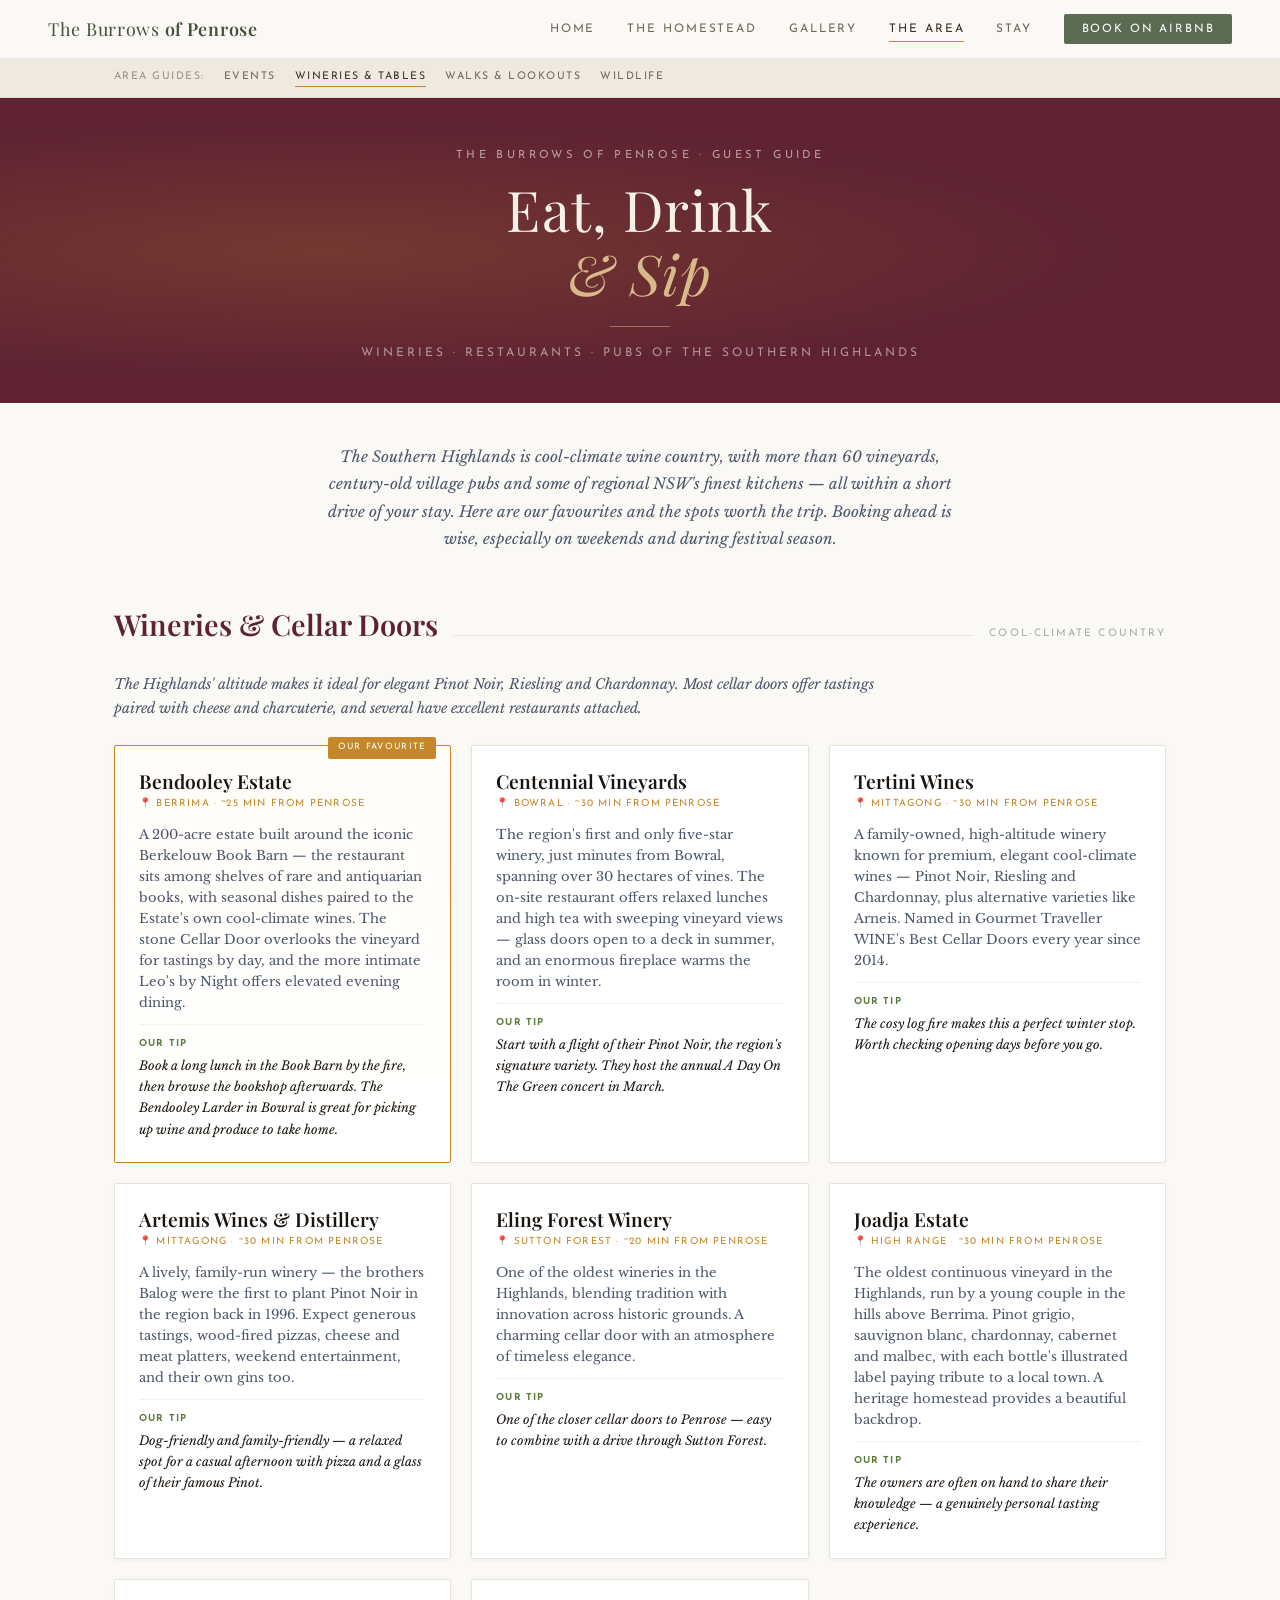
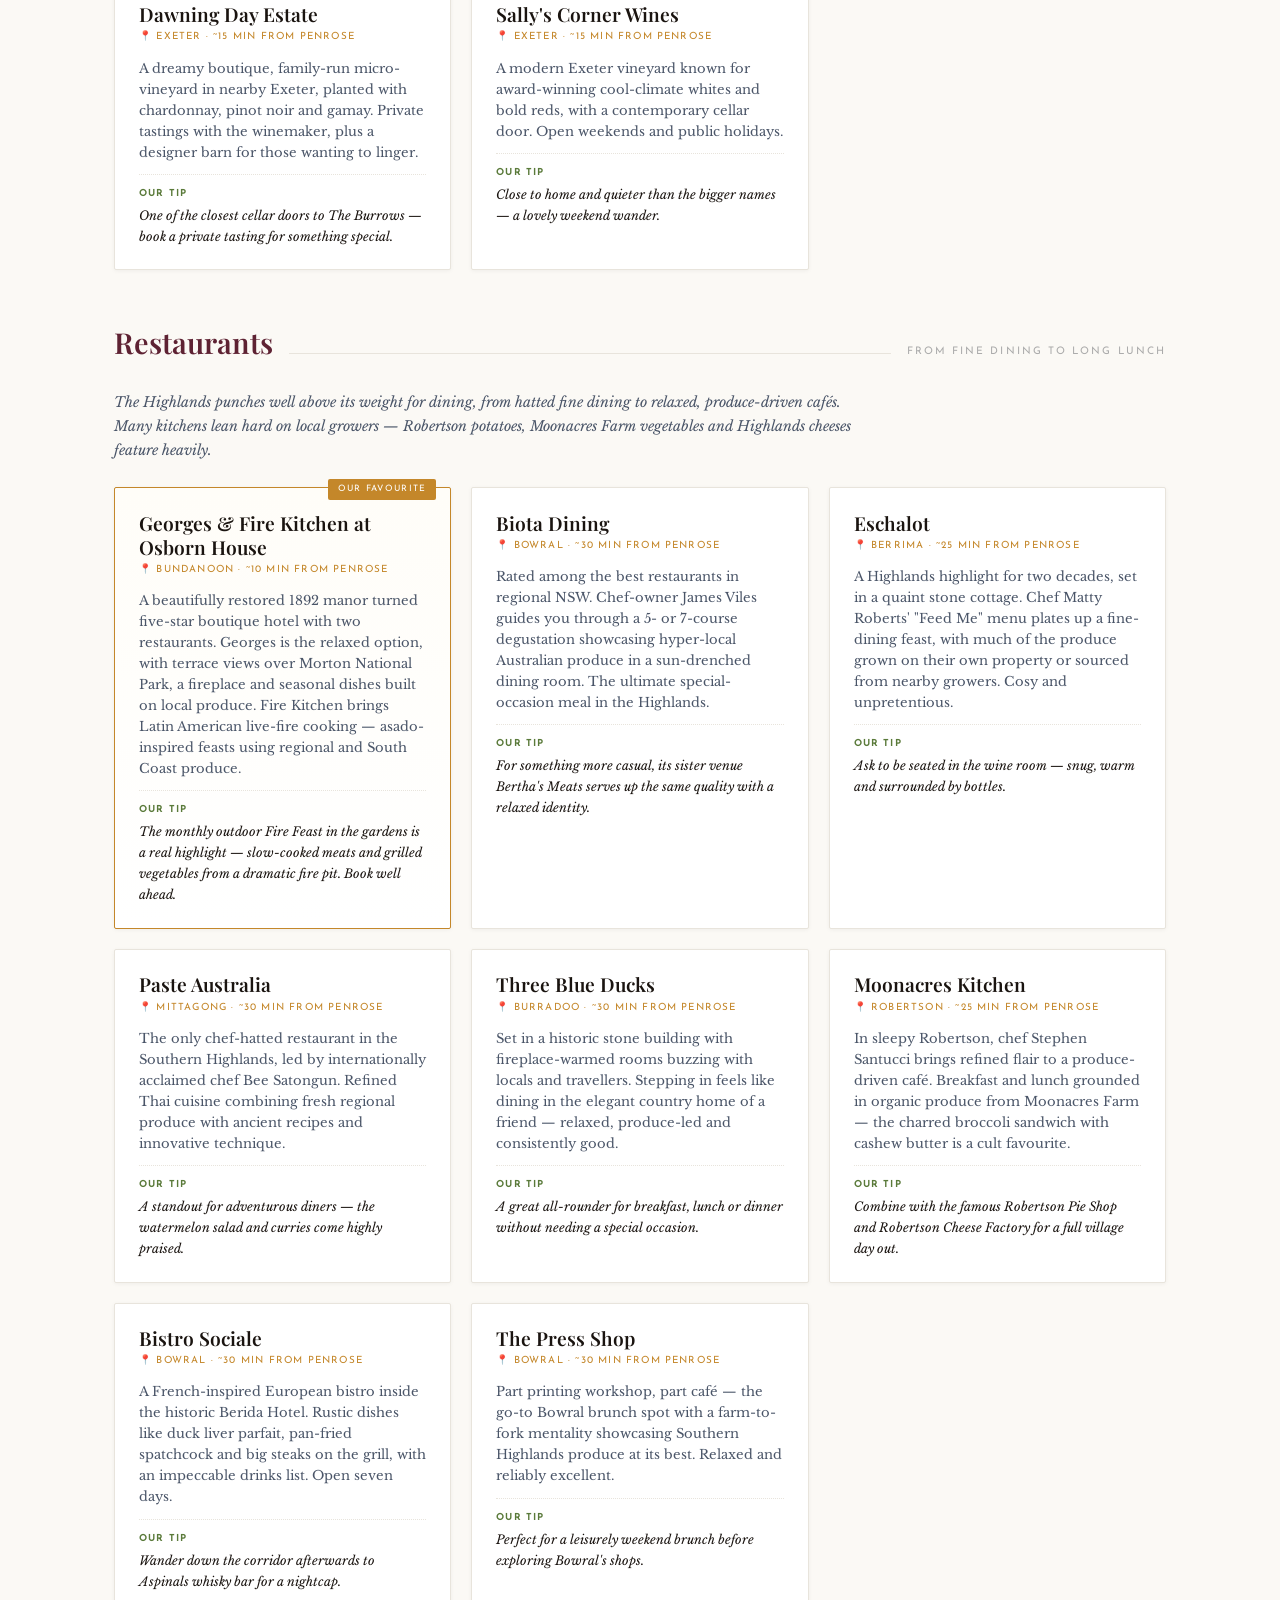
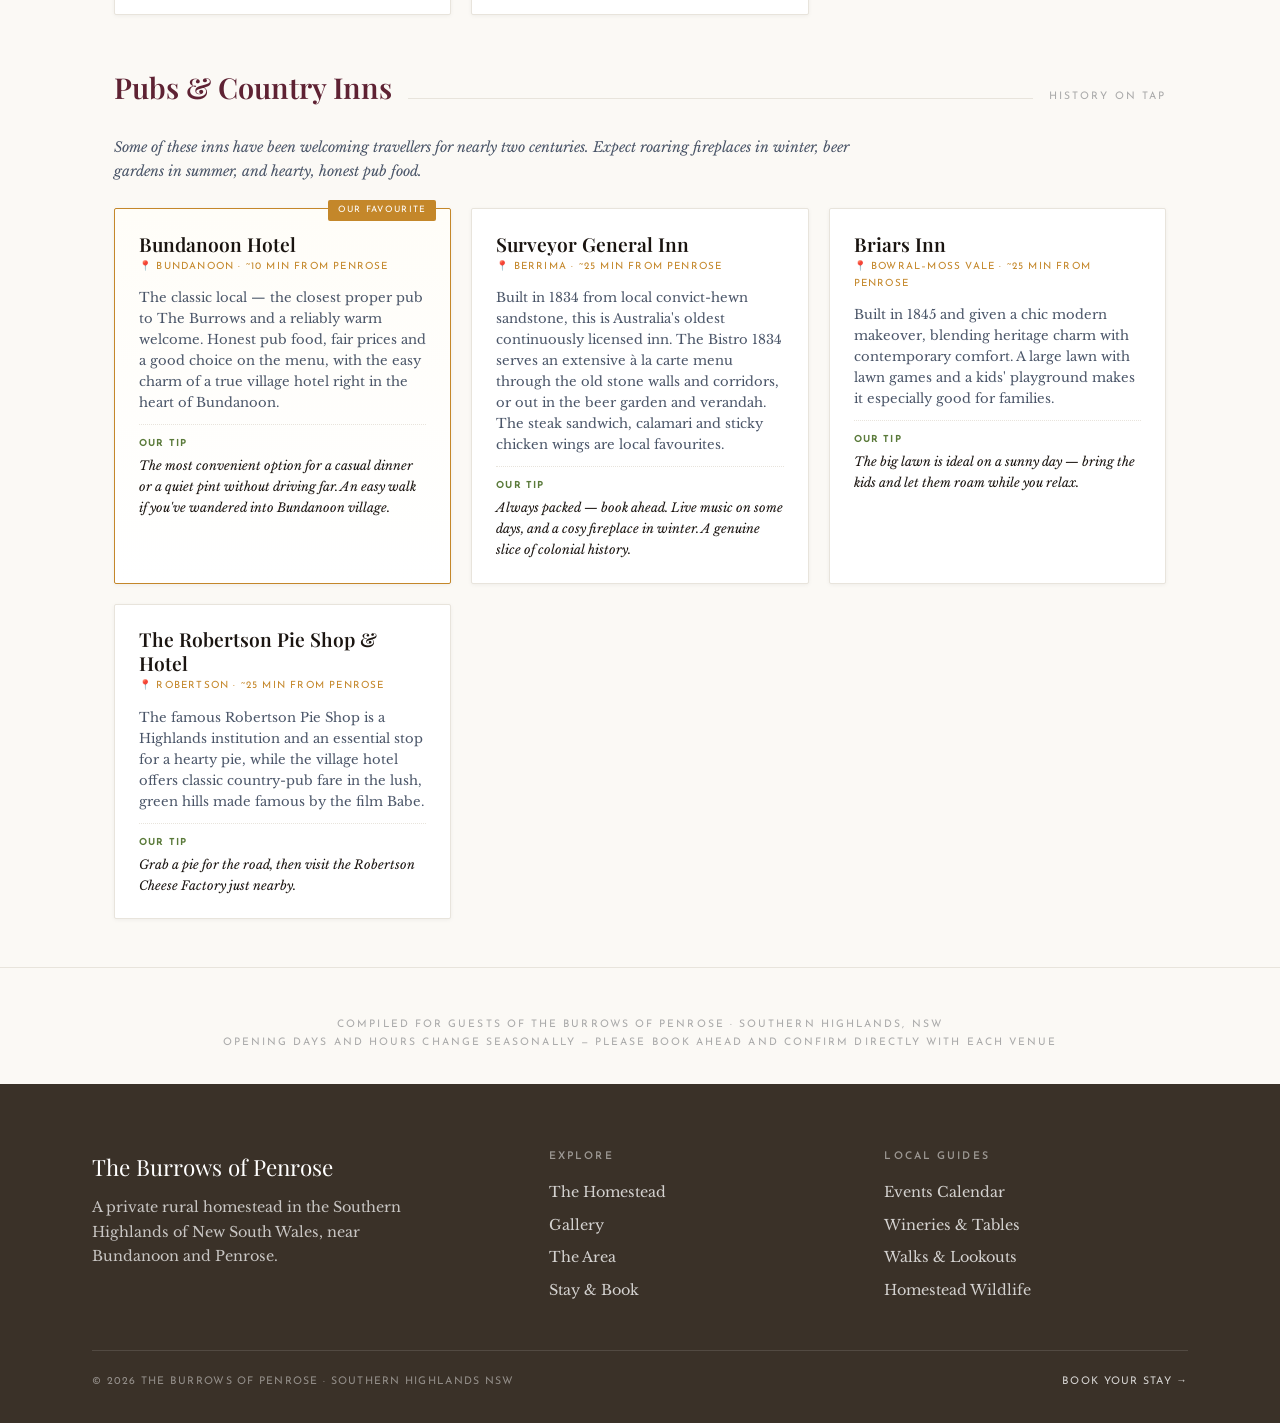
<file: guides/food-and-drink.html>
<!DOCTYPE html>
<html lang="en">
<head>
<meta charset="UTF-8">
<meta name="viewport" content="width=device-width, initial-scale=1.0">
<title>Eat, Drink &amp; Sip — Southern Highlands Guide · The Burrows of Penrose</title>
<link href="https://fonts.googleapis.com/css2?family=Playfair+Display:ital,wght@0,400;0,600;1,400&family=Libre+Baskerville:ital@0;1&family=Josefin+Sans:wght@300;400;600&display=swap" rel="stylesheet">
<link rel="stylesheet" href="../css/site.css">
<style>
  :root {
    --ink: #1a1410;
    --parchment: #f5f0e8;
    --cream: #faf7f2;
    --forest: #2d4a2a;
    --burgundy: #5e2233;
    --moss: #5a7a3a;
    --amber: #c4872a;
    --rust: #8b3a2a;
    --slate: #4a5568;
    --mist: #e8e4dc;
  }

  * { margin: 0; padding: 0; box-sizing: border-box; }

  body {
    background: var(--cream);
    color: var(--ink);
    font-family: 'Libre Baskerville', Georgia, serif;
    line-height: 1.6;
  }

  /* Header */
  .header {
    background: var(--burgundy);
    color: var(--parchment);
    text-align: center;
    padding: 3rem 2rem 2.5rem;
    position: relative;
    overflow: hidden;
  }

  .header::before {
    content: '';
    position: absolute;
    inset: 0;
    background:
      radial-gradient(ellipse at 25% 50%, rgba(196,135,42,0.22) 0%, transparent 60%),
      radial-gradient(ellipse at 80% 40%, rgba(94,34,51,0.4) 0%, transparent 60%);
  }

  .header-inner { position: relative; z-index: 1; }

  .header-eyebrow {
    font-family: 'Josefin Sans', sans-serif;
    font-size: 0.7rem;
    letter-spacing: 0.3em;
    text-transform: uppercase;
    color: rgba(245,240,232,0.6);
    margin-bottom: 0.75rem;
  }

  .header h1 {
    font-family: 'Playfair Display', Georgia, serif;
    font-size: clamp(2rem, 5vw, 3.5rem);
    font-weight: 400;
    letter-spacing: 0.02em;
    line-height: 1.15;
  }

  .header h1 em { font-style: italic; color: #d9b88a; }

  .header-sub {
    font-family: 'Josefin Sans', sans-serif;
    font-size: 0.75rem;
    letter-spacing: 0.25em;
    text-transform: uppercase;
    color: rgba(245,240,232,0.55);
    margin-top: 1rem;
  }

  .header-rule {
    width: 60px;
    height: 1px;
    background: rgba(217,184,138,0.5);
    margin: 1.25rem auto 0;
  }

  .intro {
    max-width: 720px;
    margin: 2.5rem auto;
    padding: 0 2rem;
    text-align: center;
    font-size: 0.95rem;
    color: var(--slate);
    font-style: italic;
    line-height: 1.8;
  }

  /* Section heading */
  .section {
    max-width: 1100px;
    margin: 0 auto;
    padding: 0 1.5rem;
  }

  .section-head {
    display: flex;
    align-items: baseline;
    gap: 1rem;
    margin: 3rem 0 1.5rem;
  }

  .section-head h2 {
    font-family: 'Playfair Display', Georgia, serif;
    font-size: 1.8rem;
    font-weight: 600;
    color: var(--burgundy);
    white-space: nowrap;
  }

  .section-head .line {
    flex: 1;
    height: 1px;
    background: var(--mist);
  }

  .section-head .count {
    font-family: 'Josefin Sans', sans-serif;
    font-size: 0.65rem;
    letter-spacing: 0.2em;
    text-transform: uppercase;
    color: #aaa;
  }

  .section-intro {
    font-size: 0.88rem;
    color: var(--slate);
    font-style: italic;
    margin-bottom: 1.5rem;
    max-width: 760px;
  }

  /* Cards grid */
  .grid {
    display: grid;
    grid-template-columns: repeat(auto-fill, minmax(320px, 1fr));
    gap: 1.25rem;
    margin-bottom: 1rem;
  }

  .card {
    background: white;
    border: 1px solid var(--mist);
    border-radius: 2px;
    padding: 1.4rem 1.5rem;
    box-shadow: 0 1px 4px rgba(0,0,0,0.05);
    transition: box-shadow 0.2s ease, transform 0.2s ease;
    position: relative;
  }

  .card:hover { box-shadow: 0 5px 18px rgba(0,0,0,0.1); transform: translateY(-2px); }

  .card.fave {
    border: 1px solid var(--amber);
    background: linear-gradient(180deg, #fffdf8 0%, white 100%);
  }

  .fave-badge {
    position: absolute;
    top: -9px;
    right: 14px;
    background: var(--amber);
    color: white;
    font-family: 'Josefin Sans', sans-serif;
    font-size: 0.55rem;
    letter-spacing: 0.15em;
    text-transform: uppercase;
    padding: 0.2rem 0.6rem;
    border-radius: 2px;
  }

  .card-name {
    font-family: 'Playfair Display', Georgia, serif;
    font-size: 1.2rem;
    font-weight: 600;
    color: var(--ink);
    line-height: 1.25;
    margin-bottom: 0.2rem;
  }

  .card-loc {
    font-family: 'Josefin Sans', sans-serif;
    font-size: 0.62rem;
    letter-spacing: 0.12em;
    text-transform: uppercase;
    color: var(--amber);
    margin-bottom: 0.7rem;
  }

  .card-desc {
    font-size: 0.82rem;
    color: var(--slate);
    line-height: 1.6;
  }

  .card-tip {
    font-size: 0.78rem;
    color: var(--ink);
    margin-top: 0.7rem;
    padding-top: 0.7rem;
    border-top: 1px dotted var(--mist);
    font-style: italic;
  }

  .card-tip strong {
    font-family: 'Josefin Sans', sans-serif;
    font-style: normal;
    font-size: 0.6rem;
    letter-spacing: 0.12em;
    text-transform: uppercase;
    color: var(--moss);
    display: block;
    margin-bottom: 0.15rem;
  }

  .footer {
    text-align: center;
    padding: 3rem 2rem 2rem;
    margin-top: 3rem;
    font-family: 'Josefin Sans', sans-serif;
    font-size: 0.65rem;
    letter-spacing: 0.2em;
    text-transform: uppercase;
    color: #aaa;
    border-top: 1px solid var(--mist);
  }

  @media (max-width: 600px) {
    .grid { grid-template-columns: 1fr; }
    .section-head h2 { font-size: 1.4rem; }
  }

  @media print {
    body { background: white; }
    .card { break-inside: avoid; }
  }
</style>
</head>
<body class="page">

<nav class="site-nav" aria-label="Primary">
  <a class="site-nav__brand" href="../index.html">The Burrows <b>of Penrose</b></a>
  <button class="site-nav__toggle" aria-label="Menu" aria-expanded="false"><span></span><span></span><span></span></button>
  <ul class="site-nav__links">
    <li><a href="../index.html">Home</a></li>
    <li><a href="../about.html">The Homestead</a></li>
    <li><a href="../gallery.html">Gallery</a></li>
    <li><a href="../area.html" class="is-active">The Area</a></li>
    <li><a href="../book.html">Stay</a></li>
    <li><a class="site-nav__book" href="https://www.airbnb.com.au/rooms/50922948" target="_blank" rel="noopener">Book on Airbnb</a></li>
  </ul>
</nav>
<!-- guide sub-nav: move between the four area guides -->
<div style="background:var(--oat,#efeae0);border-bottom:1px solid rgba(58,49,40,.08);font-family:'Josefin Sans',sans-serif;">
  <div style="max-width:1100px;margin:0 auto;padding:.6rem clamp(1rem,4vw,1.5rem);display:flex;gap:1.2rem;flex-wrap:wrap;font-size:.66rem;letter-spacing:.14em;text-transform:uppercase;">
    <span style="color:#9a9384;">Area guides:</span>
    <a href="events.html" style="color:#6f685c;text-decoration:none;">Events</a>
    <a href="food-and-drink.html" style="color:#3a3128;text-decoration:none;border-bottom:1px solid #c4872a;">Wineries &amp; Tables</a>
    <a href="nature.html" style="color:#6f685c;text-decoration:none;">Walks &amp; Lookouts</a>
    <a href="wildlife.html" style="color:#6f685c;text-decoration:none;">Wildlife</a>
  </div>
</div>


<header class="header">
  <div class="header-inner">
    <div class="header-eyebrow">The Burrows of Penrose · Guest Guide</div>
    <h1>Eat, Drink<br><em>&amp; Sip</em></h1>
    <div class="header-rule"></div>
    <div class="header-sub">Wineries · Restaurants · Pubs of the Southern Highlands</div>
  </div>
</header>

<p class="intro">
  The Southern Highlands is cool-climate wine country, with more than 60 vineyards, century-old
  village pubs and some of regional NSW's finest kitchens — all within a short drive of your stay.
  Here are our favourites and the spots worth the trip. Booking ahead is wise, especially on
  weekends and during festival season.
</p>

<!-- WINERIES & CELLAR DOORS -->
<div class="section">
  <div class="section-head">
    <h2>Wineries &amp; Cellar Doors</h2>
    <span class="line"></span>
    <span class="count">Cool-climate country</span>
  </div>
  <p class="section-intro">
    The Highlands' altitude makes it ideal for elegant Pinot Noir, Riesling and Chardonnay.
    Most cellar doors offer tastings paired with cheese and charcuterie, and several have
    excellent restaurants attached.
  </p>
  <div class="grid">

    <div class="card fave">
      <span class="fave-badge">Our Favourite</span>
      <div class="card-name">Bendooley Estate</div>
      <div class="card-loc">📍 Berrima · ~25 min from Penrose</div>
      <div class="card-desc">
        A 200-acre estate built around the iconic Berkelouw Book Barn — the restaurant sits among
        shelves of rare and antiquarian books, with seasonal dishes paired to the Estate's own
        cool-climate wines. The stone Cellar Door overlooks the vineyard for tastings by day, and
        the more intimate Leo's by Night offers elevated evening dining.
      </div>
      <div class="card-tip">
        <strong>Our tip</strong>
        Book a long lunch in the Book Barn by the fire, then browse the bookshop afterwards. The
        Bendooley Larder in Bowral is great for picking up wine and produce to take home.
      </div>
    </div>

    <div class="card">
      <div class="card-name">Centennial Vineyards</div>
      <div class="card-loc">📍 Bowral · ~30 min from Penrose</div>
      <div class="card-desc">
        The region's first and only five-star winery, just minutes from Bowral, spanning over
        30 hectares of vines. The on-site restaurant offers relaxed lunches and high tea with
        sweeping vineyard views — glass doors open to a deck in summer, and an enormous fireplace
        warms the room in winter.
      </div>
      <div class="card-tip">
        <strong>Our tip</strong>
        Start with a flight of their Pinot Noir, the region's signature variety. They host the
        annual A Day On The Green concert in March.
      </div>
    </div>

    <div class="card">
      <div class="card-name">Tertini Wines</div>
      <div class="card-loc">📍 Mittagong · ~30 min from Penrose</div>
      <div class="card-desc">
        A family-owned, high-altitude winery known for premium, elegant cool-climate wines —
        Pinot Noir, Riesling and Chardonnay, plus alternative varieties like Arneis. Named in
        Gourmet Traveller WINE's Best Cellar Doors every year since 2014.
      </div>
      <div class="card-tip">
        <strong>Our tip</strong>
        The cosy log fire makes this a perfect winter stop. Worth checking opening days before you go.
      </div>
    </div>

    <div class="card">
      <div class="card-name">Artemis Wines &amp; Distillery</div>
      <div class="card-loc">📍 Mittagong · ~30 min from Penrose</div>
      <div class="card-desc">
        A lively, family-run winery — the brothers Balog were the first to plant Pinot Noir in the
        region back in 1996. Expect generous tastings, wood-fired pizzas, cheese and meat platters,
        weekend entertainment, and their own gins too.
      </div>
      <div class="card-tip">
        <strong>Our tip</strong>
        Dog-friendly and family-friendly — a relaxed spot for a casual afternoon with pizza and a
        glass of their famous Pinot.
      </div>
    </div>

    <div class="card">
      <div class="card-name">Eling Forest Winery</div>
      <div class="card-loc">📍 Sutton Forest · ~20 min from Penrose</div>
      <div class="card-desc">
        One of the oldest wineries in the Highlands, blending tradition with innovation across
        historic grounds. A charming cellar door with an atmosphere of timeless elegance.
      </div>
      <div class="card-tip">
        <strong>Our tip</strong>
        One of the closer cellar doors to Penrose — easy to combine with a drive through Sutton Forest.
      </div>
    </div>

    <div class="card">
      <div class="card-name">Joadja Estate</div>
      <div class="card-loc">📍 High Range · ~30 min from Penrose</div>
      <div class="card-desc">
        The oldest continuous vineyard in the Highlands, run by a young couple in the hills above
        Berrima. Pinot grigio, sauvignon blanc, chardonnay, cabernet and malbec, with each bottle's
        illustrated label paying tribute to a local town. A heritage homestead provides a beautiful backdrop.
      </div>
      <div class="card-tip">
        <strong>Our tip</strong>
        The owners are often on hand to share their knowledge — a genuinely personal tasting experience.
      </div>
    </div>

    <div class="card">
      <div class="card-name">Dawning Day Estate</div>
      <div class="card-loc">📍 Exeter · ~15 min from Penrose</div>
      <div class="card-desc">
        A dreamy boutique, family-run micro-vineyard in nearby Exeter, planted with chardonnay,
        pinot noir and gamay. Private tastings with the winemaker, plus a designer barn for those
        wanting to linger.
      </div>
      <div class="card-tip">
        <strong>Our tip</strong>
        One of the closest cellar doors to The Burrows — book a private tasting for something special.
      </div>
    </div>

    <div class="card">
      <div class="card-name">Sally's Corner Wines</div>
      <div class="card-loc">📍 Exeter · ~15 min from Penrose</div>
      <div class="card-desc">
        A modern Exeter vineyard known for award-winning cool-climate whites and bold reds, with a
        contemporary cellar door. Open weekends and public holidays.
      </div>
      <div class="card-tip">
        <strong>Our tip</strong>
        Close to home and quieter than the bigger names — a lovely weekend wander.
      </div>
    </div>

  </div>
</div>

<!-- RESTAURANTS -->
<div class="section">
  <div class="section-head">
    <h2>Restaurants</h2>
    <span class="line"></span>
    <span class="count">From fine dining to long lunch</span>
  </div>
  <p class="section-intro">
    The Highlands punches well above its weight for dining, from hatted fine dining to relaxed,
    produce-driven cafés. Many kitchens lean hard on local growers — Robertson potatoes, Moonacres
    Farm vegetables and Highlands cheeses feature heavily.
  </p>
  <div class="grid">

    <div class="card fave">
      <span class="fave-badge">Our Favourite</span>
      <div class="card-name">Georges &amp; Fire Kitchen at Osborn House</div>
      <div class="card-loc">📍 Bundanoon · ~10 min from Penrose</div>
      <div class="card-desc">
        A beautifully restored 1892 manor turned five-star boutique hotel with two restaurants.
        Georges is the relaxed option, with terrace views over Morton National Park, a fireplace and
        seasonal dishes built on local produce. Fire Kitchen brings Latin American live-fire cooking —
        asado-inspired feasts using regional and South Coast produce.
      </div>
      <div class="card-tip">
        <strong>Our tip</strong>
        The monthly outdoor Fire Feast in the gardens is a real highlight — slow-cooked meats and
        grilled vegetables from a dramatic fire pit. Book well ahead.
      </div>
    </div>

    <div class="card">
      <div class="card-name">Biota Dining</div>
      <div class="card-loc">📍 Bowral · ~30 min from Penrose</div>
      <div class="card-desc">
        Rated among the best restaurants in regional NSW. Chef-owner James Viles guides you through a
        5- or 7-course degustation showcasing hyper-local Australian produce in a sun-drenched dining room.
        The ultimate special-occasion meal in the Highlands.
      </div>
      <div class="card-tip">
        <strong>Our tip</strong>
        For something more casual, its sister venue Bertha's Meats serves up the same quality with a
        relaxed identity.
      </div>
    </div>

    <div class="card">
      <div class="card-name">Eschalot</div>
      <div class="card-loc">📍 Berrima · ~25 min from Penrose</div>
      <div class="card-desc">
        A Highlands highlight for two decades, set in a quaint stone cottage. Chef Matty Roberts'
        "Feed Me" menu plates up a fine-dining feast, with much of the produce grown on their own
        property or sourced from nearby growers. Cosy and unpretentious.
      </div>
      <div class="card-tip">
        <strong>Our tip</strong>
        Ask to be seated in the wine room — snug, warm and surrounded by bottles.
      </div>
    </div>

    <div class="card">
      <div class="card-name">Paste Australia</div>
      <div class="card-loc">📍 Mittagong · ~30 min from Penrose</div>
      <div class="card-desc">
        The only chef-hatted restaurant in the Southern Highlands, led by internationally acclaimed
        chef Bee Satongun. Refined Thai cuisine combining fresh regional produce with ancient recipes
        and innovative technique.
      </div>
      <div class="card-tip">
        <strong>Our tip</strong>
        A standout for adventurous diners — the watermelon salad and curries come highly praised.
      </div>
    </div>

    <div class="card">
      <div class="card-name">Three Blue Ducks</div>
      <div class="card-loc">📍 Burradoo · ~30 min from Penrose</div>
      <div class="card-desc">
        Set in a historic stone building with fireplace-warmed rooms buzzing with locals and travellers.
        Stepping in feels like dining in the elegant country home of a friend — relaxed, produce-led
        and consistently good.
      </div>
      <div class="card-tip">
        <strong>Our tip</strong>
        A great all-rounder for breakfast, lunch or dinner without needing a special occasion.
      </div>
    </div>

    <div class="card">
      <div class="card-name">Moonacres Kitchen</div>
      <div class="card-loc">📍 Robertson · ~25 min from Penrose</div>
      <div class="card-desc">
        In sleepy Robertson, chef Stephen Santucci brings refined flair to a produce-driven café.
        Breakfast and lunch grounded in organic produce from Moonacres Farm — the charred broccoli
        sandwich with cashew butter is a cult favourite.
      </div>
      <div class="card-tip">
        <strong>Our tip</strong>
        Combine with the famous Robertson Pie Shop and Robertson Cheese Factory for a full village day out.
      </div>
    </div>

    <div class="card">
      <div class="card-name">Bistro Sociale</div>
      <div class="card-loc">📍 Bowral · ~30 min from Penrose</div>
      <div class="card-desc">
        A French-inspired European bistro inside the historic Berida Hotel. Rustic dishes like duck
        liver parfait, pan-fried spatchcock and big steaks on the grill, with an impeccable drinks list.
        Open seven days.
      </div>
      <div class="card-tip">
        <strong>Our tip</strong>
        Wander down the corridor afterwards to Aspinals whisky bar for a nightcap.
      </div>
    </div>

    <div class="card">
      <div class="card-name">The Press Shop</div>
      <div class="card-loc">📍 Bowral · ~30 min from Penrose</div>
      <div class="card-desc">
        Part printing workshop, part café — the go-to Bowral brunch spot with a farm-to-fork mentality
        showcasing Southern Highlands produce at its best. Relaxed and reliably excellent.
      </div>
      <div class="card-tip">
        <strong>Our tip</strong>
        Perfect for a leisurely weekend brunch before exploring Bowral's shops.
      </div>
    </div>

  </div>
</div>

<!-- PUBS -->
<div class="section">
  <div class="section-head">
    <h2>Pubs &amp; Country Inns</h2>
    <span class="line"></span>
    <span class="count">History on tap</span>
  </div>
  <p class="section-intro">
    Some of these inns have been welcoming travellers for nearly two centuries. Expect roaring
    fireplaces in winter, beer gardens in summer, and hearty, honest pub food.
  </p>
  <div class="grid">

    <div class="card fave">
      <span class="fave-badge">Our Favourite</span>
      <div class="card-name">Bundanoon Hotel</div>
      <div class="card-loc">📍 Bundanoon · ~10 min from Penrose</div>
      <div class="card-desc">
        The classic local — the closest proper pub to The Burrows and a reliably warm welcome.
        Honest pub food, fair prices and a good choice on the menu, with the easy charm of a true
        village hotel right in the heart of Bundanoon.
      </div>
      <div class="card-tip">
        <strong>Our tip</strong>
        The most convenient option for a casual dinner or a quiet pint without driving far. An easy
        walk if you've wandered into Bundanoon village.
      </div>
    </div>

    <div class="card">
      <div class="card-name">Surveyor General Inn</div>
      <div class="card-loc">📍 Berrima · ~25 min from Penrose</div>
      <div class="card-desc">
        Built in 1834 from local convict-hewn sandstone, this is Australia's oldest continuously
        licensed inn. The Bistro 1834 serves an extensive à la carte menu through the old stone walls
        and corridors, or out in the beer garden and verandah. The steak sandwich, calamari and sticky
        chicken wings are local favourites.
      </div>
      <div class="card-tip">
        <strong>Our tip</strong>
        Always packed — book ahead. Live music on some days, and a cosy fireplace in winter. A genuine
        slice of colonial history.
      </div>
    </div>

    <div class="card">
      <div class="card-name">Briars Inn</div>
      <div class="card-loc">📍 Bowral–Moss Vale · ~25 min from Penrose</div>
      <div class="card-desc">
        Built in 1845 and given a chic modern makeover, blending heritage charm with contemporary
        comfort. A large lawn with lawn games and a kids' playground makes it especially good for families.
      </div>
      <div class="card-tip">
        <strong>Our tip</strong>
        The big lawn is ideal on a sunny day — bring the kids and let them roam while you relax.
      </div>
    </div>

    <div class="card">
      <div class="card-name">The Robertson Pie Shop &amp; Hotel</div>
      <div class="card-loc">📍 Robertson · ~25 min from Penrose</div>
      <div class="card-desc">
        The famous Robertson Pie Shop is a Highlands institution and an essential stop for a hearty
        pie, while the village hotel offers classic country-pub fare in the lush, green hills made
        famous by the film Babe.
      </div>
      <div class="card-tip">
        <strong>Our tip</strong>
        Grab a pie for the road, then visit the Robertson Cheese Factory just nearby.
      </div>
    </div>

  </div>
</div>

<div class="footer">
  Compiled for guests of The Burrows of Penrose · Southern Highlands, NSW<br>
  Opening days and hours change seasonally — please book ahead and confirm directly with each venue
</div>


<footer class="site-footer">
  <div class="wrap" style="max-width:1160px;margin:0 auto;padding:0 clamp(1.1rem,4vw,2rem);">
    <div class="site-footer__grid">
      <div>
        <div class="site-footer__brand">The Burrows of Penrose</div>
        <p>A private rural homestead in the Southern Highlands of New South Wales, near Bundanoon and Penrose.</p>
      </div>
      <div>
        <h4>Explore</h4>
        <ul>
          <li><a href="../about.html">The Homestead</a></li>
          <li><a href="../gallery.html">Gallery</a></li>
          <li><a href="../area.html">The Area</a></li>
          <li><a href="../book.html">Stay &amp; Book</a></li>
        </ul>
      </div>
      <div>
        <h4>Local Guides</h4>
        <ul>
          <li><a href="events.html">Events Calendar</a></li>
          <li><a href="food-and-drink.html">Wineries &amp; Tables</a></li>
          <li><a href="nature.html">Walks &amp; Lookouts</a></li>
          <li><a href="wildlife.html">Homestead Wildlife</a></li>
        </ul>
      </div>
    </div>
    <div class="site-footer__base">
      <span>&copy; 2026 The Burrows of Penrose &middot; Southern Highlands NSW</span>
      <span><a href="../book.html">Book your stay &rarr;</a></span>
    </div>
  </div>
</footer>
<script src="../js/site.js"></script>

</body>
</html>
</file>
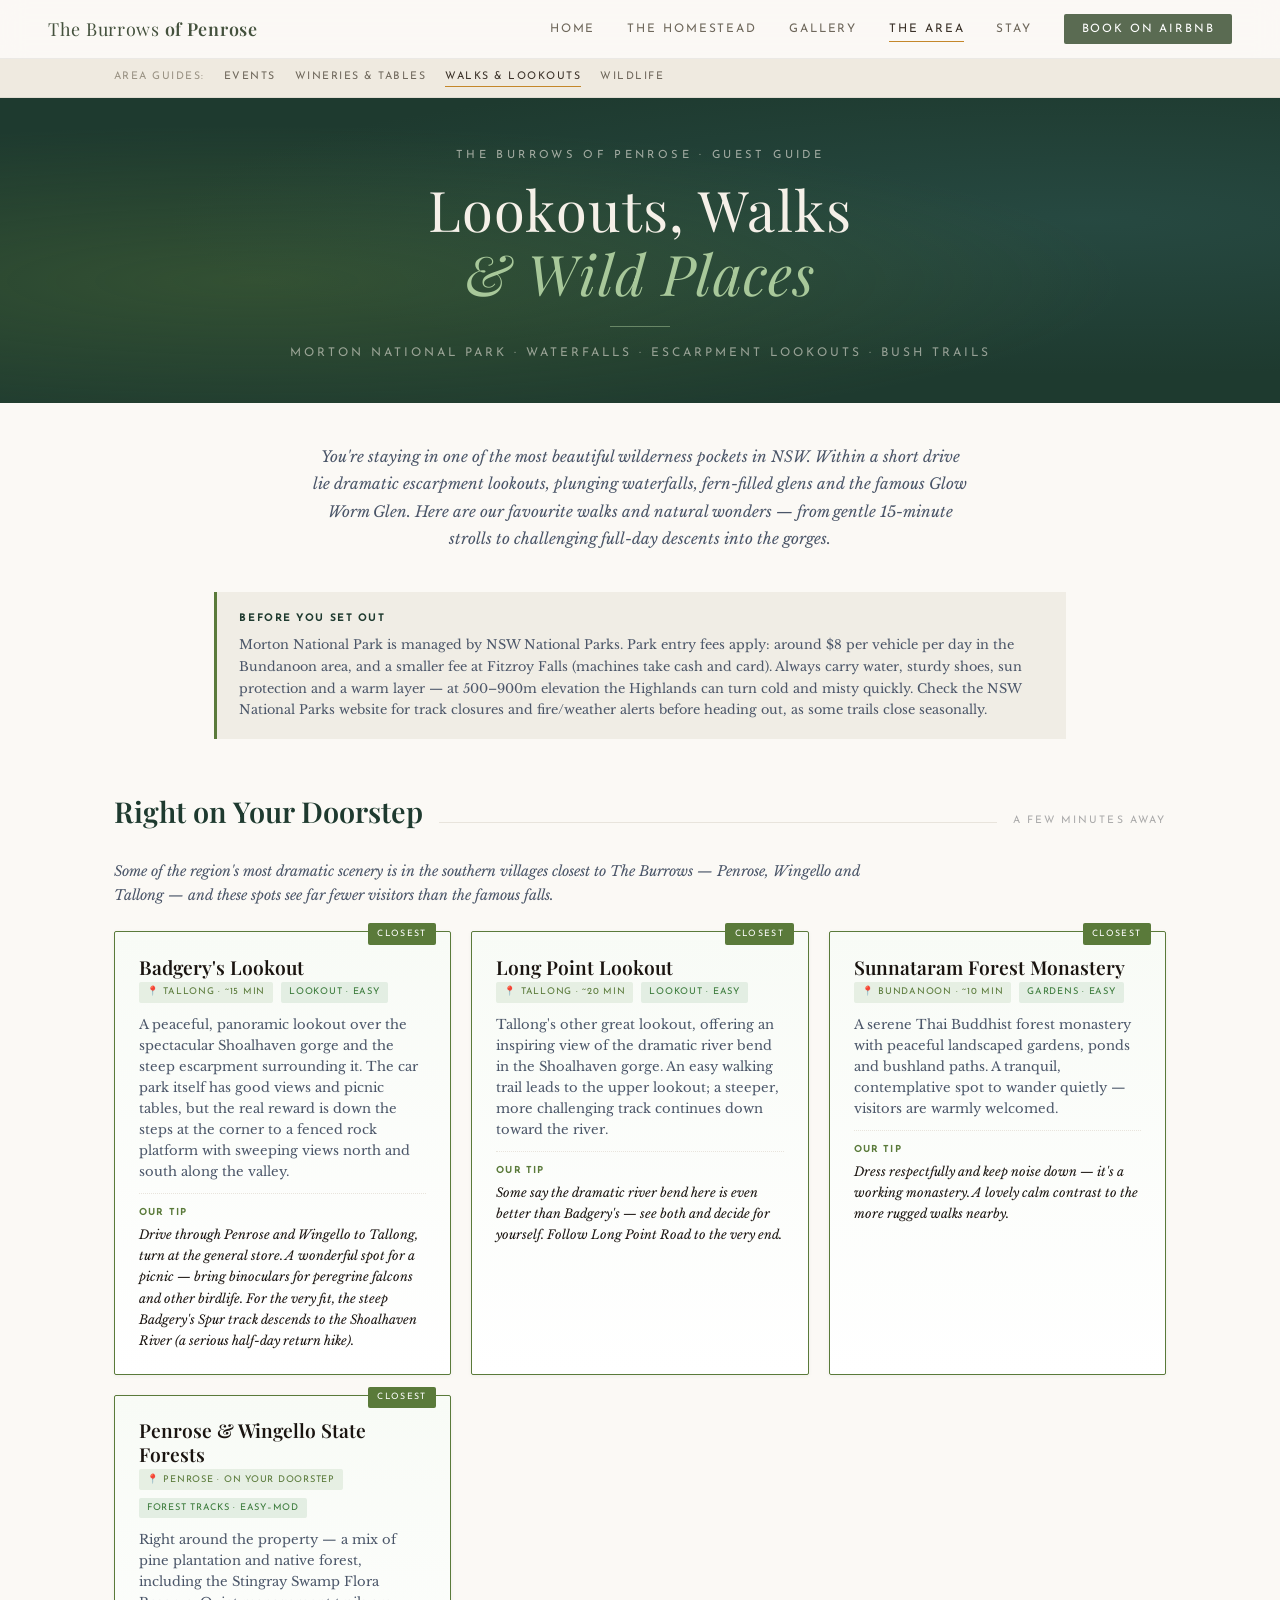
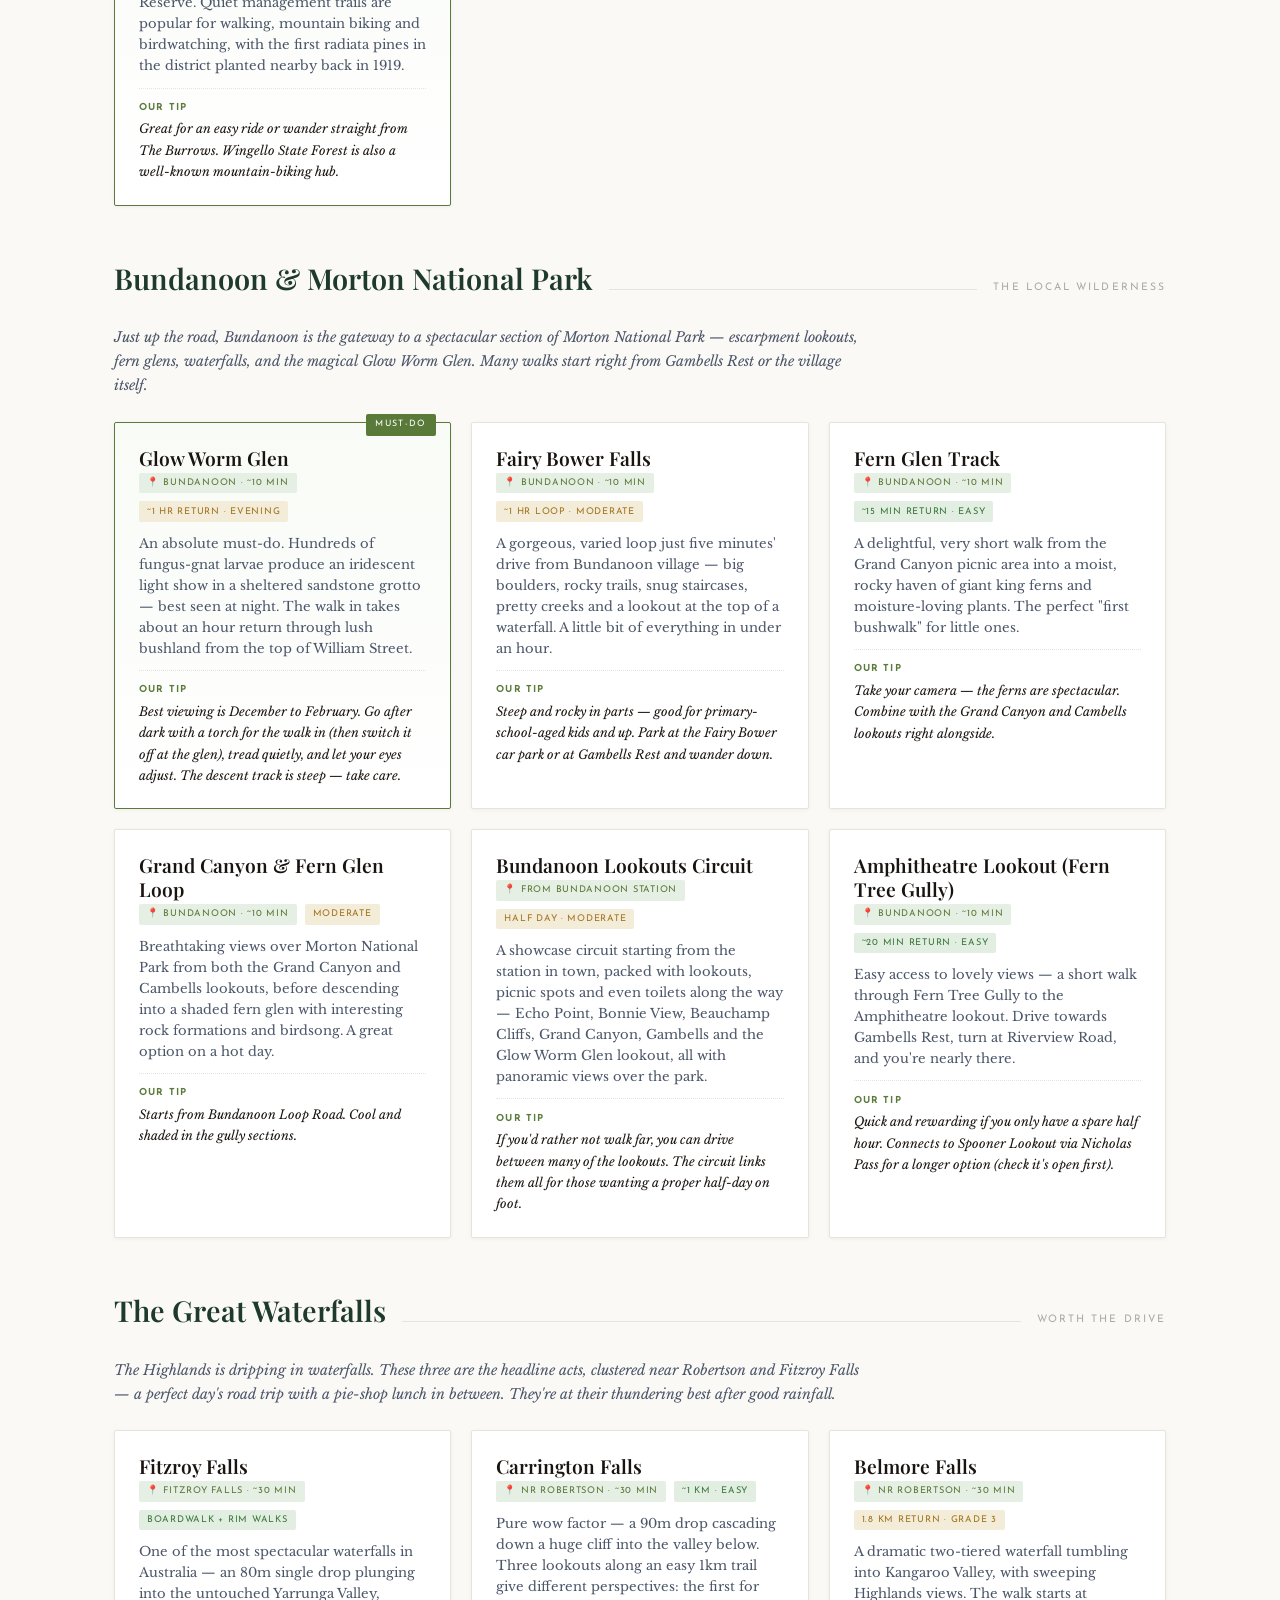
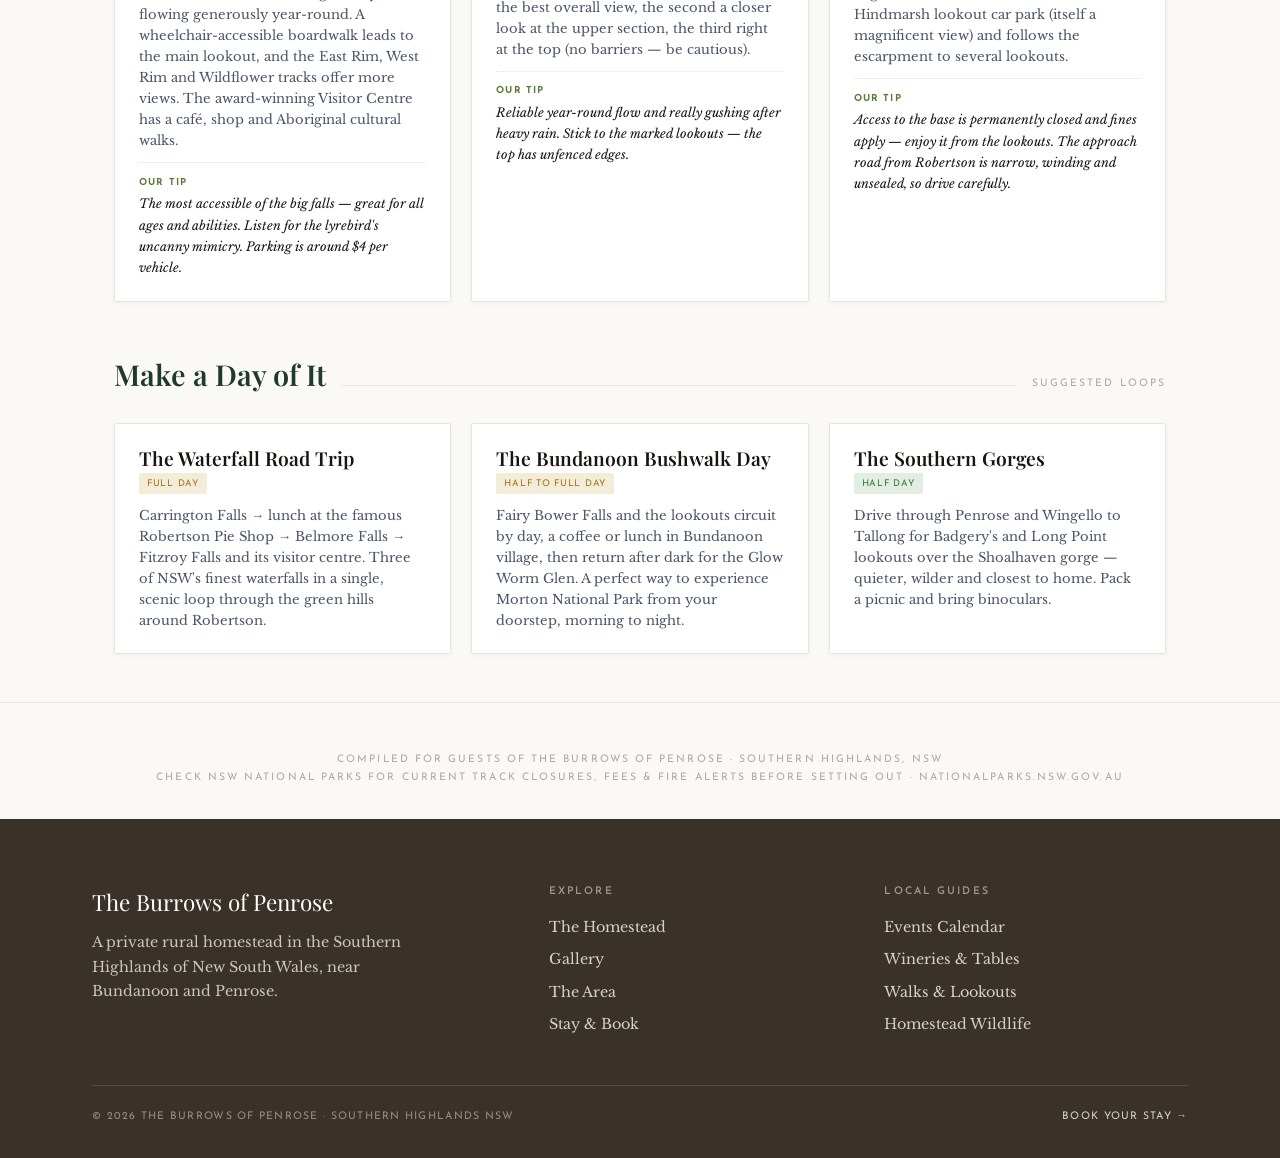
<file: guides/nature.html>
<!DOCTYPE html>
<html lang="en">
<head>
<meta charset="UTF-8">
<meta name="viewport" content="width=device-width, initial-scale=1.0">
<title>Lookouts, Walks &amp; Wild Places — Southern Highlands Guide · The Burrows of Penrose</title>
<link href="https://fonts.googleapis.com/css2?family=Playfair+Display:ital,wght@0,400;0,600;1,400&family=Libre+Baskerville:ital@0;1&family=Josefin+Sans:wght@300;400;600&display=swap" rel="stylesheet">
<link rel="stylesheet" href="../css/site.css">
<style>
  :root {
    --ink: #1a1410;
    --parchment: #f5f0e8;
    --cream: #faf7f2;
    --pine: #1e3a2f;
    --moss: #5a7a3a;
    --amber: #c4872a;
    --rust: #8b3a2a;
    --slate: #4a5568;
    --mist: #e8e4dc;
    --water: #3a6b6b;
  }

  * { margin: 0; padding: 0; box-sizing: border-box; }

  body {
    background: var(--cream);
    color: var(--ink);
    font-family: 'Libre Baskerville', Georgia, serif;
    line-height: 1.6;
  }

  .header {
    background: var(--pine);
    color: var(--parchment);
    text-align: center;
    padding: 3rem 2rem 2.5rem;
    position: relative;
    overflow: hidden;
  }

  .header::before {
    content: '';
    position: absolute;
    inset: 0;
    background:
      radial-gradient(ellipse at 20% 60%, rgba(90,122,58,0.35) 0%, transparent 60%),
      radial-gradient(ellipse at 85% 40%, rgba(58,107,107,0.3) 0%, transparent 60%);
  }

  .header-inner { position: relative; z-index: 1; }

  .header-eyebrow {
    font-family: 'Josefin Sans', sans-serif;
    font-size: 0.7rem;
    letter-spacing: 0.3em;
    text-transform: uppercase;
    color: rgba(245,240,232,0.6);
    margin-bottom: 0.75rem;
  }

  .header h1 {
    font-family: 'Playfair Display', Georgia, serif;
    font-size: clamp(2rem, 5vw, 3.5rem);
    font-weight: 400;
    letter-spacing: 0.02em;
    line-height: 1.15;
  }

  .header h1 em { font-style: italic; color: #a8c89a; }

  .header-sub {
    font-family: 'Josefin Sans', sans-serif;
    font-size: 0.75rem;
    letter-spacing: 0.25em;
    text-transform: uppercase;
    color: rgba(245,240,232,0.55);
    margin-top: 1rem;
  }

  .header-rule {
    width: 60px;
    height: 1px;
    background: rgba(168,200,154,0.5);
    margin: 1.25rem auto 0;
  }

  .intro {
    max-width: 720px;
    margin: 2.5rem auto;
    padding: 0 2rem;
    text-align: center;
    font-size: 0.95rem;
    color: var(--slate);
    font-style: italic;
    line-height: 1.8;
  }

  /* Park notes box */
  .notes {
    max-width: 900px;
    margin: 0 auto 1rem;
    padding: 0 1.5rem;
  }

  .notes-card {
    background: #f0ede5;
    border-left: 3px solid var(--moss);
    padding: 1.1rem 1.4rem;
    font-size: 0.8rem;
    color: var(--slate);
    line-height: 1.7;
  }

  .notes-card strong {
    font-family: 'Josefin Sans', sans-serif;
    font-size: 0.65rem;
    letter-spacing: 0.15em;
    text-transform: uppercase;
    color: var(--pine);
    display: block;
    margin-bottom: 0.4rem;
  }

  .section {
    max-width: 1100px;
    margin: 0 auto;
    padding: 0 1.5rem;
  }

  .section-head {
    display: flex;
    align-items: baseline;
    gap: 1rem;
    margin: 3rem 0 1.5rem;
  }

  .section-head h2 {
    font-family: 'Playfair Display', Georgia, serif;
    font-size: 1.8rem;
    font-weight: 600;
    color: var(--pine);
    white-space: nowrap;
  }

  .section-head .line { flex: 1; height: 1px; background: var(--mist); }

  .section-head .count {
    font-family: 'Josefin Sans', sans-serif;
    font-size: 0.65rem;
    letter-spacing: 0.2em;
    text-transform: uppercase;
    color: #aaa;
  }

  .section-intro {
    font-size: 0.88rem;
    color: var(--slate);
    font-style: italic;
    margin-bottom: 1.5rem;
    max-width: 760px;
  }

  .grid {
    display: grid;
    grid-template-columns: repeat(auto-fill, minmax(320px, 1fr));
    gap: 1.25rem;
    margin-bottom: 1rem;
  }

  .card {
    background: white;
    border: 1px solid var(--mist);
    border-radius: 2px;
    padding: 1.4rem 1.5rem;
    box-shadow: 0 1px 4px rgba(0,0,0,0.05);
    transition: box-shadow 0.2s ease, transform 0.2s ease;
    position: relative;
  }

  .card:hover { box-shadow: 0 5px 18px rgba(0,0,0,0.1); transform: translateY(-2px); }

  .card.close {
    border: 1px solid var(--moss);
    background: linear-gradient(180deg, #f8fbf6 0%, white 100%);
  }

  .close-badge {
    position: absolute;
    top: -9px;
    right: 14px;
    background: var(--moss);
    color: white;
    font-family: 'Josefin Sans', sans-serif;
    font-size: 0.55rem;
    letter-spacing: 0.15em;
    text-transform: uppercase;
    padding: 0.2rem 0.6rem;
    border-radius: 2px;
  }

  .card-name {
    font-family: 'Playfair Display', Georgia, serif;
    font-size: 1.2rem;
    font-weight: 600;
    color: var(--ink);
    line-height: 1.25;
    margin-bottom: 0.2rem;
  }

  .card-meta {
    display: flex;
    flex-wrap: wrap;
    gap: 0.5rem;
    margin-bottom: 0.7rem;
  }

  .pill {
    font-family: 'Josefin Sans', sans-serif;
    font-size: 0.58rem;
    letter-spacing: 0.08em;
    text-transform: uppercase;
    padding: 0.15rem 0.5rem;
    border-radius: 2px;
    background: var(--mist);
    color: var(--slate);
  }

  .pill.dist { background: #e6efe3; color: var(--moss); }
  .pill.easy { background: #e3eee3; color: #3a7a3a; }
  .pill.mod  { background: #f3ecd9; color: #a37520; }
  .pill.hard { background: #f3e0da; color: var(--rust); }

  .card-desc {
    font-size: 0.82rem;
    color: var(--slate);
    line-height: 1.6;
  }

  .card-tip {
    font-size: 0.78rem;
    color: var(--ink);
    margin-top: 0.7rem;
    padding-top: 0.7rem;
    border-top: 1px dotted var(--mist);
    font-style: italic;
  }

  .card-tip strong {
    font-family: 'Josefin Sans', sans-serif;
    font-style: normal;
    font-size: 0.6rem;
    letter-spacing: 0.12em;
    text-transform: uppercase;
    color: var(--moss);
    display: block;
    margin-bottom: 0.15rem;
  }

  .footer {
    text-align: center;
    padding: 3rem 2rem 2rem;
    margin-top: 3rem;
    font-family: 'Josefin Sans', sans-serif;
    font-size: 0.65rem;
    letter-spacing: 0.2em;
    text-transform: uppercase;
    color: #aaa;
    border-top: 1px solid var(--mist);
  }

  @media (max-width: 600px) {
    .grid { grid-template-columns: 1fr; }
    .section-head h2 { font-size: 1.4rem; }
  }

  @media print {
    body { background: white; }
    .card { break-inside: avoid; }
  }
</style>
</head>
<body class="page">

<nav class="site-nav" aria-label="Primary">
  <a class="site-nav__brand" href="../index.html">The Burrows <b>of Penrose</b></a>
  <button class="site-nav__toggle" aria-label="Menu" aria-expanded="false"><span></span><span></span><span></span></button>
  <ul class="site-nav__links">
    <li><a href="../index.html">Home</a></li>
    <li><a href="../about.html">The Homestead</a></li>
    <li><a href="../gallery.html">Gallery</a></li>
    <li><a href="../area.html" class="is-active">The Area</a></li>
    <li><a href="../book.html">Stay</a></li>
    <li><a class="site-nav__book" href="https://www.airbnb.com.au/rooms/50922948" target="_blank" rel="noopener">Book on Airbnb</a></li>
  </ul>
</nav>
<!-- guide sub-nav: move between the four area guides -->
<div style="background:var(--oat,#efeae0);border-bottom:1px solid rgba(58,49,40,.08);font-family:'Josefin Sans',sans-serif;">
  <div style="max-width:1100px;margin:0 auto;padding:.6rem clamp(1rem,4vw,1.5rem);display:flex;gap:1.2rem;flex-wrap:wrap;font-size:.66rem;letter-spacing:.14em;text-transform:uppercase;">
    <span style="color:#9a9384;">Area guides:</span>
    <a href="events.html" style="color:#6f685c;text-decoration:none;">Events</a>
    <a href="food-and-drink.html" style="color:#6f685c;text-decoration:none;">Wineries &amp; Tables</a>
    <a href="nature.html" style="color:#3a3128;text-decoration:none;border-bottom:1px solid #c4872a;">Walks &amp; Lookouts</a>
    <a href="wildlife.html" style="color:#6f685c;text-decoration:none;">Wildlife</a>
  </div>
</div>


<header class="header">
  <div class="header-inner">
    <div class="header-eyebrow">The Burrows of Penrose · Guest Guide</div>
    <h1>Lookouts, Walks<br><em>&amp; Wild Places</em></h1>
    <div class="header-rule"></div>
    <div class="header-sub">Morton National Park · Waterfalls · Escarpment Lookouts · Bush Trails</div>
  </div>
</header>

<p class="intro">
  You're staying in one of the most beautiful wilderness pockets in NSW. Within a short drive lie
  dramatic escarpment lookouts, plunging waterfalls, fern-filled glens and the famous Glow Worm Glen.
  Here are our favourite walks and natural wonders — from gentle 15-minute strolls to challenging
  full-day descents into the gorges.
</p>

<div class="notes">
  <div class="notes-card">
    <strong>Before you set out</strong>
    Morton National Park is managed by NSW National Parks. Park entry fees apply: around $8 per
    vehicle per day in the Bundanoon area, and a smaller fee at Fitzroy Falls (machines take cash
    and card). Always carry water, sturdy shoes, sun protection and a warm layer — at 500–900m
    elevation the Highlands can turn cold and misty quickly. Check the NSW National Parks website
    for track closures and fire/weather alerts before heading out, as some trails close seasonally.
  </div>
</div>

<!-- CLOSEST TO PENROSE -->
<div class="section">
  <div class="section-head">
    <h2>Right on Your Doorstep</h2>
    <span class="line"></span>
    <span class="count">A few minutes away</span>
  </div>
  <p class="section-intro">
    Some of the region's most dramatic scenery is in the southern villages closest to The Burrows —
    Penrose, Wingello and Tallong — and these spots see far fewer visitors than the famous falls.
  </p>
  <div class="grid">

    <div class="card close">
      <span class="close-badge">Closest</span>
      <div class="card-name">Badgery's Lookout</div>
      <div class="card-meta">
        <span class="pill dist">📍 Tallong · ~15 min</span>
        <span class="pill easy">Lookout · easy</span>
      </div>
      <div class="card-desc">
        A peaceful, panoramic lookout over the spectacular Shoalhaven gorge and the steep escarpment
        surrounding it. The car park itself has good views and picnic tables, but the real reward is
        down the steps at the corner to a fenced rock platform with sweeping views north and south
        along the valley.
      </div>
      <div class="card-tip">
        <strong>Our tip</strong>
        Drive through Penrose and Wingello to Tallong, turn at the general store. A wonderful spot for
        a picnic — bring binoculars for peregrine falcons and other birdlife. For the very fit, the
        steep Badgery's Spur track descends to the Shoalhaven River (a serious half-day return hike).
      </div>
    </div>

    <div class="card close">
      <span class="close-badge">Closest</span>
      <div class="card-name">Long Point Lookout</div>
      <div class="card-meta">
        <span class="pill dist">📍 Tallong · ~20 min</span>
        <span class="pill easy">Lookout · easy</span>
      </div>
      <div class="card-desc">
        Tallong's other great lookout, offering an inspiring view of the dramatic river bend in the
        Shoalhaven gorge. An easy walking trail leads to the upper lookout; a steeper, more
        challenging track continues down toward the river.
      </div>
      <div class="card-tip">
        <strong>Our tip</strong>
        Some say the dramatic river bend here is even better than Badgery's — see both and decide for
        yourself. Follow Long Point Road to the very end.
      </div>
    </div>

    <div class="card close">
      <span class="close-badge">Closest</span>
      <div class="card-name">Sunnataram Forest Monastery</div>
      <div class="card-meta">
        <span class="pill dist">📍 Bundanoon · ~10 min</span>
        <span class="pill easy">Gardens · easy</span>
      </div>
      <div class="card-desc">
        A serene Thai Buddhist forest monastery with peaceful landscaped gardens, ponds and bushland
        paths. A tranquil, contemplative spot to wander quietly — visitors are warmly welcomed.
      </div>
      <div class="card-tip">
        <strong>Our tip</strong>
        Dress respectfully and keep noise down — it's a working monastery. A lovely calm contrast to
        the more rugged walks nearby.
      </div>
    </div>

    <div class="card close">
      <span class="close-badge">Closest</span>
      <div class="card-name">Penrose &amp; Wingello State Forests</div>
      <div class="card-meta">
        <span class="pill dist">📍 Penrose · on your doorstep</span>
        <span class="pill easy">Forest tracks · easy–mod</span>
      </div>
      <div class="card-desc">
        Right around the property — a mix of pine plantation and native forest, including the
        Stingray Swamp Flora Reserve. Quiet management trails are popular for walking, mountain biking
        and birdwatching, with the first radiata pines in the district planted nearby back in 1919.
      </div>
      <div class="card-tip">
        <strong>Our tip</strong>
        Great for an easy ride or wander straight from The Burrows. Wingello State Forest is also a
        well-known mountain-biking hub.
      </div>
    </div>

  </div>
</div>

<!-- BUNDANOON / MORTON NP -->
<div class="section">
  <div class="section-head">
    <h2>Bundanoon &amp; Morton National Park</h2>
    <span class="line"></span>
    <span class="count">The local wilderness</span>
  </div>
  <p class="section-intro">
    Just up the road, Bundanoon is the gateway to a spectacular section of Morton National Park —
    escarpment lookouts, fern glens, waterfalls, and the magical Glow Worm Glen. Many walks start
    right from Gambells Rest or the village itself.
  </p>
  <div class="grid">

    <div class="card close">
      <span class="close-badge">Must-do</span>
      <div class="card-name">Glow Worm Glen</div>
      <div class="card-meta">
        <span class="pill dist">📍 Bundanoon · ~10 min</span>
        <span class="pill mod">~1 hr return · evening</span>
      </div>
      <div class="card-desc">
        An absolute must-do. Hundreds of fungus-gnat larvae produce an iridescent light show in a
        sheltered sandstone grotto — best seen at night. The walk in takes about an hour return
        through lush bushland from the top of William Street.
      </div>
      <div class="card-tip">
        <strong>Our tip</strong>
        Best viewing is December to February. Go after dark with a torch for the walk in (then switch
        it off at the glen), tread quietly, and let your eyes adjust. The descent track is steep — take care.
      </div>
    </div>

    <div class="card">
      <div class="card-name">Fairy Bower Falls</div>
      <div class="card-meta">
        <span class="pill dist">📍 Bundanoon · ~10 min</span>
        <span class="pill mod">~1 hr loop · moderate</span>
      </div>
      <div class="card-desc">
        A gorgeous, varied loop just five minutes' drive from Bundanoon village — big boulders, rocky
        trails, snug staircases, pretty creeks and a lookout at the top of a waterfall. A little bit
        of everything in under an hour.
      </div>
      <div class="card-tip">
        <strong>Our tip</strong>
        Steep and rocky in parts — good for primary-school-aged kids and up. Park at the Fairy Bower
        car park or at Gambells Rest and wander down.
      </div>
    </div>

    <div class="card">
      <div class="card-name">Fern Glen Track</div>
      <div class="card-meta">
        <span class="pill dist">📍 Bundanoon · ~10 min</span>
        <span class="pill easy">~15 min return · easy</span>
      </div>
      <div class="card-desc">
        A delightful, very short walk from the Grand Canyon picnic area into a moist, rocky haven of
        giant king ferns and moisture-loving plants. The perfect "first bushwalk" for little ones.
      </div>
      <div class="card-tip">
        <strong>Our tip</strong>
        Take your camera — the ferns are spectacular. Combine with the Grand Canyon and Cambells
        lookouts right alongside.
      </div>
    </div>

    <div class="card">
      <div class="card-name">Grand Canyon &amp; Fern Glen Loop</div>
      <div class="card-meta">
        <span class="pill dist">📍 Bundanoon · ~10 min</span>
        <span class="pill mod">moderate</span>
      </div>
      <div class="card-desc">
        Breathtaking views over Morton National Park from both the Grand Canyon and Cambells lookouts,
        before descending into a shaded fern glen with interesting rock formations and birdsong. A
        great option on a hot day.
      </div>
      <div class="card-tip">
        <strong>Our tip</strong>
        Starts from Bundanoon Loop Road. Cool and shaded in the gully sections.
      </div>
    </div>

    <div class="card">
      <div class="card-name">Bundanoon Lookouts Circuit</div>
      <div class="card-meta">
        <span class="pill dist">📍 from Bundanoon Station</span>
        <span class="pill mod">half day · moderate</span>
      </div>
      <div class="card-desc">
        A showcase circuit starting from the station in town, packed with lookouts, picnic spots and
        even toilets along the way — Echo Point, Bonnie View, Beauchamp Cliffs, Grand Canyon, Gambells
        and the Glow Worm Glen lookout, all with panoramic views over the park.
      </div>
      <div class="card-tip">
        <strong>Our tip</strong>
        If you'd rather not walk far, you can drive between many of the lookouts. The circuit links
        them all for those wanting a proper half-day on foot.
      </div>
    </div>

    <div class="card">
      <div class="card-name">Amphitheatre Lookout (Fern Tree Gully)</div>
      <div class="card-meta">
        <span class="pill dist">📍 Bundanoon · ~10 min</span>
        <span class="pill easy">~20 min return · easy</span>
      </div>
      <div class="card-desc">
        Easy access to lovely views — a short walk through Fern Tree Gully to the Amphitheatre
        lookout. Drive towards Gambells Rest, turn at Riverview Road, and you're nearly there.
      </div>
      <div class="card-tip">
        <strong>Our tip</strong>
        Quick and rewarding if you only have a spare half hour. Connects to Spooner Lookout via
        Nicholas Pass for a longer option (check it's open first).
      </div>
    </div>

  </div>
</div>

<!-- WATERFALLS -->
<div class="section">
  <div class="section-head">
    <h2>The Great Waterfalls</h2>
    <span class="line"></span>
    <span class="count">Worth the drive</span>
  </div>
  <p class="section-intro">
    The Highlands is dripping in waterfalls. These three are the headline acts, clustered near
    Robertson and Fitzroy Falls — a perfect day's road trip with a pie-shop lunch in between. They're
    at their thundering best after good rainfall.
  </p>
  <div class="grid">

    <div class="card">
      <div class="card-name">Fitzroy Falls</div>
      <div class="card-meta">
        <span class="pill dist">📍 Fitzroy Falls · ~30 min</span>
        <span class="pill easy">Boardwalk + rim walks</span>
      </div>
      <div class="card-desc">
        One of the most spectacular waterfalls in Australia — an 80m single drop plunging into the
        untouched Yarrunga Valley, flowing generously year-round. A wheelchair-accessible boardwalk
        leads to the main lookout, and the East Rim, West Rim and Wildflower tracks offer more views.
        The award-winning Visitor Centre has a café, shop and Aboriginal cultural walks.
      </div>
      <div class="card-tip">
        <strong>Our tip</strong>
        The most accessible of the big falls — great for all ages and abilities. Listen for the
        lyrebird's uncanny mimicry. Parking is around $4 per vehicle.
      </div>
    </div>

    <div class="card">
      <div class="card-name">Carrington Falls</div>
      <div class="card-meta">
        <span class="pill dist">📍 nr Robertson · ~30 min</span>
        <span class="pill easy">~1 km · easy</span>
      </div>
      <div class="card-desc">
        Pure wow factor — a 90m drop cascading down a huge cliff into the valley below. Three lookouts
        along an easy 1km trail give different perspectives: the first for the best overall view, the
        second a closer look at the upper section, the third right at the top (no barriers — be cautious).
      </div>
      <div class="card-tip">
        <strong>Our tip</strong>
        Reliable year-round flow and really gushing after heavy rain. Stick to the marked lookouts —
        the top has unfenced edges.
      </div>
    </div>

    <div class="card">
      <div class="card-name">Belmore Falls</div>
      <div class="card-meta">
        <span class="pill dist">📍 nr Robertson · ~30 min</span>
        <span class="pill mod">1.8 km return · grade 3</span>
      </div>
      <div class="card-desc">
        A dramatic two-tiered waterfall tumbling into Kangaroo Valley, with sweeping Highlands views.
        The walk starts at Hindmarsh lookout car park (itself a magnificent view) and follows the
        escarpment to several lookouts.
      </div>
      <div class="card-tip">
        <strong>Our tip</strong>
        Access to the base is permanently closed and fines apply — enjoy it from the lookouts. The
        approach road from Robertson is narrow, winding and unsealed, so drive carefully.
      </div>
    </div>

  </div>
</div>

<!-- A DAY OUT -->
<div class="section">
  <div class="section-head">
    <h2>Make a Day of It</h2>
    <span class="line"></span>
    <span class="count">Suggested loops</span>
  </div>
  <div class="grid">

    <div class="card">
      <div class="card-name">The Waterfall Road Trip</div>
      <div class="card-meta"><span class="pill mod">Full day</span></div>
      <div class="card-desc">
        Carrington Falls → lunch at the famous Robertson Pie Shop → Belmore Falls → Fitzroy Falls
        and its visitor centre. Three of NSW's finest waterfalls in a single, scenic loop through the
        green hills around Robertson.
      </div>
    </div>

    <div class="card">
      <div class="card-name">The Bundanoon Bushwalk Day</div>
      <div class="card-meta"><span class="pill mod">Half to full day</span></div>
      <div class="card-desc">
        Fairy Bower Falls and the lookouts circuit by day, a coffee or lunch in Bundanoon village,
        then return after dark for the Glow Worm Glen. A perfect way to experience Morton National
        Park from your doorstep, morning to night.
      </div>
    </div>

    <div class="card">
      <div class="card-name">The Southern Gorges</div>
      <div class="card-meta"><span class="pill easy">Half day</span></div>
      <div class="card-desc">
        Drive through Penrose and Wingello to Tallong for Badgery's and Long Point lookouts over the
        Shoalhaven gorge — quieter, wilder and closest to home. Pack a picnic and bring binoculars.
      </div>
    </div>

  </div>
</div>

<div class="footer">
  Compiled for guests of The Burrows of Penrose · Southern Highlands, NSW<br>
  Check NSW National Parks for current track closures, fees &amp; fire alerts before setting out · nationalparks.nsw.gov.au
</div>


<footer class="site-footer">
  <div class="wrap" style="max-width:1160px;margin:0 auto;padding:0 clamp(1.1rem,4vw,2rem);">
    <div class="site-footer__grid">
      <div>
        <div class="site-footer__brand">The Burrows of Penrose</div>
        <p>A private rural homestead in the Southern Highlands of New South Wales, near Bundanoon and Penrose.</p>
      </div>
      <div>
        <h4>Explore</h4>
        <ul>
          <li><a href="../about.html">The Homestead</a></li>
          <li><a href="../gallery.html">Gallery</a></li>
          <li><a href="../area.html">The Area</a></li>
          <li><a href="../book.html">Stay &amp; Book</a></li>
        </ul>
      </div>
      <div>
        <h4>Local Guides</h4>
        <ul>
          <li><a href="events.html">Events Calendar</a></li>
          <li><a href="food-and-drink.html">Wineries &amp; Tables</a></li>
          <li><a href="nature.html">Walks &amp; Lookouts</a></li>
          <li><a href="wildlife.html">Homestead Wildlife</a></li>
        </ul>
      </div>
    </div>
    <div class="site-footer__base">
      <span>&copy; 2026 The Burrows of Penrose &middot; Southern Highlands NSW</span>
      <span><a href="../book.html">Book your stay &rarr;</a></span>
    </div>
  </div>
</footer>
<script src="../js/site.js"></script>

</body>
</html>
</file>
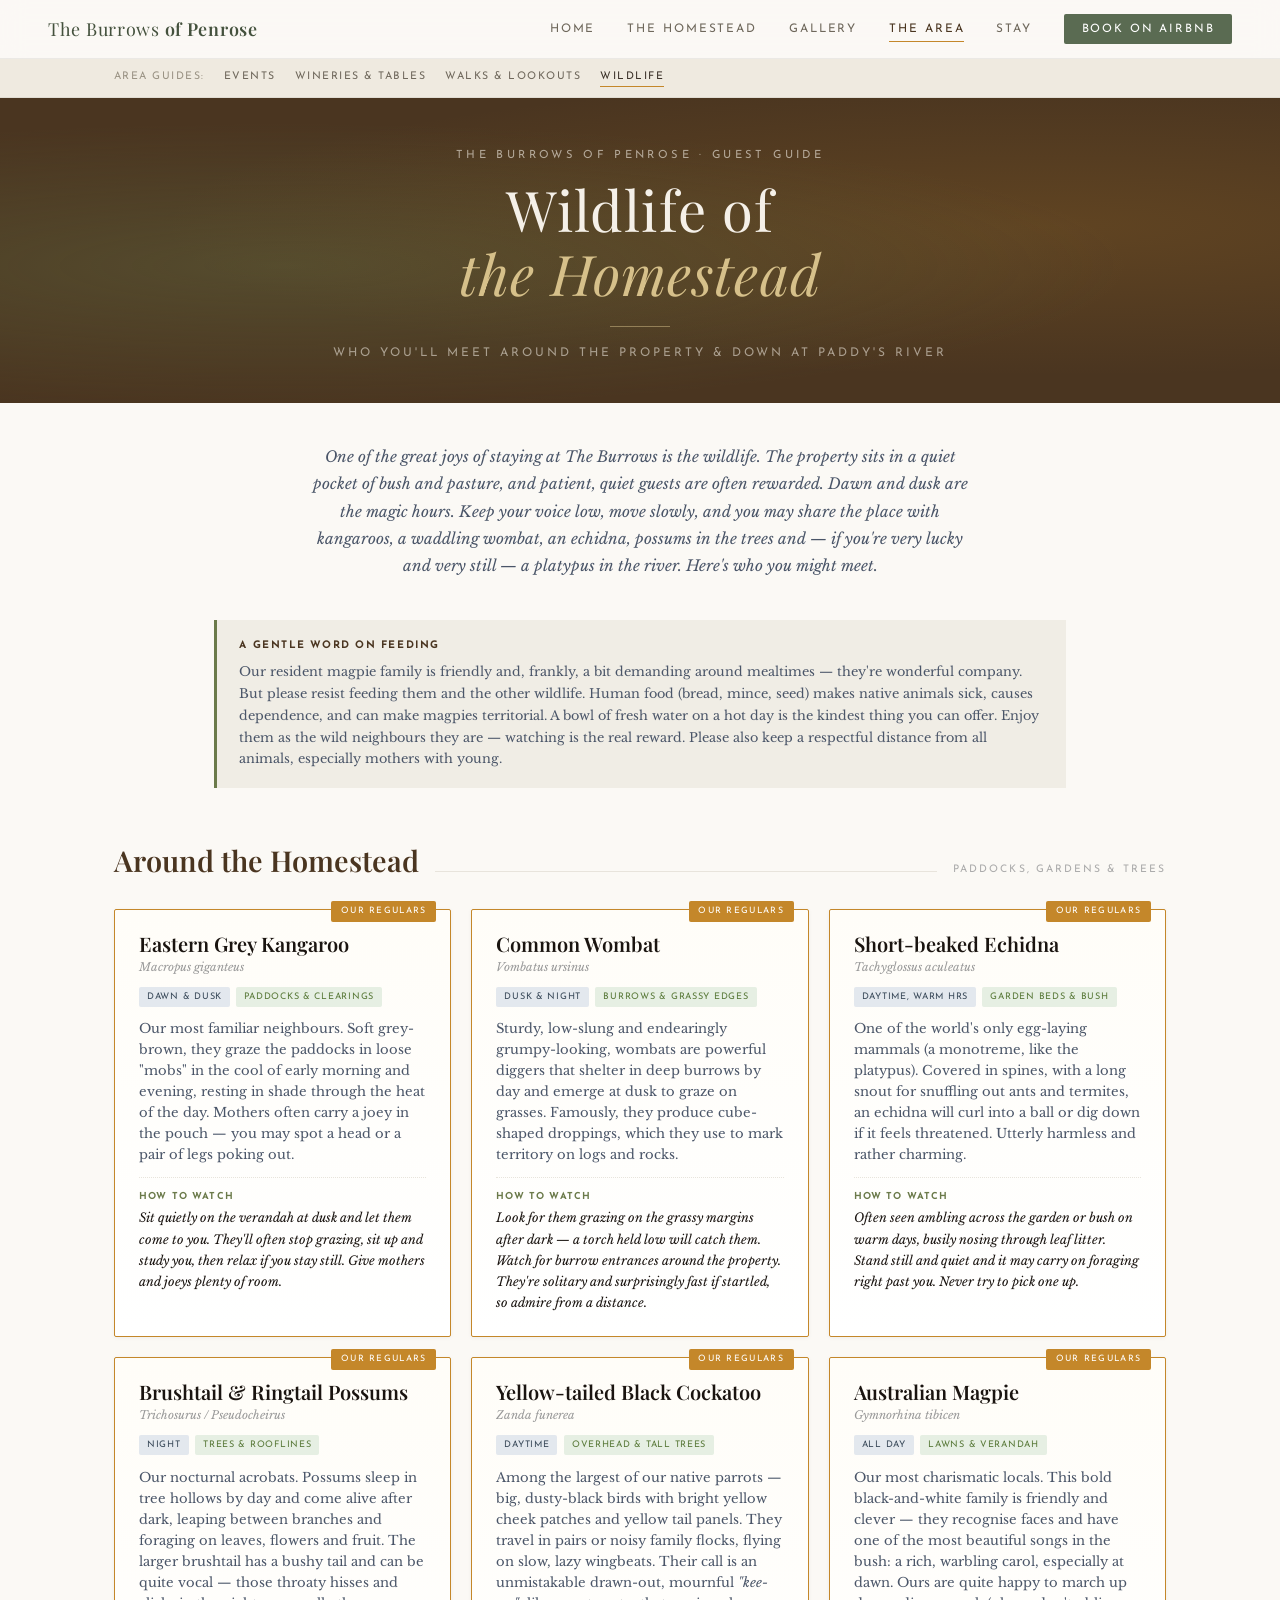
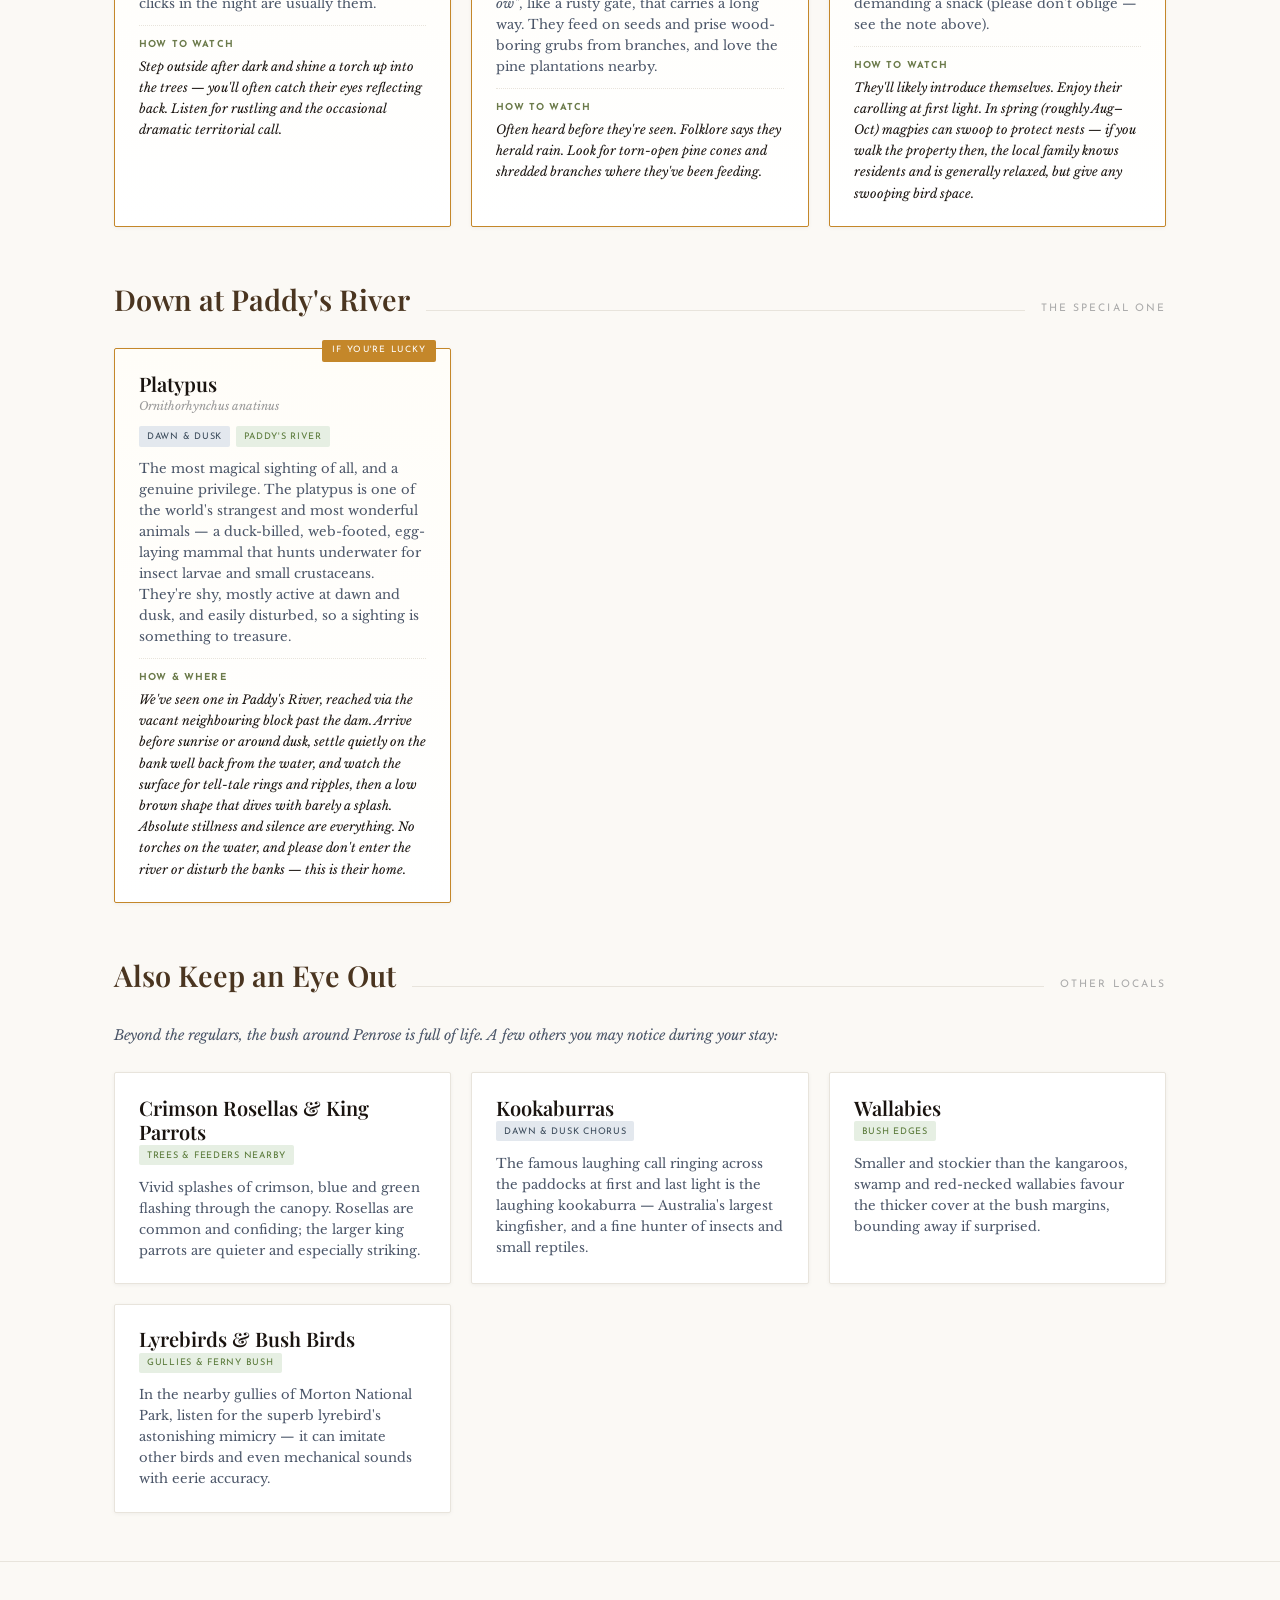
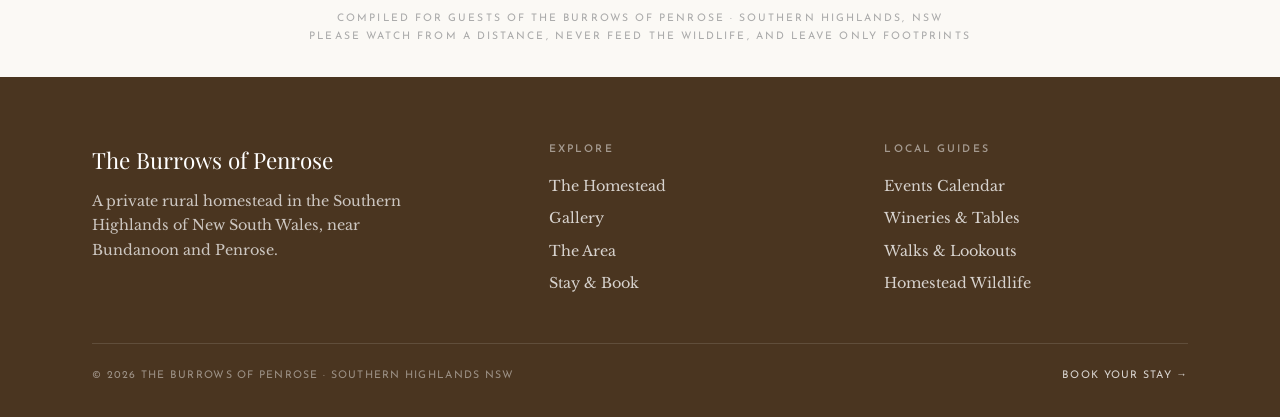
<file: guides/wildlife.html>
<!DOCTYPE html>
<html lang="en">
<head>
<meta charset="UTF-8">
<meta name="viewport" content="width=device-width, initial-scale=1.0">
<title>Wildlife of the Homestead — Southern Highlands Guide · The Burrows of Penrose</title>
<link href="https://fonts.googleapis.com/css2?family=Playfair+Display:ital,wght@0,400;0,600;1,400&family=Libre+Baskerville:ital@0;1&family=Josefin+Sans:wght@300;400;600&display=swap" rel="stylesheet">
<link rel="stylesheet" href="../css/site.css">
<style>
  :root {
    --ink: #1a1410;
    --parchment: #f5f0e8;
    --cream: #faf7f2;
    --bark: #4a3520;
    --gum: #6b7a4a;
    --moss: #5a7a3a;
    --amber: #c4872a;
    --rust: #8b3a2a;
    --slate: #4a5568;
    --mist: #e8e4dc;
    --dusk: #3a4a5a;
  }

  * { margin: 0; padding: 0; box-sizing: border-box; }

  body {
    background: var(--cream);
    color: var(--ink);
    font-family: 'Libre Baskerville', Georgia, serif;
    line-height: 1.6;
  }

  .header {
    background: var(--bark);
    color: var(--parchment);
    text-align: center;
    padding: 3rem 2rem 2.5rem;
    position: relative;
    overflow: hidden;
  }

  .header::before {
    content: '';
    position: absolute;
    inset: 0;
    background:
      radial-gradient(ellipse at 22% 55%, rgba(107,122,74,0.32) 0%, transparent 60%),
      radial-gradient(ellipse at 82% 42%, rgba(196,135,42,0.18) 0%, transparent 60%);
  }

  .header-inner { position: relative; z-index: 1; }

  .header-eyebrow {
    font-family: 'Josefin Sans', sans-serif;
    font-size: 0.7rem;
    letter-spacing: 0.3em;
    text-transform: uppercase;
    color: rgba(245,240,232,0.6);
    margin-bottom: 0.75rem;
  }

  .header h1 {
    font-family: 'Playfair Display', Georgia, serif;
    font-size: clamp(2rem, 5vw, 3.5rem);
    font-weight: 400;
    letter-spacing: 0.02em;
    line-height: 1.15;
  }

  .header h1 em { font-style: italic; color: #d6c08a; }

  .header-sub {
    font-family: 'Josefin Sans', sans-serif;
    font-size: 0.75rem;
    letter-spacing: 0.25em;
    text-transform: uppercase;
    color: rgba(245,240,232,0.55);
    margin-top: 1rem;
  }

  .header-rule {
    width: 60px;
    height: 1px;
    background: rgba(214,192,138,0.5);
    margin: 1.25rem auto 0;
  }

  .intro {
    max-width: 720px;
    margin: 2.5rem auto;
    padding: 0 2rem;
    text-align: center;
    font-size: 0.95rem;
    color: var(--slate);
    font-style: italic;
    line-height: 1.8;
  }

  .notes {
    max-width: 900px;
    margin: 0 auto 1rem;
    padding: 0 1.5rem;
  }

  .notes-card {
    background: #f0ede5;
    border-left: 3px solid var(--gum);
    padding: 1.1rem 1.4rem;
    font-size: 0.8rem;
    color: var(--slate);
    line-height: 1.7;
  }

  .notes-card strong {
    font-family: 'Josefin Sans', sans-serif;
    font-size: 0.65rem;
    letter-spacing: 0.15em;
    text-transform: uppercase;
    color: var(--bark);
    display: block;
    margin-bottom: 0.4rem;
  }

  .section {
    max-width: 1100px;
    margin: 0 auto;
    padding: 0 1.5rem;
  }

  .section-head {
    display: flex;
    align-items: baseline;
    gap: 1rem;
    margin: 3rem 0 1.5rem;
  }

  .section-head h2 {
    font-family: 'Playfair Display', Georgia, serif;
    font-size: 1.8rem;
    font-weight: 600;
    color: var(--bark);
    white-space: nowrap;
  }

  .section-head .line { flex: 1; height: 1px; background: var(--mist); }

  .section-head .count {
    font-family: 'Josefin Sans', sans-serif;
    font-size: 0.65rem;
    letter-spacing: 0.2em;
    text-transform: uppercase;
    color: #aaa;
  }

  .grid {
    display: grid;
    grid-template-columns: repeat(auto-fill, minmax(330px, 1fr));
    gap: 1.25rem;
    margin-bottom: 1rem;
  }

  .card {
    background: white;
    border: 1px solid var(--mist);
    border-radius: 2px;
    padding: 1.4rem 1.5rem;
    box-shadow: 0 1px 4px rgba(0,0,0,0.05);
    transition: box-shadow 0.2s ease, transform 0.2s ease;
    position: relative;
  }

  .card:hover { box-shadow: 0 5px 18px rgba(0,0,0,0.1); transform: translateY(-2px); }

  .card.star {
    border: 1px solid var(--amber);
    background: linear-gradient(180deg, #fffdf8 0%, white 100%);
  }

  .star-badge {
    position: absolute;
    top: -9px;
    right: 14px;
    background: var(--amber);
    color: white;
    font-family: 'Josefin Sans', sans-serif;
    font-size: 0.55rem;
    letter-spacing: 0.15em;
    text-transform: uppercase;
    padding: 0.2rem 0.6rem;
    border-radius: 2px;
  }

  .card-name {
    font-family: 'Playfair Display', Georgia, serif;
    font-size: 1.25rem;
    font-weight: 600;
    color: var(--ink);
    line-height: 1.2;
    margin-bottom: 0.1rem;
  }

  .card-latin {
    font-style: italic;
    font-size: 0.72rem;
    color: #999;
    margin-bottom: 0.6rem;
  }

  .card-meta {
    display: flex;
    flex-wrap: wrap;
    gap: 0.4rem;
    margin-bottom: 0.7rem;
  }

  .pill {
    font-family: 'Josefin Sans', sans-serif;
    font-size: 0.57rem;
    letter-spacing: 0.08em;
    text-transform: uppercase;
    padding: 0.15rem 0.5rem;
    border-radius: 2px;
    background: var(--mist);
    color: var(--slate);
  }

  .pill.time { background: #e3e8ee; color: var(--dusk); }
  .pill.where { background: #e6efe3; color: var(--moss); }

  .card-desc {
    font-size: 0.82rem;
    color: var(--slate);
    line-height: 1.6;
  }

  .card-spot {
    font-size: 0.78rem;
    color: var(--ink);
    margin-top: 0.7rem;
    padding-top: 0.7rem;
    border-top: 1px dotted var(--mist);
    font-style: italic;
  }

  .card-spot strong {
    font-family: 'Josefin Sans', sans-serif;
    font-style: normal;
    font-size: 0.6rem;
    letter-spacing: 0.12em;
    text-transform: uppercase;
    color: var(--gum);
    display: block;
    margin-bottom: 0.15rem;
  }

  .footer {
    text-align: center;
    padding: 3rem 2rem 2rem;
    margin-top: 3rem;
    font-family: 'Josefin Sans', sans-serif;
    font-size: 0.65rem;
    letter-spacing: 0.2em;
    text-transform: uppercase;
    color: #aaa;
    border-top: 1px solid var(--mist);
  }

  @media (max-width: 600px) {
    .grid { grid-template-columns: 1fr; }
    .section-head h2 { font-size: 1.4rem; }
  }

  @media print {
    body { background: white; }
    .card { break-inside: avoid; }
  }
</style>
</head>
<body class="page">

<nav class="site-nav" aria-label="Primary">
  <a class="site-nav__brand" href="../index.html">The Burrows <b>of Penrose</b></a>
  <button class="site-nav__toggle" aria-label="Menu" aria-expanded="false"><span></span><span></span><span></span></button>
  <ul class="site-nav__links">
    <li><a href="../index.html">Home</a></li>
    <li><a href="../about.html">The Homestead</a></li>
    <li><a href="../gallery.html">Gallery</a></li>
    <li><a href="../area.html" class="is-active">The Area</a></li>
    <li><a href="../book.html">Stay</a></li>
    <li><a class="site-nav__book" href="https://www.airbnb.com.au/rooms/50922948" target="_blank" rel="noopener">Book on Airbnb</a></li>
  </ul>
</nav>
<!-- guide sub-nav: move between the four area guides -->
<div style="background:var(--oat,#efeae0);border-bottom:1px solid rgba(58,49,40,.08);font-family:'Josefin Sans',sans-serif;">
  <div style="max-width:1100px;margin:0 auto;padding:.6rem clamp(1rem,4vw,1.5rem);display:flex;gap:1.2rem;flex-wrap:wrap;font-size:.66rem;letter-spacing:.14em;text-transform:uppercase;">
    <span style="color:#9a9384;">Area guides:</span>
    <a href="events.html" style="color:#6f685c;text-decoration:none;">Events</a>
    <a href="food-and-drink.html" style="color:#6f685c;text-decoration:none;">Wineries &amp; Tables</a>
    <a href="nature.html" style="color:#6f685c;text-decoration:none;">Walks &amp; Lookouts</a>
    <a href="wildlife.html" style="color:#3a3128;text-decoration:none;border-bottom:1px solid #c4872a;">Wildlife</a>
  </div>
</div>


<header class="header">
  <div class="header-inner">
    <div class="header-eyebrow">The Burrows of Penrose · Guest Guide</div>
    <h1>Wildlife of<br><em>the Homestead</em></h1>
    <div class="header-rule"></div>
    <div class="header-sub">Who You'll Meet Around the Property &amp; Down at Paddy's River</div>
  </div>
</header>

<p class="intro">
  One of the great joys of staying at The Burrows is the wildlife. The property sits in a quiet
  pocket of bush and pasture, and patient, quiet guests are often rewarded. Dawn and dusk are the
  magic hours. Keep your voice low, move slowly, and you may share the place with kangaroos, a
  waddling wombat, an echidna, possums in the trees and — if you're very lucky and very still —
  a platypus in the river. Here's who you might meet.
</p>

<div class="notes">
  <div class="notes-card">
    <strong>A gentle word on feeding</strong>
    Our resident magpie family is friendly and, frankly, a bit demanding around mealtimes — they're
    wonderful company. But please resist feeding them and the other wildlife. Human food (bread,
    mince, seed) makes native animals sick, causes dependence, and can make magpies territorial. A
    bowl of fresh water on a hot day is the kindest thing you can offer. Enjoy them as the wild
    neighbours they are — watching is the real reward. Please also keep a respectful distance from
    all animals, especially mothers with young.
  </div>
</div>

<!-- AROUND THE HOMESTEAD -->
<div class="section">
  <div class="section-head">
    <h2>Around the Homestead</h2>
    <span class="line"></span>
    <span class="count">Paddocks, gardens &amp; trees</span>
  </div>
  <div class="grid">

    <div class="card star">
      <span class="star-badge">Our Regulars</span>
      <div class="card-name">Eastern Grey Kangaroo</div>
      <div class="card-latin">Macropus giganteus</div>
      <div class="card-meta">
        <span class="pill time">Dawn &amp; dusk</span>
        <span class="pill where">Paddocks &amp; clearings</span>
      </div>
      <div class="card-desc">
        Our most familiar neighbours. Soft grey-brown, they graze the paddocks in loose "mobs" in the
        cool of early morning and evening, resting in shade through the heat of the day. Mothers often
        carry a joey in the pouch — you may spot a head or a pair of legs poking out.
      </div>
      <div class="card-spot">
        <strong>How to watch</strong>
        Sit quietly on the verandah at dusk and let them come to you. They'll often stop grazing,
        sit up and study you, then relax if you stay still. Give mothers and joeys plenty of room.
      </div>
    </div>

    <div class="card star">
      <span class="star-badge">Our Regulars</span>
      <div class="card-name">Common Wombat</div>
      <div class="card-latin">Vombatus ursinus</div>
      <div class="card-meta">
        <span class="pill time">Dusk &amp; night</span>
        <span class="pill where">Burrows &amp; grassy edges</span>
      </div>
      <div class="card-desc">
        Sturdy, low-slung and endearingly grumpy-looking, wombats are powerful diggers that shelter
        in deep burrows by day and emerge at dusk to graze on grasses. Famously, they produce
        cube-shaped droppings, which they use to mark territory on logs and rocks.
      </div>
      <div class="card-spot">
        <strong>How to watch</strong>
        Look for them grazing on the grassy margins after dark — a torch held low will catch them.
        Watch for burrow entrances around the property. They're solitary and surprisingly fast if
        startled, so admire from a distance.
      </div>
    </div>

    <div class="card star">
      <span class="star-badge">Our Regulars</span>
      <div class="card-name">Short-beaked Echidna</div>
      <div class="card-latin">Tachyglossus aculeatus</div>
      <div class="card-meta">
        <span class="pill time">Daytime, warm hrs</span>
        <span class="pill where">Garden beds &amp; bush</span>
      </div>
      <div class="card-desc">
        One of the world's only egg-laying mammals (a monotreme, like the platypus). Covered in
        spines, with a long snout for snuffling out ants and termites, an echidna will curl into a
        ball or dig down if it feels threatened. Utterly harmless and rather charming.
      </div>
      <div class="card-spot">
        <strong>How to watch</strong>
        Often seen ambling across the garden or bush on warm days, busily nosing through leaf litter.
        Stand still and quiet and it may carry on foraging right past you. Never try to pick one up.
      </div>
    </div>

    <div class="card star">
      <span class="star-badge">Our Regulars</span>
      <div class="card-name">Brushtail &amp; Ringtail Possums</div>
      <div class="card-latin">Trichosurus / Pseudocheirus</div>
      <div class="card-meta">
        <span class="pill time">Night</span>
        <span class="pill where">Trees &amp; rooflines</span>
      </div>
      <div class="card-desc">
        Our nocturnal acrobats. Possums sleep in tree hollows by day and come alive after dark,
        leaping between branches and foraging on leaves, flowers and fruit. The larger brushtail has
        a bushy tail and can be quite vocal — those throaty hisses and clicks in the night are
        usually them.
      </div>
      <div class="card-spot">
        <strong>How to watch</strong>
        Step outside after dark and shine a torch up into the trees — you'll often catch their eyes
        reflecting back. Listen for rustling and the occasional dramatic territorial call.
      </div>
    </div>

    <div class="card star">
      <span class="star-badge">Our Regulars</span>
      <div class="card-name">Yellow-tailed Black Cockatoo</div>
      <div class="card-latin">Zanda funerea</div>
      <div class="card-meta">
        <span class="pill time">Daytime</span>
        <span class="pill where">Overhead &amp; tall trees</span>
      </div>
      <div class="card-desc">
        Among the largest of our native parrots — big, dusty-black birds with bright yellow cheek
        patches and yellow tail panels. They travel in pairs or noisy family flocks, flying on slow,
        lazy wingbeats. Their call is an unmistakable drawn-out, mournful <em>"kee-ow"</em>, like a
        rusty gate, that carries a long way. They feed on seeds and prise wood-boring grubs from
        branches, and love the pine plantations nearby.
      </div>
      <div class="card-spot">
        <strong>How to watch</strong>
        Often heard before they're seen. Folklore says they herald rain. Look for torn-open pine
        cones and shredded branches where they've been feeding.
      </div>
    </div>

    <div class="card star">
      <span class="star-badge">Our Regulars</span>
      <div class="card-name">Australian Magpie</div>
      <div class="card-latin">Gymnorhina tibicen</div>
      <div class="card-meta">
        <span class="pill time">All day</span>
        <span class="pill where">Lawns &amp; verandah</span>
      </div>
      <div class="card-desc">
        Our most charismatic locals. This bold black-and-white family is friendly and clever — they
        recognise faces and have one of the most beautiful songs in the bush: a rich, warbling
        carol, especially at dawn. Ours are quite happy to march up demanding a snack (please don't
        oblige — see the note above).
      </div>
      <div class="card-spot">
        <strong>How to watch</strong>
        They'll likely introduce themselves. Enjoy their carolling at first light. In spring (roughly
        Aug–Oct) magpies can swoop to protect nests — if you walk the property then, the local
        family knows residents and is generally relaxed, but give any swooping bird space.
      </div>
    </div>

  </div>
</div>

<!-- DOWN AT THE RIVER -->
<div class="section">
  <div class="section-head">
    <h2>Down at Paddy's River</h2>
    <span class="line"></span>
    <span class="count">The special one</span>
  </div>
  <div class="grid">

    <div class="card star">
      <span class="star-badge">If You're Lucky</span>
      <div class="card-name">Platypus</div>
      <div class="card-latin">Ornithorhynchus anatinus</div>
      <div class="card-meta">
        <span class="pill time">Dawn &amp; dusk</span>
        <span class="pill where">Paddy's River</span>
      </div>
      <div class="card-desc">
        The most magical sighting of all, and a genuine privilege. The platypus is one of the world's
        strangest and most wonderful animals — a duck-billed, web-footed, egg-laying mammal that
        hunts underwater for insect larvae and small crustaceans. They're shy, mostly active at dawn
        and dusk, and easily disturbed, so a sighting is something to treasure.
      </div>
      <div class="card-spot">
        <strong>How &amp; where</strong>
        We've seen one in Paddy's River, reached via the vacant neighbouring block past the dam.
        Arrive before sunrise or around dusk, settle quietly on the bank well back from the water,
        and watch the surface for tell-tale rings and ripples, then a low brown shape that dives with
        barely a splash. Absolute stillness and silence are everything. No torches on the water, and
        please don't enter the river or disturb the banks — this is their home.
      </div>
    </div>

  </div>
</div>

<!-- ALSO KEEP AN EYE OUT -->
<div class="section">
  <div class="section-head">
    <h2>Also Keep an Eye Out</h2>
    <span class="line"></span>
    <span class="count">Other locals</span>
  </div>
  <p class="section-intro" style="font-style:italic; color:var(--slate); font-size:0.88rem; margin-bottom:1.5rem;">
    Beyond the regulars, the bush around Penrose is full of life. A few others you may notice during
    your stay:
  </p>
  <div class="grid">

    <div class="card">
      <div class="card-name">Crimson Rosellas &amp; King Parrots</div>
      <div class="card-meta"><span class="pill where">Trees &amp; feeders nearby</span></div>
      <div class="card-desc">
        Vivid splashes of crimson, blue and green flashing through the canopy. Rosellas are common
        and confiding; the larger king parrots are quieter and especially striking.
      </div>
    </div>

    <div class="card">
      <div class="card-name">Kookaburras</div>
      <div class="card-meta"><span class="pill time">Dawn &amp; dusk chorus</span></div>
      <div class="card-desc">
        The famous laughing call ringing across the paddocks at first and last light is the
        laughing kookaburra — Australia's largest kingfisher, and a fine hunter of insects and small
        reptiles.
      </div>
    </div>

    <div class="card">
      <div class="card-name">Wallabies</div>
      <div class="card-meta"><span class="pill where">Bush edges</span></div>
      <div class="card-desc">
        Smaller and stockier than the kangaroos, swamp and red-necked wallabies favour the thicker
        cover at the bush margins, bounding away if surprised.
      </div>
    </div>

    <div class="card">
      <div class="card-name">Lyrebirds &amp; Bush Birds</div>
      <div class="card-meta"><span class="pill where">Gullies &amp; ferny bush</span></div>
      <div class="card-desc">
        In the nearby gullies of Morton National Park, listen for the superb lyrebird's astonishing
        mimicry — it can imitate other birds and even mechanical sounds with eerie accuracy.
      </div>
    </div>

  </div>
</div>

<div class="footer">
  Compiled for guests of The Burrows of Penrose · Southern Highlands, NSW<br>
  Please watch from a distance, never feed the wildlife, and leave only footprints
</div>


<footer class="site-footer">
  <div class="wrap" style="max-width:1160px;margin:0 auto;padding:0 clamp(1.1rem,4vw,2rem);">
    <div class="site-footer__grid">
      <div>
        <div class="site-footer__brand">The Burrows of Penrose</div>
        <p>A private rural homestead in the Southern Highlands of New South Wales, near Bundanoon and Penrose.</p>
      </div>
      <div>
        <h4>Explore</h4>
        <ul>
          <li><a href="../about.html">The Homestead</a></li>
          <li><a href="../gallery.html">Gallery</a></li>
          <li><a href="../area.html">The Area</a></li>
          <li><a href="../book.html">Stay &amp; Book</a></li>
        </ul>
      </div>
      <div>
        <h4>Local Guides</h4>
        <ul>
          <li><a href="events.html">Events Calendar</a></li>
          <li><a href="food-and-drink.html">Wineries &amp; Tables</a></li>
          <li><a href="nature.html">Walks &amp; Lookouts</a></li>
          <li><a href="wildlife.html">Homestead Wildlife</a></li>
        </ul>
      </div>
    </div>
    <div class="site-footer__base">
      <span>&copy; 2026 The Burrows of Penrose &middot; Southern Highlands NSW</span>
      <span><a href="../book.html">Book your stay &rarr;</a></span>
    </div>
  </div>
</footer>
<script src="../js/site.js"></script>

</body>
</html>
</file>
<file: css/site.css>
/* =====================================================================
   The Burrows of Penrose — site stylesheet
   Shared across the main pages and the area guides.
   Site chrome is namespaced .site-* so it never collides with the
   guide-internal classes (.header, .section, .card, .footer).
   ===================================================================== */

:root {
  --paper:    #fbf9f5;  /* warm off-white base            */
  --oat:      #efeae0;  /* soft section tint              */
  --sand:     #e4ddcf;  /* deeper neutral / borders       */
  --eucalypt: #5a6b52;  /* muted sage-green — brand        */
  --eucalypt-deep: #44513d;
  --bark:     #3a3128;  /* warm near-black text           */
  --stone:    #6f685c;  /* secondary text                 */
  --amber:    #c4872a;  /* accent / booking (from guides) */
  --amber-deep: #a06d1f;
}

/* ---------- base (main pages; guides override via their own inline <style>) */
.page * { margin: 0; padding: 0; box-sizing: border-box; }

.page {
  background: var(--paper);
  color: var(--bark);
  font-family: 'Libre Baskerville', Georgia, serif;
  line-height: 1.7;
  -webkit-font-smoothing: antialiased;
}

.page img { display: block; max-width: 100%; }

.page a { color: var(--eucalypt-deep); text-decoration: none; }
.page a:hover { color: var(--amber-deep); }

.eyebrow {
  font-family: 'Josefin Sans', sans-serif;
  font-size: 0.68rem;
  letter-spacing: 0.32em;
  text-transform: uppercase;
  color: var(--eucalypt);
  font-weight: 600;
}

/* =====================================================================
   SITE NAV  (sticky frosted bar — works over photos and guide headers)
   ===================================================================== */
.site-nav {
  position: sticky;
  top: 0;
  z-index: 100;
  display: flex;
  align-items: center;
  justify-content: space-between;
  padding: 0.85rem clamp(1.1rem, 4vw, 3rem);
  background: rgba(251, 249, 245, 0.86);
  backdrop-filter: blur(12px);
  -webkit-backdrop-filter: blur(12px);
  border-bottom: 1px solid rgba(58, 49, 40, 0.08);
  font-family: 'Josefin Sans', sans-serif;
}

.site-nav__brand {
  font-family: 'Playfair Display', Georgia, serif;
  font-size: 1.12rem;
  letter-spacing: 0.04em;
  color: var(--bark);
  white-space: nowrap;
}
.site-nav__brand:hover { color: var(--bark); }
.site-nav__brand b { font-weight: 600; }

.site-nav__links {
  display: flex;
  align-items: center;
  gap: clamp(1rem, 2.5vw, 2.1rem);
  list-style: none;
}
.site-nav__links a {
  font-size: 0.74rem;
  letter-spacing: 0.16em;
  text-transform: uppercase;
  color: var(--stone);
  padding: 0.3rem 0;
  position: relative;
}
.site-nav__links a:hover { color: var(--bark); }
.site-nav__links a.is-active { color: var(--bark); }
.site-nav__links a.is-active::after {
  content: '';
  position: absolute;
  left: 0; right: 0; bottom: -2px;
  height: 1px;
  background: var(--amber);
}

.site-nav__book {
  font-size: 0.72rem !important;
  letter-spacing: 0.14em;
  text-transform: uppercase;
  color: #fff !important;
  background: var(--eucalypt);
  padding: 0.55rem 1.1rem !important;
  border-radius: 2px;
  transition: background 0.2s ease;
}
.site-nav__book:hover { background: var(--eucalypt-deep); color:#fff !important; }
.site-nav__book::after { display:none !important; }

.site-nav__toggle {
  display: none;
  background: none;
  border: 0;
  cursor: pointer;
  width: 28px; height: 22px;
  position: relative;
}
.site-nav__toggle span {
  position: absolute; left: 0; right: 0; height: 1.5px;
  background: var(--bark); transition: transform .25s ease, opacity .25s ease;
}
.site-nav__toggle span:nth-child(1){ top: 2px; }
.site-nav__toggle span:nth-child(2){ top: 10px; }
.site-nav__toggle span:nth-child(3){ top: 18px; }

@media (max-width: 820px) {
  .site-nav__toggle { display: block; }
  .site-nav__links {
    position: fixed;
    inset: 56px 0 auto 0;
    flex-direction: column;
    align-items: flex-start;
    gap: 0;
    background: var(--paper);
    border-bottom: 1px solid var(--sand);
    padding: 0.5rem clamp(1.1rem, 4vw, 3rem) 1.2rem;
    transform: translateY(-130%);
    transition: transform 0.3s ease;
    box-shadow: 0 12px 24px rgba(0,0,0,0.06);
  }
  .site-nav.is-open .site-nav__links { transform: translateY(0); }
  .site-nav__links li { width: 100%; }
  .site-nav__links a { display: block; padding: 0.85rem 0; font-size: 0.82rem; }
  .site-nav__links a.is-active::after { display: none; }
  .site-nav__book { margin-top: 0.6rem; display: inline-block; }
  .site-nav.is-open .site-nav__toggle span:nth-child(1){ transform: translateY(8px) rotate(45deg); }
  .site-nav.is-open .site-nav__toggle span:nth-child(2){ opacity: 0; }
  .site-nav.is-open .site-nav__toggle span:nth-child(3){ transform: translateY(-8px) rotate(-45deg); }
}

/* =====================================================================
   LAYOUT HELPERS
   ===================================================================== */
.wrap { max-width: 1160px; margin: 0 auto; padding: 0 clamp(1.1rem, 4vw, 2rem); }
.wrap--narrow { max-width: 780px; }

.section-pad { padding: clamp(3.5rem, 8vw, 6.5rem) 0; }
.section-pad--sm { padding: clamp(2.5rem, 5vw, 4rem) 0; }
.tint { background: var(--oat); }

.h-display {
  font-family: 'Playfair Display', Georgia, serif;
  font-weight: 400;
  line-height: 1.12;
  letter-spacing: 0.01em;
  color: var(--bark);
}
.lede { font-size: 1.08rem; color: var(--stone); line-height: 1.85; }

/* =====================================================================
   HERO (home)
   ===================================================================== */
.hero {
  position: relative;
  min-height: clamp(78vh, 80vh, 860px);
  display: flex;
  align-items: flex-end;
  color: #fff;
  overflow: hidden;
}
.hero__img {
  position: absolute; inset: 0;
  width: 100%; height: 100%; object-fit: cover;
  z-index: -2;
}
.hero::after {
  content: '';
  position: absolute; inset: 0; z-index: -1;
  background: linear-gradient(180deg, rgba(40,40,35,0.28) 0%, rgba(30,32,26,0.10) 38%, rgba(30,32,26,0.78) 75%, rgba(20,22,18,0.88) 100%);
}
.hero__inner { padding: 0 0 clamp(2.5rem, 6vw, 4.5rem); }
.hero .eyebrow { color: rgba(255,255,255,0.82); }
.hero h1 {
  font-family: 'Playfair Display', Georgia, serif;
  font-weight: 400;
  font-size: clamp(2.6rem, 7vw, 5.2rem);
  line-height: 1.05;
  margin: 0.6rem 0 0.5rem;
  text-shadow: 0 2px 30px rgba(0,0,0,0.25);
}
.hero h1 em { font-style: italic; }
.hero__sub {
  font-size: clamp(1rem, 2.2vw, 1.25rem);
  max-width: 36ch;
  color: rgba(255,255,255,0.92);
  margin-bottom: 1.6rem;
}

/* =====================================================================
   BUTTONS
   ===================================================================== */
.btn {
  display: inline-block;
  font-family: 'Josefin Sans', sans-serif;
  font-size: 0.78rem;
  letter-spacing: 0.16em;
  text-transform: uppercase;
  padding: 0.95rem 1.9rem;
  border-radius: 2px;
  transition: background 0.2s ease, color 0.2s ease, border-color 0.2s ease;
  cursor: pointer;
  border: 1px solid transparent;
}
.btn--primary { background: var(--amber); color: #fff !important; }
.btn--primary:hover { background: var(--amber-deep); color: #fff !important; }
.btn--ghost { background: rgba(0,0,0,0.25); color: #fff !important; border-color: rgba(255,255,255,0.85); }
.btn--ghost:hover { background: rgba(0,0,0,0.45); color: #fff !important; }
.btn--dark { background: var(--eucalypt); color: #fff !important; }
.btn--dark:hover { background: var(--eucalypt-deep); color: #fff !important; }

/* =====================================================================
   SPLIT (image + text)
   ===================================================================== */
.split {
  display: grid;
  grid-template-columns: 1fr 1fr;
  gap: clamp(1.5rem, 5vw, 4rem);
  align-items: center;
}
.split--flip .split__media { order: 2; }
.split__media img { width: 100%; height: 100%; object-fit: cover; border-radius: 2px; aspect-ratio: 4/3; }
.split h2 { font-size: clamp(1.8rem, 4vw, 2.6rem); margin-bottom: 1rem; }
.split p { color: var(--stone); margin-bottom: 1rem; }
@media (max-width: 760px) {
  .split { grid-template-columns: 1fr; }
  .split--flip .split__media { order: 0; }
}

@media (max-width: 600px) {
  .hero .btn,
  .cta .btn {
    display: block;
    text-align: center;
    margin-left: 0 !important;
    width: 100%;
  }
  .hero .btn + .btn,
  .cta .btn + .btn { margin-top: 0.75rem; }
  .hero__inner { padding-left: 1.4rem; padding-right: 1.4rem; }
}

/* =====================================================================
   FEATURE GRID (what guests love)
   ===================================================================== */
.section-label {
  text-align: center;
  margin-bottom: clamp(2rem, 4vw, 3rem);
}
.section-label h2 {
  font-size: clamp(1.9rem, 4vw, 2.8rem);
  margin-top: 0.5rem;
}
.features {
  display: grid;
  grid-template-columns: repeat(auto-fit, minmax(240px, 1fr));
  gap: clamp(1.2rem, 3vw, 2.2rem);
}
.feature { text-align: left; }
.feature__header {
  display: flex;
  align-items: center;
  gap: 0.75rem;
  margin-bottom: 0.5rem;
}
.feature__icon {
  width: 28px; height: 28px; flex-shrink: 0;
  color: var(--eucalypt);
}
.feature h3 {
  font-family: 'Playfair Display', Georgia, serif;
  font-weight: 600;
  font-size: 1.18rem;
  margin-bottom: 0;
}
.feature p { color: var(--stone); font-size: 0.92rem; }

/* quick facts strip */
.facts {
  display: flex;
  flex-wrap: wrap;
  justify-content: center;
  gap: clamp(1.5rem, 5vw, 4rem);
  text-align: center;
}
.fact .n {
  font-family: 'Playfair Display', Georgia, serif;
  font-size: clamp(2rem, 5vw, 3rem);
  color: var(--eucalypt);
  display: block;
  line-height: 1;
}
.fact .l {
  font-family: 'Josefin Sans', sans-serif;
  font-size: 0.66rem;
  letter-spacing: 0.2em;
  text-transform: uppercase;
  color: var(--stone);
  margin-top: 0.5rem;
}

/* =====================================================================
   FULL-BLEED IMAGE BAND
   ===================================================================== */
.band {
  position: relative;
  height: clamp(320px, 48vw, 560px);
  display: flex; align-items: center; justify-content: center;
  text-align: center; color: #fff; overflow: hidden;
}
.band img { position: absolute; inset: 0; width: 100%; height: 100%; object-fit: cover; z-index: -2; }
.band::after { content:''; position:absolute; inset:0; z-index:-1; background: rgba(35,37,30,0.42); }
.band__quote {
  font-family: 'Playfair Display', Georgia, serif;
  font-style: italic;
  font-size: clamp(1.4rem, 3.5vw, 2.3rem);
  max-width: 24ch;
  line-height: 1.35;
  text-shadow: 0 2px 24px rgba(0,0,0,0.3);
}

/* =====================================================================
   AREA GUIDE CARDS (links to the four guides)
   ===================================================================== */
.guide-grid {
  display: grid;
  grid-template-columns: repeat(auto-fit, minmax(250px, 1fr));
  gap: clamp(1rem, 2.5vw, 1.6rem);
}
.guide-card,
.guide-card:hover {
  color: #fff !important;
}
.guide-card {
  display: block;
  border-radius: 2px;
  overflow: hidden;
  color: #fff;
  min-height: 230px;
  position: relative;
  padding: 1.6rem;
  display: flex;
  flex-direction: column;
  justify-content: flex-end;
  transition: transform 0.25s ease, box-shadow 0.25s ease;
}
.guide-card:hover { transform: translateY(-4px); box-shadow: 0 16px 32px rgba(0,0,0,0.16); color:#fff; }
.guide-card::after {
  content:''; position:absolute; inset:0; z-index:0;
  background: linear-gradient(180deg, rgba(0,0,0,0.10), rgba(0,0,0,0.65));
}
.guide-card > * { position: relative; z-index: 1; }
.guide-card.gc-events   { background: #2d4a2a; }
.guide-card.gc-food     { background: #5e2233; }
.guide-card.gc-nature   { background: #1e3a2f; }
.guide-card.gc-wildlife { background: #4a3520; }
.guide-card .gc-eyebrow {
  font-family: 'Josefin Sans', sans-serif;
  font-size: 0.62rem; letter-spacing: 0.2em; text-transform: uppercase;
  opacity: 0.95; margin-bottom: 0.4rem;
}
.guide-card h3 {
  font-family: 'Playfair Display', Georgia, serif;
  font-weight: 600; font-size: 1.4rem; line-height: 1.15; margin-bottom: 0.4rem;
}
.guide-card p { font-size: 0.85rem; opacity: 0.9; }
.guide-card .gc-go {
  font-family: 'Josefin Sans', sans-serif;
  font-size: 0.68rem; letter-spacing: 0.14em; text-transform: uppercase;
  margin-top: 0.9rem;
}

/* =====================================================================
   GALLERY
   ===================================================================== */
.gallery-grid {
  columns: 3 280px;
  column-gap: 14px;
}
.gallery-grid figure { break-inside: avoid; margin: 0 0 14px; }
.gallery-grid img {
  width: 100%; border-radius: 2px;
  transition: filter 0.25s ease, transform 0.25s ease;
}
.gallery-grid img:hover { filter: brightness(1.04); }

/* =====================================================================
   BOOKING CALL-TO-ACTION
   ===================================================================== */
.cta {
  text-align: center;
  background: var(--eucalypt-deep);
  color: #fff;
}
.cta h2 { font-size: clamp(2rem, 5vw, 3rem); color: #fff; margin-bottom: 0.8rem; }
.cta p { color: rgba(255,255,255,0.85); max-width: 50ch; margin: 0 auto 1.8rem; }
.cta .eyebrow { color: rgba(255,255,255,0.7); }

/* fast-facts list (about / book) */
.deflist { list-style: none; }
.deflist li {
  display: flex; justify-content: space-between; gap: 1rem;
  padding: 0.7rem 0; border-bottom: 1px solid var(--sand);
  font-size: 0.95rem;
}
.deflist li span:first-child { color: var(--stone); font-family:'Josefin Sans',sans-serif; font-size:0.72rem; letter-spacing:0.12em; text-transform:uppercase; }
.deflist li span:last-child { text-align: right; }

/* =====================================================================
   SITE FOOTER
   ===================================================================== */
.site-footer {
  background: var(--bark);
  color: rgba(255,255,255,0.72);
  font-family: 'Libre Baskerville', Georgia, serif;
  padding: clamp(2.5rem, 5vw, 4rem) 0 2rem;
}
.site-footer a { color: rgba(255,255,255,0.78); }
.site-footer a:hover { color: #fff; }
.site-footer__grid {
  display: grid;
  grid-template-columns: 1.4fr 1fr 1fr;
  gap: 2rem;
  margin-bottom: 2.5rem;
}
.site-footer__brand {
  font-family: 'Playfair Display', Georgia, serif;
  font-size: 1.4rem; color: #fff; margin-bottom: 0.6rem;
}
.site-footer__brand + p { font-size: 0.9rem; max-width: 34ch; }
.site-footer h4 {
  font-family: 'Josefin Sans', sans-serif;
  font-size: 0.66rem; letter-spacing: 0.2em; text-transform: uppercase;
  color: rgba(255,255,255,0.5); margin-bottom: 0.9rem; font-weight: 600;
}
.site-footer ul { list-style: none; }
.site-footer li { margin-bottom: 0.5rem; font-size: 0.9rem; }
.site-footer__base {
  border-top: 1px solid rgba(255,255,255,0.12);
  padding-top: 1.4rem;
  display: flex; justify-content: space-between; flex-wrap: wrap; gap: 0.5rem;
  font-family: 'Josefin Sans', sans-serif;
  font-size: 0.66rem; letter-spacing: 0.12em; text-transform: uppercase;
  color: rgba(255,255,255,0.45);
}
.essentials-grid {
  display: grid;
  grid-template-columns: 1fr 1fr;
  gap: clamp(1.5rem, 5vw, 4rem);
  align-items: start;
}
@media (max-width: 640px) {
  .essentials-grid { grid-template-columns: 1fr; }
}

@media (max-width: 700px) {
  .site-footer__grid { grid-template-columns: 1fr; gap: 1.6rem; }
}

/* accessibility */
.page :focus-visible,
.site-nav :focus-visible { outline: 2px solid var(--amber); outline-offset: 3px; border-radius: 2px; }
@media (prefers-reduced-motion: reduce) {
  * { animation: none !important; transition: none !important; }
}

/* scroll reveal — visible by default (no-JS safe); animates only when JS is on */
.reveal { opacity: 1; transform: none; }
.js .reveal { opacity: 0; transform: translateY(18px); transition: opacity 0.7s ease, transform 0.7s ease; }
.js .reveal.in { opacity: 1; transform: none; }
</file>
